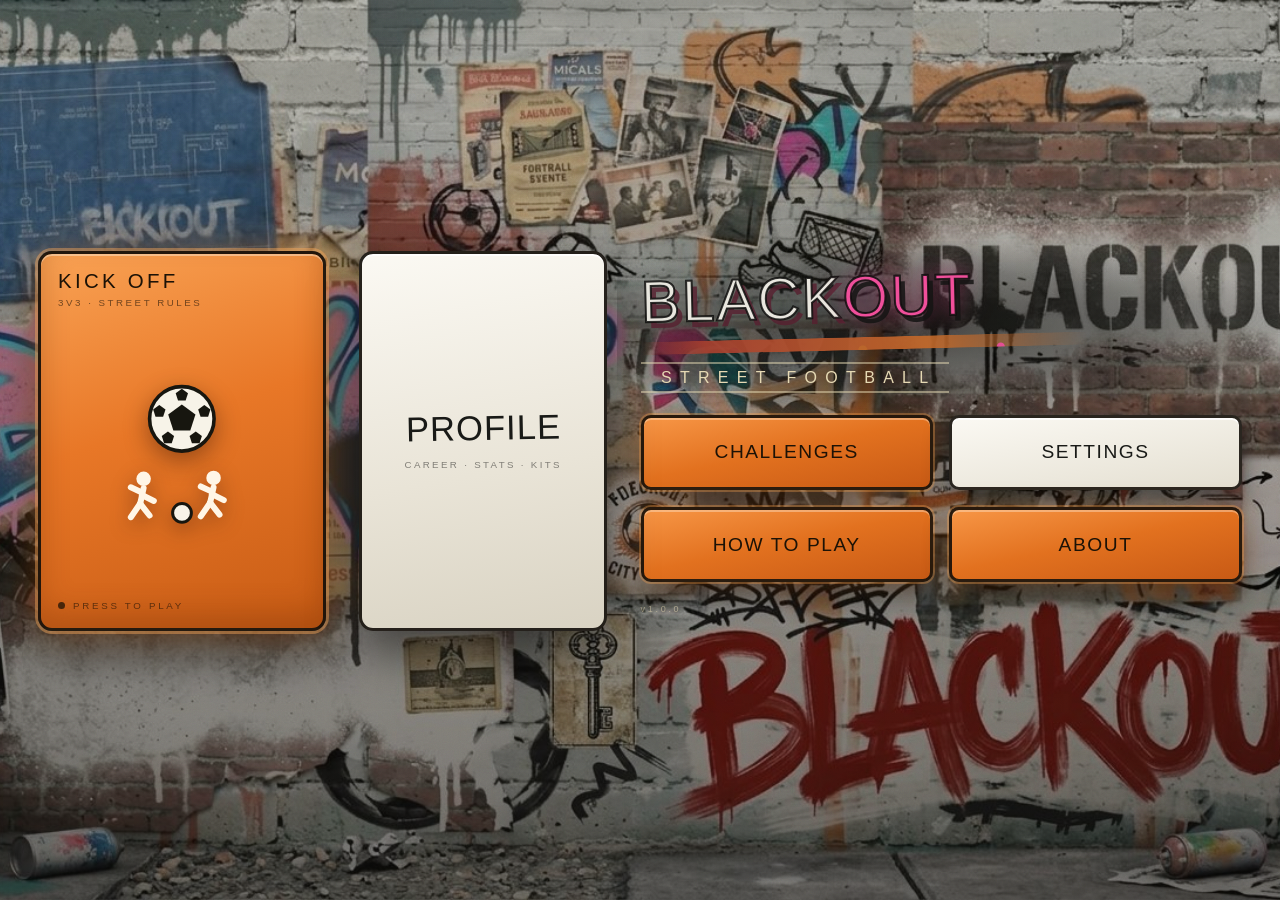
<file: index.html>
<!DOCTYPE html>
<html lang="en">
<head>
<meta charset="UTF-8" />
<meta name="viewport" content="width=device-width, initial-scale=1.0, maximum-scale=1.0, user-scalable=no, viewport-fit=cover" />
<meta name="mobile-web-app-capable" content="yes" />
<meta name="apple-mobile-web-app-capable" content="yes" />
<meta name="apple-mobile-web-app-status-bar-style" content="black-translucent" />
<meta name="theme-color" content="#141413" />
<meta name="description" content="BLACKOUT - 3V3 street football with goalkeepers" />
<title>BLACKOUT — Street Football</title>
<meta name="application-name" content="BLACKOUT" />
<link rel="stylesheet" href="css/style.css" />
<link rel="manifest" href="manifest.json" />
<link rel="icon" type="image/svg+xml" href="icons/icon-192.svg" />
<link rel="apple-touch-icon" href="icons/icon-192.svg" />
</head>
<body>
  <canvas id="game-canvas"></canvas>
  <div id="vignette"></div>
  <div id="flash"></div>

  <!-- mobile rotate-phone hint: shown ONLY while a match runs on a portrait-held
       device. Non-blocking by design (css): it never covers or intercepts the
       controls, so the joystick is reachable whatever way the phone is held. -->
  <div id="rotate-overlay" class="hidden">
    <div class="rot-box">
      <div class="rot-glyph">↻</div>
      <div class="rot-text">
        <div class="rot-title">ROTATE YOUR PHONE</div>
        <div class="rot-sub">hold your phone in landscape — the match runs that way</div>
      </div>
    </div>
  </div>

  <!-- ================= HUD ================= -->
  <div id="coin-chip" class="hidden"><span class="coin"></span><span id="coin-amnt">0</span></div>
  <button id="pause-btn" class="hidden" title="Pause">II</button>

  <div id="mode-chip" class="hidden"></div>

  <div id="scoreboard" class="hidden">
    <div class="team home">
      <span class="label" id="home-label">HOME</span>
      <span class="score" id="home-score">0</span>
    </div>
    <span class="vs">—</span>
    <div class="clock" id="clock">2:00</div>
    <span class="vs">—</span>
    <div class="team away">
      <span class="label" id="away-label">AWAY</span>
      <span class="score" id="away-score">0</span>
    </div>
  </div>

  <div id="announce"></div>
  <div id="aim-hint">TAP TO FIRE</div>
  <div id="toast" class="toast"></div>

  <!-- menu music: a small chip in the corner, only when the track changes -->
  <div id="now-playing">
    <span class="np-glyph" aria-hidden="true">♪</span>
    <span class="np-meta">
      <span class="np-label">NOW PLAYING</span>
      <span class="np-title"></span>
    </span>
  </div>

  <!-- bottom controls -->
  <div id="controls" class="hidden">
    <div id="joystick-zone"><div id="joy-base"><div id="joy-knob"></div></div></div>
    <div id="actions">
      <button id="btn-tackle">TACKLE</button>
      <button id="btn-shoot" class="primary">SHOOT</button>
      <button id="btn-sprint">SPRINT</button>
      <button id="btn-pass" class="primary">PASS</button>
      <button id="btn-switch">SWITCH</button>
    </div>
    <div id="special-wrap">
      <button id="special-btn"><div class="fill"></div><span class="lbl">SPECIAL</span></button>
      <div id="special-name"></div>
    </div>
  </div>

  <!-- ================= OVERLAYS ================= -->
  <!-- Main menu -->
  <div id="menu-overlay" class="overlay">
    <div class="panel menu-stage">
      <!-- LEFT: the primary action, the biggest thing on the screen -->
      <button id="btn-play" class="menu-kick menu-rise" type="button">
        <span class="mk-head">
          <span class="mk-label">KICK OFF</span>
          <span class="mk-sub">3V3 &middot; STREET RULES</span>
        </span>
        <span class="mk-art" aria-hidden="true">
          <svg class="mk-ball" viewBox="0 0 100 100" role="img" aria-hidden="true">
            <circle cx="50" cy="50" r="45" fill="#f7f3e8" stroke="#17160f" stroke-width="5"/>
            <g fill="#17160f">
              <path d="M50 30 L69 43.8 L61.8 66.2 L38.2 66.2 L31 43.8 Z"/>
              <path d="M50 8 L58.6 14.2 L55.3 24.3 L44.7 24.3 L41.4 14.2 Z"/>
              <path d="M89.9 37 L86.7 47.1 L76.1 47.1 L72.8 37 L81.4 30.8 Z"/>
              <path d="M74.7 84 L64.1 84 L60.8 73.9 L69.4 67.7 L78 73.9 Z"/>
              <path d="M25.3 84 L35.9 84 L39.2 73.9 L30.6 67.7 L22 73.9 Z"/>
              <path d="M10 37 L18.6 30.8 L27.2 37 L23.9 47.1 L13.3 47.1 Z"/>
            </g>
          </svg>
          <svg class="mk-players" viewBox="0 0 150 70" aria-hidden="true">
            <g fill="none" stroke="currentColor" stroke-width="7" stroke-linecap="round" stroke-linejoin="round">
              <circle cx="30" cy="15" r="8.5" fill="currentColor" stroke="none"/>
              <path d="M30 26 L26 44"/>
              <path d="M28 31 L15 25"/><path d="M28 34 L42 41"/>
              <path d="M26 44 L15 60"/><path d="M26 44 L37 58"/>
              <circle cx="112" cy="14" r="8.5" fill="currentColor" stroke="none"/>
              <path d="M112 25 L108 43"/>
              <path d="M110 30 L97 24"/><path d="M110 33 L124 40"/>
              <path d="M108 43 L97 59"/><path d="M108 43 L119 57"/>
            </g>
            <circle cx="75" cy="55" r="11" fill="#f7f3e8" stroke="#17160f" stroke-width="3.5"/>
          </svg>
        </span>
        <span class="mk-foot"><span class="mk-dot"></span>PRESS TO PLAY</span>
      </button>

      <!-- CENTER: the career card -->
      <button id="btn-profile" class="menu-profile menu-rise" type="button">
        <span class="mp-label">PROFILE</span>
        <span class="mp-sub">CAREER &middot; STATS &middot; KITS</span>
      </button>

      <!-- RIGHT: brand + the secondary navigation -->
      <div class="menu-side">
        <div class="menu-brand menu-rise">
          <div class="title-xl"><span class="t1">BLACK</span><span class="t2">OUT</span></div>
          <div class="street-tag">STREET FOOTBALL</div>
        </div>
        <div class="menu-nav menu-rise">
          <button id="btn-challenges" class="big-btn gold menu-card" type="button">CHALLENGES</button>
          <button id="btn-settings" class="big-btn secondary menu-card" type="button">SETTINGS</button>
          <button id="btn-how" class="big-btn gold menu-card" type="button">HOW TO PLAY</button>
          <button id="btn-about" class="big-btn gold menu-card" type="button">ABOUT</button>
        </div>
        <div class="menu-version" id="menu-version">v1.0.0</div>
      </div>
    </div>
  </div>

  <!-- Player profile / career card -->
  <div id="profile-overlay" class="overlay hidden">
    <div class="panel">
      <div class="title-xl" style="font-size:clamp(26px,6.4vmin,50px)"><span class="t1">YOUR</span> <span class="t2">PROFILE</span></div>
      <div class="profile-coins"><span class="coin"></span><span id="pf-coins">0</span></div>

      <div class="profile-sections">
        <div class="help-section profile-card">
          <div class="help-section-title">CAREER</div>
          <div class="help-row"><span class="help-key">M</span><span class="help-desc">Matches <b id="pf-matches">0</b></span></div>
          <div class="help-row"><span class="help-key">W</span><span class="help-desc">Wins <b id="pf-wins">0</b> · Win rate <b id="pf-winrate">0%</b></span></div>
          <div class="help-row"><span class="help-key">D</span><span class="help-desc">Draws <b id="pf-draws">0</b> · Losses <b id="pf-losses">0</b></span></div>
          <div class="help-row"><span class="help-key">G</span><span class="help-desc">Goals <b id="pf-gf">0</b> · Against <b id="pf-ga">0</b></span></div>
          <div class="help-row"><span class="help-key">CS</span><span class="help-desc">Clean sheets <b id="pf-cs">0</b></span></div>
        </div>
        <div class="help-section profile-card">
          <div class="help-section-title">PERFORMANCE</div>
          <div class="help-row"><span class="help-key">A</span><span class="help-desc">Assists <b id="pf-assists">0</b></span></div>
          <div class="help-row"><span class="help-key">S</span><span class="help-desc">Shots <b id="pf-shots">0</b></span></div>
          <div class="help-row"><span class="help-key">T</span><span class="help-desc">Tackles <b id="pf-tackles">0</b></span></div>
          <div class="help-row"><span class="help-key">SV</span><span class="help-desc">Saves <b id="pf-saves">0</b></span></div>
          <div class="help-row"><span class="help-key">ST</span><span class="help-desc">Best streak <b id="pf-streak">0</b> · Best goals <b id="pf-best">0</b></span></div>
        </div>
      </div>

      <div class="profile-history-wrap">
        <div class="help-section-title">RECENT MATCHES</div>
        <ul id="pf-history" class="profile-history" aria-label="Recent matches"></ul>
      </div>

      <div class="row-btns profile-actions">
        <button id="btn-profile-reset" class="big-btn secondary">RESET PROFILE</button>
        <button id="btn-profile-back" class="big-btn">BACK</button>
      </div>
    </div>
  </div>

  <!-- Active challenges -->
  <div id="challenges-overlay" class="overlay hidden">
    <div class="panel">
      <div class="title-xl" style="font-size:clamp(26px,6.4vmin,50px)"><span class="t1">YOUR</span> <span class="t2">CHALLENGES</span></div>
      <div class="challenge-sub">3 ACTIVE OBJECTIVES · CLEAR ONE TO EARN COINS</div>
      <div id="challenge-list" class="challenge-list" aria-label="Active challenges"></div>
      <div class="row-btns">
        <button id="btn-challenges-back" class="big-btn">BACK</button>
      </div>
    </div>
  </div>

  <!-- Game mode select -->
  <div id="mode-overlay" class="overlay hidden">
    <div class="panel">
      <div class="title-xl" style="font-size:clamp(26px,6.4vmin,50px)"><span class="t1">GAME</span> <span class="t2">MODE</span></div>
      <div class="mode-list" id="mode-list" aria-label="Game modes"></div>
      <div class="row-btns nav-btns">
        <button id="btn-mode-back" class="big-btn secondary">BACK</button>
        <button id="btn-mode-go" class="big-btn gold">CONTINUE</button>
      </div>
    </div>
  </div>

  <!-- Challenge Match: focus one active Phase 3B objective -->
  <div id="challenge-pick-overlay" class="overlay hidden">
    <div class="panel">
      <div class="title-xl" style="font-size:clamp(24px,6vmin,44px)"><span class="t1">PICK A</span> <span class="t2">CHALLENGE</span></div>
      <div class="challenge-sub">ONE ACTIVE OBJECTIVE · CLEAR IT FOR COINS</div>
      <div id="challenge-pick-list" class="challenge-list" aria-label="Active challenges to focus"></div>
      <div class="row-btns nav-btns">
        <button id="btn-challenge-pick-back" class="big-btn secondary">BACK</button>
        <button id="btn-challenge-pick-go" class="big-btn gold">CONTINUE</button>
      </div>
    </div>
  </div>

  <!-- Tournament bracket / resume -->
  <div id="tournament-overlay" class="overlay hidden">
    <div class="panel">
      <div class="title-xl" style="font-size:clamp(26px,6.4vmin,50px)"><span class="t1">STREET</span> <span class="t2">CUP</span></div>
      <div id="tournament-status" class="challenge-sub">4 TEAMS · SEMIFINAL + FINAL</div>
      <div id="tournament-bracket" class="tournament-bracket" aria-label="Tournament bracket"></div>
      <div class="row-btns nav-btns">
        <button id="btn-tournament-back" class="big-btn secondary">BACK</button>
        <button id="btn-tournament-start" class="big-btn gold">START</button>
      </div>
    </div>
  </div>

  <!-- 1. Difficulty select -->
  <div id="diff-overlay" class="overlay hidden">
    <div class="panel">
      <div class="title-xl" style="font-size:clamp(26px,6.4vmin,50px)"><span class="t1">SELECT</span> <span class="t2">DIFFICULTY</span></div>
      <div class="diff-row">
        <button class="diff-btn" id="diff-easy">
          <span class="dl">EASY</span>
        </button>
        <button class="diff-btn selected" id="diff-medium">
          <span class="dl">MEDIUM</span>
        </button>
        <button class="diff-btn" id="diff-hard">
          <span class="dl">HARD</span>
        </button>
      </div>
      <div class="row-btns nav-btns">
        <button id="btn-diff-back" class="big-btn secondary">BACK</button>
        <button id="btn-diff-go" class="big-btn gold">CONTINUE</button>
      </div>
    </div>
  </div>

  <!-- 2. Pick your star -->
  <div id="select-overlay" class="overlay hidden">
    <div class="panel">
      <div class="title-xl" style="font-size:clamp(30px,7vmin,54px)"><span class="t1">PICK</span> <span class="t2">YOUR STAR</span></div>

      <div id="char-grid" class="char-grid"></div>
      <div class="row-btns nav-btns">
        <button id="btn-back" class="big-btn secondary">BACK</button>
        <button id="btn-select-go" class="big-btn gold">CONTINUE</button>
      </div>
    </div>
  </div>

  <!-- 3. Player style (kits) -->
  <div id="style-overlay" class="overlay hidden">
    <div class="panel">
      <div class="title-xl" style="font-size:clamp(24px,6vmin,44px)"><span class="t1">PLAYER</span> <span class="t2">STYLE</span></div>
      <div class="kit-columns">
        <div class="kit-block">
          <div class="kit-title">YOUR KIT</div>
          <div id="color-grid" class="color-grid"></div>
          <div id="style-preview" class="style-preview"></div>
        </div>
        <div class="kit-block">
          <div class="kit-title">ROGUE SQUAD KIT</div>
          <div id="away-color-grid" class="color-grid"></div>
          <div id="away-kit-note" class="kit-note"></div>
        </div>
      </div>
      <div class="kit-block gear-block">
        <div class="kit-title">GEAR</div>
        <div class="gear-row">
          <div class="gear-label">OUTFIT</div>
          <div id="gear-outfit" class="gear-grid"></div>
        </div>
        <div class="gear-row">
          <div class="gear-label">HAIR</div>
          <div id="gear-hair" class="gear-grid"></div>
        </div>
        <div class="gear-row">
          <div class="gear-label">ACCESSORY</div>
          <div id="gear-accessory" class="gear-grid"></div>
        </div>
        <div class="gear-row">
          <div class="gear-label">SKIN</div>
          <div id="gear-skin" class="gear-grid"></div>
        </div>
        <div class="gear-foot">
          <div id="gear-note" class="kit-note"></div>
          <button id="btn-gear-reset" class="big-btn secondary small-btn">RESET GEAR</button>
        </div>
      </div>
      <div class="row-btns nav-btns">
        <button id="btn-style-back" class="big-btn secondary">BACK</button>
        <button id="btn-style-go" class="big-btn gold">CONTINUE</button>
      </div>
    </div>
  </div>

  <!-- 4. Court selection -->
  <div id="court-overlay" class="overlay hidden">
    <div class="panel">
      <div class="title-xl" style="font-size:clamp(24px,6vmin,44px)"><span class="t1">COURT</span> <span class="t2">SELECTION</span></div>
      <div id="court-grid" class="court-grid"></div>
      <div class="row-btns nav-btns">
        <button id="btn-court-back" class="big-btn secondary">BACK</button>
        <button id="btn-court-go" class="big-btn gold">CONTINUE</button>
      </div>
    </div>
  </div>

  <!-- 5. Match setup (presentation only) -->
  <div id="setup-overlay" class="overlay hidden">
    <div class="panel">
      <div class="title-xl" style="font-size:clamp(26px,6.4vmin,50px)"><span class="t1">MATCH</span> <span class="t2">SETUP</span></div>
      <div class="option-groups setup-groups">
        <div class="option-group">
          <div class="option-label">TIME OF DAY</div>
          <div class="option-row">
            <button class="option-btn selected" id="time-day">☀ DAY</button>
            <button class="option-btn" id="time-night">🌙 NIGHT</button>
          </div>
        </div>
        <div class="option-group">
          <div class="option-label">GAME VIEW</div>
          <div class="option-row">
            <button class="option-btn" id="view-portrait">▯ PORTRAIT</button>
            <button class="option-btn selected" id="view-landscape">▭ LANDSCAPE</button>
          </div>
        </div>
      </div>
      <div class="row-btns nav-btns">
        <button id="btn-setup-back" class="big-btn secondary">BACK</button>
        <button id="btn-start-match" class="big-btn gold">KICK OFF</button>
      </div>
    </div>
  </div>

  <!-- How to play -->
  <div id="how-overlay" class="overlay hidden">
    <div class="panel">
      <div class="title-xl" style="font-size:clamp(30px,7vmin,54px)"><span class="t1">HOW</span> <span class="t2">TO PLAY</span></div>
      <div class="help-sections">
        <div class="help-section" data-how="controls-desktop">
          <div class="help-section-title">CONTROLS — DESKTOP</div>
          <div class="help-row"><span class="help-key">↑↓←→</span><span class="help-desc">Move your player</span></div>
          <div class="help-row"><span class="help-key">W / SHIFT</span><span class="help-desc"><b>Sprint</b> — burns stamina, jogging restores it</span></div>
          <div class="help-row"><span class="help-key">A / I / SPACE</span><span class="help-desc"><b>PASS</b> when you have the ball · <b>SWITCH</b> when defending</span></div>
          <div class="help-row"><span class="help-key">S / K</span><span class="help-desc"><b>SHOOT</b> (hold to charge) when attacking · <b>TACKLE</b> when defending</span></div>
          <div class="help-row"><span class="help-key">Q</span><span class="help-desc"><b>Special</b> — when the meter is full</span></div>
          <div class="help-row"><span class="help-key">P / ESC</span><span class="help-desc">Pause · <b>R</b> rematch on results</span></div>
        </div>
        <div class="help-section" data-how="controls-mobile">
          <div class="help-section-title">CONTROLS — MOBILE</div>
          <div class="help-row"><span class="help-key">STICK</span><span class="help-desc">Left joystick moves your player</span></div>
          <div class="help-row"><span class="help-key">PASS</span><span class="help-desc">Attack: fire a pass · Defense: switch player</span></div>
          <div class="help-row"><span class="help-key">SHOOT</span><span class="help-desc">Attack: charged strike · Defense: tackle</span></div>
          <div class="help-row"><span class="help-key">SPRINT</span><span class="help-desc">Hold to burn stamina for pace</span></div>
          <div class="help-row"><span class="help-key">SPECIAL</span><span class="help-desc">Fires when the meter is full</span></div>
          <div class="help-row"><span class="help-desc">Action buttons flip between <b>PASS | SHOOT</b> (attacking) and <b>SWITCH | TACKLE</b> (defending) based on who has the ball</span></div>
        </div>
        <div class="help-divider"></div>
        <div class="help-section" data-how="gameplay">
          <div class="help-section-title">GAMEPLAY</div>
          <div class="help-row"><span class="help-key">3V3</span><span class="help-desc">You + two mates vs the Rogue Squad — each side has a goalkeeper</span></div>
          <div class="help-row"><span class="help-key">WIN</span><span class="help-desc">First to the most goals when the clock hits zero wins</span></div>
          <div class="help-row"><span class="help-key">AIM</span><span class="help-desc">Face a teammate and PASS — the ball flies where you point</span></div>
          <div class="help-row"><span class="help-key">POWER</span><span class="help-desc">Hold SHOOT longer for a harder strike; a tap is a placed finish</span></div>
          <div class="help-row"><span class="help-key">COINS</span><span class="help-desc">Wins, challenges and clean sheets pay coins that unlock more stars</span></div>
        </div>
        <div class="help-section" data-how="goalkeepers">
          <div class="help-section-title">GOALKEEPERS</div>
          <div class="help-row"><span class="help-key">AUTO</span><span class="help-desc">Keepers dive, claim and punch on their own — you never control them</span></div>
          <div class="help-row"><span class="help-key">SAVE</span><span class="help-desc">Your keeper racks up SAVES on the results board (and challenge progress)</span></div>
          <div class="help-row"><span class="help-key">CLEAR</span><span class="help-desc">After a grab they distribute short to a free teammate — press them early</span></div>
          <div class="help-row"><span class="help-key">ZONE</span><span class="help-desc">AI strikers stay out of the six-yard box; chip or work the angle instead</span></div>
        </div>
      </div>
      <div class="help-footer">Context-sensitive controls: the same button Passes or Switches, Shoots or Tackles, depending on who has the ball.</div>
      <div class="row-btns">
        <button id="btn-how-back" class="big-btn secondary">BACK</button>
      </div>
    </div>
  </div>

  <!-- Settings -->
  <div id="settings-overlay" class="overlay hidden">
    <div class="panel">
      <div class="title-xl" style="font-size:clamp(28px,6.5vmin,50px)"><span class="t1">GAME</span> <span class="t2">SETTINGS</span></div>
      <div class="help-sections settings-grid">
        <div class="help-section" data-settings="audio">
          <div class="help-section-title">AUDIO</div>
          <div class="help-row"><span class="help-key">MASTER</span>
            <span class="option-row vol-row" role="group" aria-label="Master volume">
              <button class="option-btn" id="vol-master-0" type="button">OFF</button>
              <button class="option-btn" id="vol-master-50" type="button">50%</button>
              <button class="option-btn" id="vol-master-100" type="button">100%</button>
            </span>
          </div>
          <div class="help-row"><span class="help-key">SFX</span>
            <span class="option-row vol-row" role="group" aria-label="Effects volume">
              <button class="option-btn" id="vol-sfx-0" type="button">OFF</button>
              <button class="option-btn" id="vol-sfx-50" type="button">50%</button>
              <button class="option-btn" id="vol-sfx-100" type="button">100%</button>
            </span>
          </div>
          <div class="help-row"><span class="help-key">CROWD</span>
            <span class="option-row vol-row" role="group" aria-label="Crowd volume">
              <button class="option-btn" id="vol-crowd-0" type="button">OFF</button>
              <button class="option-btn" id="vol-crowd-50" type="button">50%</button>
              <button class="option-btn" id="vol-crowd-100" type="button">100%</button>
            </span>
          </div>
          <div class="help-row"><span class="help-key">MUSIC</span>
            <span class="option-row vol-row" role="group" aria-label="Menu music volume">
              <button class="option-btn" id="vol-music-0" type="button">OFF</button>
              <button class="option-btn" id="vol-music-50" type="button">50%</button>
              <button class="option-btn" id="vol-music-100" type="button">100%</button>
            </span>
          </div>
        </div>
        <div class="help-section" data-settings="display">
          <div class="help-section-title">DISPLAY</div>
          <div class="help-row"><span class="help-key">TIME</span>
            <span class="option-row" role="group" aria-label="Time of day">
              <button class="option-btn" id="settings-day" type="button">☀ DAY</button>
              <button class="option-btn" id="settings-night" type="button">🌙 NIGHT</button>
            </span>
          </div>
          <div class="help-row"><span class="help-key">VIEW</span>
            <span class="option-row" role="group" aria-label="Game view">
              <button class="option-btn" id="settings-portrait" type="button">PORTRAIT</button>
              <button class="option-btn" id="settings-landscape" type="button">LANDSCAPE</button>
            </span>
          </div>
        </div>
        <div class="help-section" data-settings="accessibility">
          <div class="help-section-title">ACCESSIBILITY</div>
          <div class="help-row"><span class="help-key">MOTION</span>
            <span class="option-row" role="group" aria-label="Reduced motion">
              <button class="option-btn" id="rm-on" type="button">REDUCED</button>
              <button class="option-btn" id="rm-off" type="button">FULL</button>
            </span>
          </div>
          <div class="help-row"><span class="help-desc">Reduced motion disables camera shake, zoom pulses and screen entrance animations</span></div>
        </div>
        <div class="help-section" data-settings="data">
          <div class="help-section-title">DATA</div>
          <div class="help-row"><span class="help-desc">Reset clears career stats, coins, unlocks, match history, active challenges and any Street Cup run. Display, audio, difficulty and court choices stay.</span></div>
          <div class="help-row"><span class="help-key">WIPE</span>
            <span class="option-row">
              <button class="option-btn danger" id="btn-settings-reset" type="button">RESET PROGRESS</button>
            </span>
          </div>
        </div>
      </div>
      <div class="row-btns">
        <button id="btn-settings-back" class="big-btn secondary">BACK</button>
      </div>
    </div>
  </div>

  <!-- About / legal / credits / bug report -->
  <div id="about-overlay" class="overlay hidden">
    <div class="panel">
      <div class="title-xl" style="font-size:clamp(28px,6.5vmin,50px)"><span class="t1">ABOUT</span> <span class="t2">BLACKOUT</span></div>
      <div class="help-sections about-grid">
        <div class="help-section" data-about="about">
          <div class="help-section-title">ABOUT</div>
          <div class="help-row"><span class="help-key">GAME</span><span class="help-desc">BLACKOUT is a 3V3 street football game with goalkeepers — quick matches, focused challenges and a four-team Street Cup.</span></div>
          <div class="help-row"><span class="help-key">VER</span><span class="help-desc">Version <b id="about-version">1.0.0</b></span></div>
          <div class="help-row"><span class="help-key">RUN</span><span class="help-desc">Plays fully offline after the first load. No account, no server, no purchases.</span></div>
        </div>
        <div class="help-section" data-about="credits">
          <div class="help-section-title">CREDITS</div>
          <div class="help-row"><span class="help-key">3D</span><span class="help-desc">Three.js (MIT License) by the three.js authors</span></div>
          <div class="help-row"><span class="help-key">AUDIO</span><span class="help-desc">Procedural Web Audio — no samples or external music packs</span></div>
          <div class="help-row"><span class="help-key">ART</span><span class="help-desc">Court art, murals and UI treatment created for this project</span></div>
          <div class="help-row"><span class="help-key">CODE</span><span class="help-desc">Gameplay, AI, progression and UI written for BLACKOUT</span></div>
        </div>
        <div class="help-divider"></div>
        <div class="help-section" data-about="privacy">
          <div class="help-section-title">PRIVACY</div>
          <div class="help-row"><span class="help-key">LOCAL</span><span class="help-desc">Progress, settings and preferences are stored only in this browser’s localStorage</span></div>
          <div class="help-row"><span class="help-key">NET</span><span class="help-desc">No accounts, no analytics, no ads, no third-party trackers, no backend</span></div>
          <div class="help-row"><span class="help-key">CLEAR</span><span class="help-desc">Reset Progress or clearing site data removes everything this game saved</span></div>
        </div>
        <div class="help-section" data-about="terms">
          <div class="help-section-title">TERMS</div>
          <div class="help-row"><span class="help-key">AS-IS</span><span class="help-desc">The game is provided as-is for personal play, without warranty</span></div>
          <div class="help-row"><span class="help-key">SAVE</span><span class="help-desc">Local saves can be lost if you clear browser data or switch devices</span></div>
          <div class="help-row"><span class="help-key">USE</span><span class="help-desc">Play fair, have fun, and do not use the game for unlawful purposes</span></div>
        </div>
        <div class="help-divider"></div>
        <div class="help-section" data-about="report">
          <div class="help-section-title">BUG REPORT</div>
          <div class="help-row"><span class="help-desc">Builds a plain-text report with version, browser and storage state. Nothing is uploaded — copy it and send it however you like.</span></div>
          <textarea id="bug-report-box" class="bug-report-box" rows="6" readonly aria-label="Bug report text"></textarea>
          <div class="option-row" style="margin-top:10px; justify-content:center;">
            <button class="option-btn" id="btn-bug-fill" type="button">FILL REPORT</button>
            <button class="option-btn" id="btn-bug-copy" type="button">COPY</button>
          </div>
          <div id="bug-copy-status" class="kit-note" aria-live="polite"></div>
        </div>
      </div>
      <div class="row-btns">
        <button id="btn-about-back" class="big-btn secondary">BACK</button>
      </div>
    </div>
  </div>

  <!-- Loading / fatal error -->
  <div id="loading-overlay" class="overlay">
    <div class="panel loading-panel">
      <div class="title-xl"><span class="t1">BLACK</span><span class="t2">OUT</span></div>
      <div class="street-tag" id="loading-tag">LOADING THE PITCH…</div>
      <div id="loading-error" class="loading-error hidden" role="alert"></div>
      <button id="btn-loading-retry" class="big-btn gold hidden" type="button">RELOAD</button>
    </div>
  </div>

  <!-- Pause -->
  <div id="pause-overlay" class="overlay hidden">
    <div class="panel pause-panel">
      <h2>PAUSED</h2>
      <div class="row-btns">
        <button id="btn-resume" class="big-btn">RESUME</button>
        <button id="btn-restart" class="big-btn gold">RESTART</button>
        <button id="btn-pause-how" class="big-btn secondary">HOW TO PLAY</button>
        <button id="btn-quit-menu" class="big-btn secondary">QUIT TO MENU</button>
      </div>
    </div>
  </div>

  <!-- Results -->
  <div id="result-overlay" class="overlay hidden">
    <div class="panel">
      <div class="result-title" id="result-title">MATCH WON</div>
      <div class="result-mode-tag hidden" id="result-mode-tag">QUICK MATCH</div>
      <div class="result-score"><span class="rs" id="res-home">3</span> : <span class="ra" id="res-away">1</span></div>
      <table class="match-stats" id="match-stats" aria-label="Match statistics">
        <thead>
          <tr><th></th><th>YOU</th><th>ROGUE</th></tr>
        </thead>
        <tbody>
          <tr><td>GOALS</td><td id="st-h-g">0</td><td id="st-a-g">0</td></tr>
          <tr><td>ASSISTS</td><td id="st-h-as">0</td><td id="st-a-as">0</td></tr>
          <tr><td>SHOTS</td><td id="st-h-s">0</td><td id="st-a-s">0</td></tr>
          <tr><td>PASSES</td><td id="st-h-p">0</td><td id="st-a-p">0</td></tr>
          <tr><td>TACKLES</td><td id="st-h-t">0</td><td id="st-a-t">0</td></tr>
          <tr><td>SAVES</td><td id="st-h-sv">0</td><td id="st-a-sv">0</td></tr>
          <tr><td>POSSESSION</td><td id="st-h-po">50%</td><td id="st-a-po">50%</td></tr>
        </tbody>
      </table>
      <div class="result-coins" id="res-coins"><span class="coin"></span><span id="res-coins-n">+0</span></div>
      <div class="result-challenges" id="res-challenges">
        <div class="help-section-title">CHALLENGES</div>
        <ul id="res-ch-list" class="profile-history" aria-label="Completed challenges"></ul>
        <div id="res-ch-empty" class="pf-empty hidden">No challenges completed.</div>
        <div id="res-ch-coins" class="result-ch-coins hidden"></div>
      </div>
      <div class="row-btns" id="result-actions">
        <button id="btn-continue" class="big-btn gold hidden">CONTINUE</button>
        <button id="btn-rematch" class="big-btn gold">REMATCH</button>
        <button id="btn-result-setup" class="big-btn secondary hidden">MATCH SETUP</button>
        <button id="btn-result-menu" class="big-btn secondary">MAIN MENU</button>
      </div>
      <div class="ko" id="result-mode-note">+ COINS UNLOCK MORE STARS</div>
    </div>
  </div>

  <script src="lib/three.min.js"></script>
<script src="lib/GLTFLoader.js"></script>
  <script>
    // Colour pipeline: hex colours and every colour map in the game are sRGB,
    // the renderer writes sRGB out — so the working space must be linear too.
    // Set here (before any module builds a THREE.Color) or the lighting pass
    // runs on raw sRGB numbers and the whole block renders washed out.
    if (window.THREE && THREE.ColorManagement) THREE.ColorManagement.legacyMode = false;

    // Single early version stamp so a failed boot still shows a real number.
    window.BLOCKOUT_VERSION = '1.0.0';
    window.addEventListener('error', function (e) {
      try {
        var box = document.getElementById('loading-error');
        var tag = document.getElementById('loading-tag');
        var retry = document.getElementById('btn-loading-retry');
        var load = document.getElementById('loading-overlay');
        if (load && load.classList.contains('hidden')) return; // already booted
        if (tag) tag.classList.add('hidden');
        if (box) {
          box.classList.remove('hidden');
          box.textContent = 'COULD NOT START THE MATCH — ' + (e && e.message ? e.message : 'unknown error') +
            '. Try reloading. If it keeps happening, open ABOUT → BUG REPORT.';
        }
        if (retry) retry.classList.remove('hidden');
      } catch (err) { /* never mask the original error */ }
    });
    document.addEventListener('DOMContentLoaded', function () {
      var b = document.getElementById('btn-loading-retry');
      if (b) b.addEventListener('click', function () { location.reload(); });
    });
  </script>
  <script src="js/config.js"></script>
  <script src="js/difficulty.js"></script>
  <script src="js/util.js"></script>
  <script src="js/audio.js"></script>
  <script src="js/challenges.js"></script>
  <script src="js/progression.js"></script>
  <script src="js/modes.js"></script>
  <script src="js/tournament.js"></script>
  <script src="js/settings.js"></script>
  <script src="js/menu-music.js"></script>
  <script src="js/input.js"></script>
  <script src="js/particles.js"></script>
  <script src="js/courts.js"></script>
  <script src="js/models.js"></script>
  <script src="js/cosmetics.js"></script>
  <script src="js/crowd.js"></script>
  <script src="js/rig.js"></script>
<script src="js/realplayer.js"></script>
  <script src="js/ball.js"></script>
  <script src="js/player.js"></script>
  <script src="js/arena.js"></script>
  <script src="js/abilities.js"></script>
  <script src="js/ai.js"></script>
  <script src="js/keeper.js"></script>
  <script src="js/camera.js"></script>
  <script src="js/lighting.js"></script>
  <script src="js/match.js"></script>
  <script src="js/celebration.js"></script>
  <script src="js/goal-cinematic.js"></script>
  <script src="js/reactions.js"></script>
  <script src="js/hud.js"></script>
  <script src="js/main.js"></script>
  <script src="js/living.js"></script>
</body>
</html>
</file>
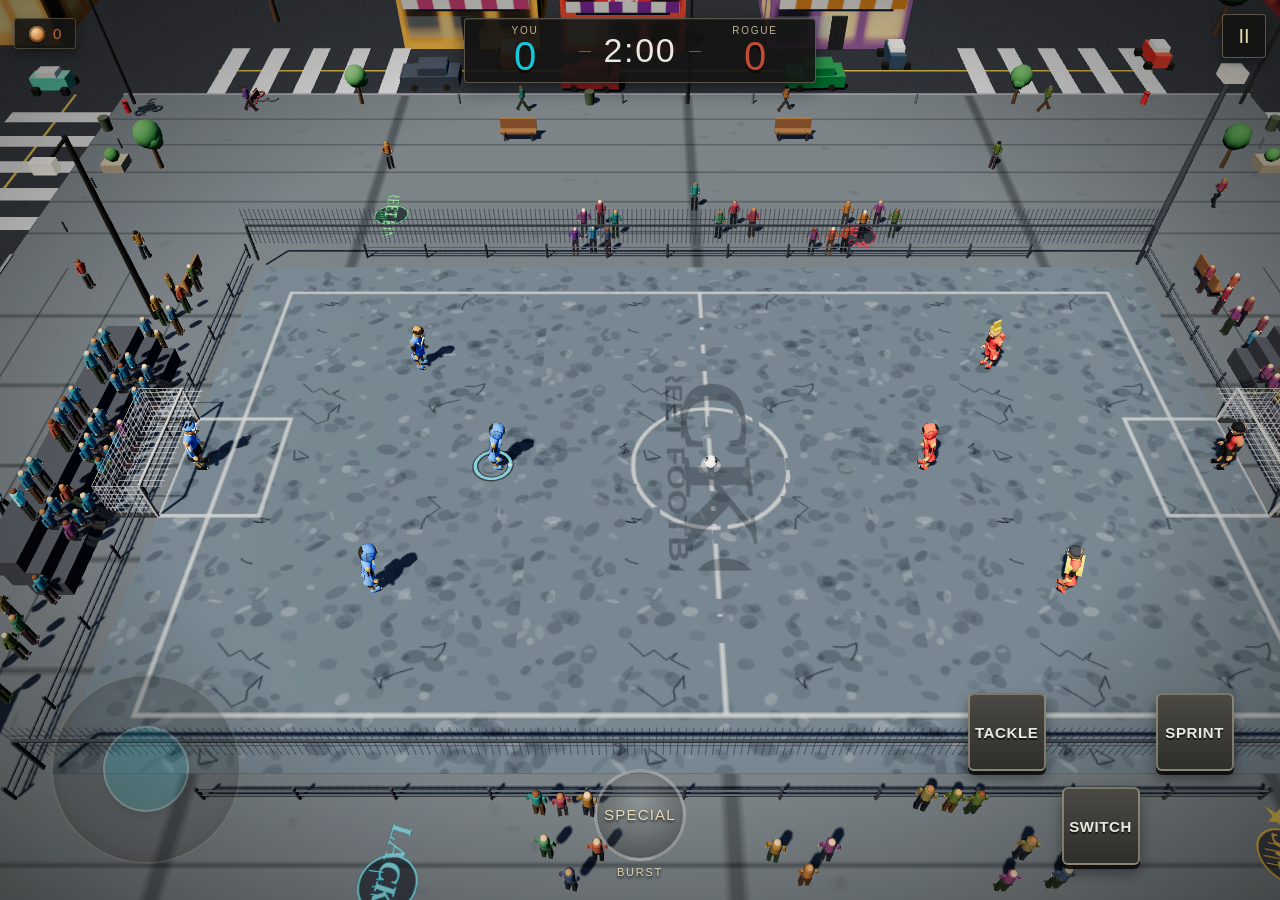
<file: tools/shot.html>
<!DOCTYPE html>
<html lang="en">
<head>
<meta charset="utf-8" />
<title>shot harness</title>
<style>
  html, body { margin: 0; width: 100%; height: 100%; overflow: hidden; background: #000; }
  iframe { border: 0; width: 100%; height: 100%; display: block; }
</style>
</head>
<body>
<iframe id="f" src="../index.html"></iframe>
<script>
// Drives the REAL game (inside the iframe) straight into the requested state
// through its own event bus, then leaves it running so --screenshot captures
// a live frame. Pure verification tooling; nothing here ships in the game.
(function () {
  var q = {};
  location.search.replace(/[?&]+([^=&]+)=([^&]*)/g, function (m, k, v) { q[k] = decodeURIComponent(v); });
  var state = q.state || 'match';
  var time = q.time || 'day';
  var court = q.court || '';
  var DBG = null;
  var f = document.getElementById('f');
  var busy = false;
  var T0 = Date.now();

  function stage(label) {
    // shot.js polls window.__shotStage on THIS frame; keep the iframe copy too
    try { window.__shotStage = label; } catch (e) {}
    try { f.contentWindow.__shotStage = label; } catch (e) {}
    console.log('STAGE:' + label);
  }

  function wait(test, cb, tag) {
    var n = 0;
    (function poll() {
      var ok = false;
      try { ok = test(); } catch (e) { ok = false; }
      if (ok) { stage(tag || 'ready'); cb(); return; }
      if (++n > 600) { stage('TIMEOUT:' + (tag || '')); return; }
      setTimeout(poll, 20);
    })();
  }

  function booted() {
    var w = f.contentWindow;
    if (!w || !w.LG || !w.LG.eventBus) return false;
    var d = f.contentDocument;
    var lo = d && d.getElementById('loading-overlay');
    return !!(lo && lo.classList.contains('hidden'));
  }

  // Two samples, 1.6s apart, of the live squads: which body each player
  // got, whether the mixer clock is advancing (real animation), the state
  // it is in, and the two y values that prove the figure is standing on
  // the deck (gameplay y and the node y the group is written with).
  // One line per player, both squads: which body, the authored facing vs the
  // rotation the group is actually drawn with, the gameplay velocity, and the
  // controller state + mixer clock. Match state comes first. Used to prove the
  // kickoff lines up looking at the ball and that nobody keeps running while
  // the match is frozen after a goal.
  function matchSnap() {
    var LGw = f.contentWindow, LG = LGw && LGw.LG;
    var m = LG && LG.Match;
    if (!m) return 'state=? (no match)';
    var out = [];
    var teams = [m.home, m.away];
    for (var t = 0; t < teams.length; t++) {
      var arr = teams[t] || [];
      for (var i = 0; i < arr.length; i++) {
        var p = arr[i], md = p && p.model;
        if (!p) continue;
        var st = md && md.anim ? md.anim.state() : null;
        var sp = Math.sqrt((p.vx || 0) * (p.vx || 0) + (p.vz || 0) * (p.vz || 0));
        out.push((t ? 'A' : 'H') + i +
          (md && md.skinned ? ' rig' : ' proc') +
          ' y=' + p.y + '/' + (md ? md.group.position.y.toFixed(3) : '-') +
          ' f=' + Number(p.facing).toFixed(2) +
          ' r=' + Number(md && md.group ? md.group.rotation.y : 0).toFixed(2) +
          ' v=' + sp.toFixed(2) +
          ' t=' + (st ? Number(st.time).toFixed(2) : '-') +
          ' s=' + (st ? st.cur : '-'));
      }
    }
    return 'state=' + m.state + ' ' + out.join(' | ');
  }

  // ?crowd=1 — DIAGNOSIS ONLY: cost of the stands crowd. Hides every crowd
  // group (bleachers, side seats, perimeter railing, instanced crowd), samples
  // renderer.info + scene mesh count + average frame time both ways, then
  // restores visibility. Nothing about the crowd itself is changed.
  function crowdProbe() {
    var LGw = f.contentWindow, LG = LGw.LG;
    var dbg = LG && LG.debug;
    var r = dbg && dbg.renderer, arena = dbg && dbg.arena, scene = dbg && dbg.scene;
    if (!r || !arena) { console.log('CROWD no renderer/arena ref'); stage('done'); return; }
    var NAMED = ['bleacher-1', 'bleacher+1', 'sideSpect+1', 'sideSpect-1', 'perimeterSpect', 'crowd'];
    var IDX = [4, 5, 6, 7, 18];   // fallback if the arena groups carry no name
    function settle(cb) {
      requestAnimationFrame(function () {
        requestAnimationFrame(function () { setTimeout(cb, 60); });
      });
    }
    // CPU+GPU cost of a frame: render N times back-to-back and gl.finish() so
    // the number reflects draw-call/submission cost, not rAF throttling.
    function bench(n) {
      var sc = dbg.scene, cam = dbg.camera;
      if (!sc || !cam) return -1;
      var gl = r.getContext();
      for (var i = 0; i < n; i++) r.render(sc, cam);
      if (gl && gl.finish) gl.finish();
      return 0;
    }
    function sceneStats() {
      var m = 0, t = 0, vis = 0;
      if (scene) scene.traverse(function (o) {
        if (o.isMesh) { m++; if (o.visible) vis++; }
        if (o.isInstancedMesh) t += 1;
      });
      // per-arena-child mesh counts — tells which block a scene delta came from
      var kids = [];
      if (arena && arena.children) arena.children.forEach(function (c, i) {
        var n = 0;
        c.traverse(function (o) { if (o.isMesh) n++; });
        kids.push((c.name || ('ch' + i)) + ':' + n);
      });
      return { meshes: m, visibleMeshes: vis, arena: kids.join(' ') };
    }
    settle(function () {
      var withC = r.info.render.calls, withT = r.info.render.triangles;
      var st = sceneStats();
      var t0 = performance.now(); bench(12);
      var withMs = (performance.now() - t0) / 12;
      var groups = [], i;
      for (i = 0; i < NAMED.length; i++) {
        var g = arena.children.find(function (c) { return c.name === NAMED[i]; });
        if (!g && arena.children[IDX[i]]) g = arena.children[IDX[i]];
        if (g) groups.push(g);
      }
      var crowdMeshes = 0, crowdInst = 0;
      groups.forEach(function (g) {
        g.visible = false;
        g.traverse(function (o) {
          if (o.isMesh) crowdMeshes++;
          if (o.isInstancedMesh) crowdInst++;
        });
      });
      settle(function () {
        var noC = r.info.render.calls, noT = r.info.render.triangles;
        var t1 = performance.now(); bench(12);
        var noMs = (performance.now() - t1) / 12;
        console.log('CROWD groups=' + groups.length + ' meshes=' + crowdMeshes +
          ' instanced=' + crowdInst + ' sceneMeshes=' + st.meshes +
          ' calls with=' + withC + ' without=' + noC + ' saved=' + (withC - noC) +
          ' (' + (withC ? Math.round(100 * (withC - noC) / withC) : 0) + '%)' +
          ' tris with=' + withT + ' without=' + noT +
          ' renderMs with=' + withMs.toFixed(2) + ' without=' + noMs.toFixed(2) +
          ' textures=' + r.info.memory.textures + ' geometries=' + r.info.memory.geometries +
          '\nCROWD arena[' + st.arena + ']');
        groups.forEach(function (g) { g.visible = true; });
        stage('done');
      });
    });
  }

  function diagMatch() {
    try { console.log('MATCHDIAG A ' + matchSnap()); } catch (e) { console.log('MATCHDIAG err ' + e.message); }
    setTimeout(function () {
      try { console.log('MATCHDIAG B ' + matchSnap()); } catch (e) { console.log('MATCHDIAG err ' + e.message); }
    }, 1600);
  }

  // ?react=1 — Phase 8: fire a spread of reactions through the REAL
  // LG.Reactions API over live play and hold them long enough to film.
  // Keepers + the slowest outfielders are chosen so the mobile-abort rule
  // (live movement outranks a weak reaction) does not undercut the frame;
  // anything honestly rejected (kickAnim / cooldown / priority) is logged.
  // A late REACTTEST released report proves the hand-back returns every
  // channel to its pre-reaction value instead of sticking.
  function reactProbe(done) {
    var LGw = f.contentWindow, LG = LGw && LGw.LG;
    var m = LG && LG.Match;
    if (!m || !LG.Reactions) { console.log('REACTTEST no match/module'); done(); return; }
    var tries = 0;
    (function waitPlay() {
      if (m.state !== 'PLAY') {
        if (++tries > 500) { console.log('REACTTEST never reached PLAY (state=' + m.state + ')'); done(); return; }
        setTimeout(waitPlay, 40);
        return;
      }
      fire();
    })();

    function sp(p) { return Math.sqrt((p.vx || 0) * (p.vx || 0) + (p.vz || 0) * (p.vz || 0)); }

    function report(tag) {
      var lines = ['REACTTEST ' + tag + ' state=' + m.state];
      var teams = [m.home, m.away];
      for (var t = 0; t < teams.length; t++) {
        var arr = teams[t] || [];
        for (var i = 0; i < arr.length; i++) {
          var p = arr[i];
          if (!p || !p._rx) continue;
          var L = p.model && p.model.limbs, b = p.model && p.model.body;
          lines.push('REACTTEST   ' + (t ? 'A' : 'H') + i + ' kind=' + p._rx.kind +
            ' t=' + p._rx.t.toFixed(2) + '/' + p._rx.dur.toFixed(2) +
            ' armLx=' + (L && L.armL ? L.armL.rotation.x.toFixed(2) : '-') +
            ' armRx=' + (L && L.armR ? L.armR.rotation.x.toFixed(2) : '-') +
            ' legLx=' + (L && L.legL ? L.legL.rotation.x.toFixed(2) : '-') +
            ' pitch=' + (b ? b.rotation.x.toFixed(2) : '-') +
            ' sp=' + sp(p).toFixed(2));
        }
      }
      lines.forEach(function (ln) { console.log(ln); });
    }

    function slowest(arr) {
      return (arr || []).slice()
        .filter(function (p) { return p && !p.isGoalkeeper; })
        .sort(function (a, b) { return sp(a) - sp(b); });
    }

    function fire() {
      var log = [];
      function put(kind, p, opts) {
        if (!p) return;
        var ok = LG.Reactions.start(p, kind, opts || {});
        log.push((ok ? '' : 'REJ-') + kind);
      }
      var hgk = (m.home || []).filter(function (p) { return p && p.isGoalkeeper; })[0];
      var agk = (m.away || []).filter(function (p) { return p && p.isGoalkeeper; })[0];
      var hs = slowest(m.home), as = slowest(m.away);
      // movement-immune beats (pri >= 50) on the busiest bodies
      put('save', hgk, { data: { parry: false }, dur: 4 });
      put('save', agk, { data: { parry: true }, dur: 4 });
      put('tackle', hs[0], { dur: 4 });
      put('hit', hs[1], { dur: 4 });
      put('hit', as[0], { dur: 4 });
      put('tackle', as[1], { dur: 4 });
      // weak beats on the stillest players — may honestly abort later
      put('fatigue', hs[2], { dur: 4 });
      put('miss', hs[3], { data: { close: true }, dur: 4 });
      put('matchEnd', as[2], { data: { side: 'lose', gk: false }, dur: 4 });
      console.log('REACTTEST fired ' + log.join(' '));
      setTimeout(function () {
        report('held');
        done();
        setTimeout(function () { report('released'); }, 4400);
      }, 800);
    }
  }

  // ?goal=1 — let the squads run, then park the ball in the away net so a
  // real goal fires (same checkGoal path the game uses), and sample the
  // whole GOAL window: frozen players must not keep running in place.
  // done() is called once the state is GOAL so the screenshot lands there.
  function goalProbe(done) {
    var LGw = f.contentWindow, LG = LGw.LG;
    if (LG) watchCrowdEvents(LG);
    var m = LG && LG.Match;
    if (!m) { console.log('GOALFORCE no match'); done(); return; }
    // one real shot through the match's own path: proves the crowd's shoot
    // listener (the forced goal below emits 'goal' but never 'shoot')
    setTimeout(function () {
      try {
        var shooters = (m.away || []).concat(m.home || [])
          .filter(function (pp) { return pp && !pp.isGoalkeeper; });
        if (shooters[0] && m.shootDirect && m.enemyGoal) {
          m.shootDirect(shooters[0], 0.9, m.enemyGoal(shooters[0].team), {});
          console.log('GOALFORCE synthetic shot fired');
        }
      } catch (e) { console.log('GOALFORCE shoot err ' + e.message); }
    }, 400);
    var placed = false, snapped = 0, beats = 0, sawGoal = false, finished = false;
    var lastCel = '';
    var cinLast = false, cinSeen = false, cinFinished = false;
    var goalsDone = 0;
    var cels = [];   // celebration variants seen across the run (3D.6)
    // count [CIN] warnings raised inside the iframe during the run
    var cinWarns = [];
    try {
      var iwc = LGw.console, owarn = iwc.warn;
      iwc.warn = function () {
        try {
          var msg = String(arguments[0] || '');
          if (msg.indexOf('[CIN]') >= 0) cinWarns.push(msg);
        } catch (e) {}
        return owarn.apply(iwc, arguments);
      };
    } catch (e) {}
    function vmax() {
      var all = (m.home || []).concat(m.away || []), best = 0;
      for (var i = 0; i < all.length; i++) {
        var v = Math.sqrt(all[i].vx * all[i].vx + all[i].vz * all[i].vz);
        if (v > best) best = v;
      }
      return best;
    }
    function finish(tag) {
      if (finished) return;
      finished = true;
      console.log('GOALFORCE ' + tag + ' cin=' + (!cinSeen ? 'never-started' : (cinFinished ? 'finished' : 'STUCK')) +
        ' cinwarn=' + cinWarns.length + (cinWarns.length ? ' [' + cinWarns.join(' | ') + ']' : '') +
        (cels.length ? ' cels=' + cels.join(',') : ''));
      done();
    }
    var iv = setInterval(function () {
      var v = vmax();
      if (!placed) {
        if (beats++ < 60) console.log('GOALFORCE beat ' + beats + ' state=' + m.state + ' vmax=' + v.toFixed(2));
        if (m.state !== 'PLAY' || v < 1.5) return;
        var C = LG.Config.court, halfL = C.length / 2;
        m.ball.x = 0; m.ball.y = 0.3; m.ball.z = -halfL - 0.55;
        m.ball.vx = m.ball.vy = m.ball.vz = 0;
        // credit a home outfielder: that net is the away goal, so team 0
        // scores with a real scorer — the celebration paths that translate
        // (gather nudges, slide travel) all get exercised
        var kickers = (m.home || []).filter(function (pp) { return pp && !pp.isGoalkeeper; });
        m.ball.lastKicker = kickers[0] || (m.home || [])[0] || null;
        // stage a box attack: the credited striker plus two supporting
        // mates near the net, so the 3D.3 reaction geometry (mates within
        // reaction distance of the run target) is reachable — a striker
        // credited from midfield can never pull his band in
        function park(pp, x, z) {
          if (!pp) return;
          pp.x = x; pp.z = z; pp.vx = 0; pp.vz = 0;
          pp.facing = Math.atan2(-x, -22.6 - z);
        }
        park(kickers[0], 0, -14);
        park(kickers[1], -4, -13);
        park(kickers[2], 2, -16);
        placed = true;
        console.log('GOALFORCE placed in PLAY');
        return;
      }
      snapped++;
      var cs = LG.Crowd && LG.Crowd.stats;
      console.log('GOALSNAP ' + snapped + ' ' + matchSnap() +
        (cs ? ' crowd=cheer:' + (cs.cheer || 0).toFixed(2) + ' arm:' + (cs.arm0 || 0).toFixed(2) +
          ' react:' + (cs.reactMin || 0).toFixed(2) + '..' + (cs.reactMax || 0).toFixed(2) +
          ' primes:' + (cs.primes || 0) : ' crowd=-'));
      if (m.state === 'GOAL') sawGoal = true;
      var cel = LG.Celebration && LG.Celebration.current;
      if (cel && cel.type !== lastCel) { lastCel = cel.type; cels.push(cel.type); console.log('GOALFORCE celeb type=' + cel.type + ' dur=' + cel.dur.toFixed(2)); }
      if (cel && cel.scorer) {
        var st = cel.scorer.model && cel.scorer.model.anim && cel.scorer.model.anim.state;
        console.log('GOALFORCE scorer x=' + cel.scorer.x.toFixed(2) + ' z=' + cel.scorer.z.toFixed(2) +
          ' v=' + Math.sqrt(cel.scorer.vx * cel.scorer.vx + cel.scorer.vz * cel.scorer.vz).toFixed(2) +
          ' face=' + cel.scorer.facing.toFixed(2) + ' anim=' + (st ? st().cur : '-'));
      }
      // goal cinematic: prove it started, ran a camera move and handed back
      var G = LG.GoalCinematic;
      if (G && G.state) {
        var gs = G.state();
        if (gs.active && !cinLast) {
          cinSeen = true;
          console.log('CINSTART t=' + gs.t.toFixed(2) + ' dur=' + gs.dur.toFixed(2) + ' mates=' + gs.mates);
          try {
            var hp = (m.home || []).map(function (pp) {
              return '(' + pp.x.toFixed(1) + ',' + pp.z.toFixed(1) + ')';
            }).join('');
            console.log('GOALFORCE team home=' + hp + ' mates=' + gs.mates +
              ' m0=' + (gs.matePos[0] ? '(' + gs.matePos[0].x.toFixed(1) + ',' + gs.matePos[0].z.toFixed(1) + ')' : '-'));
          } catch (e) {}
        }
        if (gs.active) {
          var cpos = m.camera && m.camera.camera && m.camera.camera.position;
          console.log('CINSNAP ' + snapped + ' t=' + gs.t.toFixed(2) + ' w=' + gs.w.toFixed(2) +
            ' mates=' + gs.mates +
            ' look=' + (gs.look ? '(' + gs.look.x.toFixed(2) + ',' + gs.look.z.toFixed(2) + ')' : '-') +
            (gs.matePos && gs.matePos.length ? ' m0=(' + gs.matePos[0].x.toFixed(2) + ',' + gs.matePos[0].z.toFixed(2) + ')' : '') +
            (cpos ? ' cam=(' + cpos.x.toFixed(1) + ',' + cpos.y.toFixed(1) + ',' + cpos.z.toFixed(1) + ')' : ' cam=-'));
        } else if (cinLast) {
          var mc = m.camera;
          cinFinished = true;
          console.log('CINHAND follow=(' + (mc ? mc.followX.toFixed(2) : '-') + ',' + (mc ? mc.followZ.toFixed(2) : '-') +
            ') pulse=' + (mc ? mc.zoomPulse.toFixed(2) : '-'));
        }
        cinLast = gs.active;
      } else {
        console.log('CINMISS module absent');
      }
      // capture only once the celebration has run AND real play is moving
      // again — the first pass proves freeze + resumption, the second pass
      // proves the whole cinematic (selection, framing, crowd re-prime)
      // runs again on a re-entry goal
      if (sawGoal && m.state === 'PLAY' && v > 1.5) {
        goalsDone++;
        console.log('GOALFORCE resumed in PLAY goal#' + goalsDone + ' vmax=' + v.toFixed(2));
        if (goalsDone >= 2) {
          clearInterval(iv);
          finish('resumed in PLAY x' + goalsDone + ' vmax=' + v.toFixed(2));
          return;
        }
        placed = false; sawGoal = false;
        cinLast = false; cinSeen = false; cinFinished = false; lastCel = '';
        return;
      }
      if (snapped > 170) {
        clearInterval(iv);
        finish((goalsDone ? 'second goal incomplete' : (sawGoal ? 'no PLAY after the goal' : 'never scored')) +
          ' state=' + m.state + ' goals=' + goalsDone);
      }
    }, 250);
  }

  // Wrap LG.Models.animateChar so the log can prove which bodies still
  // go through the limb maths. The Phase-2 GLB controller must never land
  // here: c.glb stays 0 for the whole run.
  function watchAnimateChar(LG) {
    var c = { glb: 0, proc: 0, orig: LG.Models.animateChar };
    LG.Models.animateChar = function () {
      var m = arguments[0];
      if (m && (m.glb || m.glbShim)) c.glb++; else c.proc++;
      return c.orig.apply(this, arguments);
    };
    return c;
  }

  // Logs the crowd's own reaction-timer state when goal/shoot fire, so a
  // probe run proves the crowd wired to the event bus (audio is gated by
  // the AudioContext, which headless runs keep suspended).
  function watchCrowdEvents(LG) {
    if (!LG.eventBus || !LG.eventBus.on) return;
    LG.eventBus.on('goal', function () {
      var s = LG.Crowd && LG.Crowd.stats;
      console.log('CROWDEVT goal cheer=' + (s ? s.cheer.toFixed(2) : '-') +
        (s ? ' react=' + (s.reactMin || 0).toFixed(2) + '..' + (s.reactMax || 0).toFixed(2) +
          ' primes=' + (s.primes || 0) + ' cel=' + (s.cel || '-') : ''));
    });
    LG.eventBus.on('shoot', function (ev) {
      var s = LG.Crowd && LG.Crowd.stats;
      var p = ev && typeof ev.power === 'number' ? ev.power : -1;
      console.log('CROWDEVT shoot power=' + p.toFixed(2) +
        ' swell=' + (s ? s.swell.toFixed(2) : '-'));
    });
  }

  // TEMPORARY live-match rig probe: answers "is the rig the thing being
  // drawn, and does the state machine actually leave idle?" by sampling
  // TEMPORARY live-match rig probe: drives the human through
  // idle -> jog -> run -> sprint -> kick -> stop -> idle -> turn and
  // records which controller states the GLB body actually reported.
  function rigProbe() {
    var LG = f.contentWindow.LG;
    var watcher = watchAnimateChar(LG);
    watchCrowdEvents(LG);

    // ?closeup=1 — ride the game's own camera close to the human (the
    // Phase-1 test player) so the final frame shows THAT body in play
    if (q.closeup) {
      var dbg = LG.debug;
      if (dbg && dbg.renderer) {
        var r2 = dbg.renderer, origRender = r2.render, gp = null;
        r2.render = function (sc, cm) {
          if (!gp && LG.Match && LG.Match.home) {
            for (var i = 0; i < LG.Match.home.length; i++) {
              if (LG.Match.home[i] && LG.Match.home[i].glbModel) { gp = LG.Match.home[i]; break; }
            }
          }
          if (cm && gp && typeof gp.x === 'number') {
            cm.position.set(gp.x + 2.6, 1.8, gp.z + 3.0);
            cm.lookAt(gp.x, 1.0, gp.z);
            cm.updateMatrixWorld(true);
          }
          return origRender.call(r2, sc, cm);
        };
        console.log('RIGPROBE closeup camera armed');
      }
    }

    // ---- the Phase-2 GLB test player (home slot 0) ----
    function glbPlayer() {
      var teams = [LG.Match && LG.Match.home, LG.Match && LG.Match.away];
      for (var t = 0; t < 2; t++) {
        var arr = teams[t] || [];
        for (var i = 0; i < arr.length; i++) {
          var p = arr[i];
          if (p && p.model && p.model.glb) return p;
        }
      }
      return null;
    }

    // joystick geometry, measured live so the same numbers work at any
    // window size (input.js: fullR = clamp(halfW * 0.58, 34, 84))
    function joyGeom() {
      var d = f.contentDocument;
      var zone = d.getElementById('joystick-zone');
      if (!zone) return null;
      var r = zone.getBoundingClientRect();
      var T = LG.Config.touch || {};
      var dead = T.stickDeadZone != null ? T.stickDeadZone : 7;
      var frac = T.stickFullTilt != null ? T.stickFullTilt : 0.58;
      var fullR = Math.max(T.stickFullMin || 34, Math.min(T.stickFullMax || 84, (r.width / 2) * frac));
      return { zone: zone, cx: r.left + r.width / 2, cy: r.top + r.height / 2, dead: dead, fullR: fullR };
    }

    // input.js eases the stick with m*(1.16-0.16m); invert it so a step
    // can ask for an exact stick magnitude (= fraction of top speed)
    function rawOf(E) {
      E = Math.max(0, Math.min(1, Number(E) || 0));
      var disc = 1.16 * 1.16 - 0.64 * E;
      return (1.16 - Math.sqrt(Math.max(0, disc))) / 0.32;
    }

    // drive(E, ux, uy): E = stick magnitude 0..1, (ux,uy) = direction.
    // E = 0 releases the stick (player coasts down to a stop).
    function drive(E, ux, uy) {
      try {
        var w = f.contentWindow, g = joyGeom();
        if (!g) { console.log('RIGPROBE drive: no zone'); return false; }
        if (!E) {
          if (joyOn) {
            g.zone.dispatchEvent(new w.PointerEvent('pointerup', {
              pointerId: 11, bubbles: true, cancelable: true, isPrimary: true, clientX: g.cx, clientY: g.cy
            }));
          }
          joyOn = false;
          console.log('RIGPROBE joy release');
          return true;
        }
        var dist = g.dead + rawOf(E) * (g.fullR - g.dead);
        if (!joyOn) {
          g.zone.dispatchEvent(new w.PointerEvent('pointerdown', {
            pointerId: 11, bubbles: true, cancelable: true, isPrimary: true, clientX: g.cx, clientY: g.cy
          }));
          joyOn = true;
          console.log('RIGPROBE joy press E=' + E + ' dir=' + ux + ',' + uy +
            ' px=' + dist.toFixed(1) + ' fullR=' + g.fullR.toFixed(1));
        }
        g.zone.dispatchEvent(new w.PointerEvent('pointermove', {
          pointerId: 11, bubbles: true, cancelable: true, clientX: g.cx + ux * dist, clientY: g.cy + uy * dist
        }));
        return true;
      } catch (e) { console.log('RIGPROBE drive err ' + e.message); return false; }
    }

    // sprint through the game's own SPRINT button (input.js bindButtons)
    function sprint(on) {
      try {
        var w = f.contentWindow, b = f.contentDocument.getElementById('btn-sprint');
        if (!b) { console.log('RIGPROBE sprint: no button'); return false; }
        b.dispatchEvent(new w.PointerEvent(on ? 'pointerdown' : 'pointerup', {
          pointerId: 12, bubbles: true, cancelable: true, isPrimary: true, clientX: 0, clientY: 0
        }));
        console.log('RIGPROBE sprint ' + (on ? 'on' : 'off'));
        return true;
      } catch (e) { console.log('RIGPROBE sprint err ' + e.message); return false; }
    }

    function forceKick() {
      var p = glbPlayer();
      if (!p) { console.log('RIGPROBE kick: no glb player'); return false; }
      p.kickAnim = 1;
      kickForced++;
      console.log('RIGPROBE glbKick forced #' + kickForced);
      return true;
    }

    // ---- state-driven script: each step acts once, then waits for the
    // controller to report the state it is supposed to reach ----
    function is(name) { return function (st) { return !!st && st.cur === name; }; }
    function wrapPi(a) {
      while (a > Math.PI) a -= Math.PI * 2;
      while (a < -Math.PI) a += Math.PI * 2;
      return a;
    }

    var steps = [
      { name: 'idle0', wait: is('idle') },
      { name: 'jog', act: function () { drive(0.40, 1, 0); }, wait: is('jog') },
      { name: 'run', act: function () { drive(0.75, 1, 0); }, wait: is('run') },
      { name: 'sprint', act: function () { sprint(true); }, wait: is('sprint') },
      { name: 'runBack', act: function () { sprint(false); }, wait: is('run') },
      // controller zeroes peak/stopT when kick starts, so the stick release
      // has to come off a run or 'stop' never arms
      { name: 'stop', act: function () { drive(0); }, wait: is('stop') },
      { name: 'idle1', wait: is('idle') },
      { name: 'kick', act: function () { forceKick(); }, wait: is('kick') },
      { name: 'turn', act: function () { drive(0.75, 0, 1); }, wait: is('run') },
      { name: 'turn2', act: function () { drive(0.75, 0, -1); },
        wait: function () { return stepTurn > 0.5; } },
      { name: 'stop2', act: function () { drive(0); }, wait: is('stop') },
      { name: 'idle2', wait: is('idle') }
    ];

    var STEP_TIMEOUT = 40, MAX_TICKS = 250, TICK_MS = 200;
    var tickN = 0, si = -1, stepTicks = 0, stepTurn = 0, lastFacing = null;
    var playAt = 0, doneScript = false, doneTick = 0;
    var joyOn = false, kickForced = 0, glbFails = 0, glbInfo = null;
    var glbSeen = {}, glbOrder = [], lastGlbState = '', maxTurn = 0;
    var timeouts = [];

    function enterStep() {
      si++;
      stepTicks = 0;
      stepTurn = 0;
      var s = steps[si];
      if (!s) return;
      console.log('RIGPROBE step[' + si + '/' + (steps.length - 1) + '] ' + s.name);
      if (s.act) { try { s.act(); } catch (e) { console.log('RIGPROBE step act err ' + e.message); } }
    }

    function counts() {
      return Object.keys(glbSeen).map(function (k) { return k + ':' + glbSeen[k]; }).join(' ');
    }

    function logLine() {
      var p = glbPlayer();
      var st = p && p.model.anim ? p.model.anim.state() : null;
      var ri = LG.debug && LG.debug.renderer && LG.debug.renderer.info;
      console.log('RIGPROBE n=' + tickN +
        ' match=' + (LG.Match && LG.Match.state) + '/' + (LG.Match ? LG.Match.clock : '-') +
        ' step=' + (steps[si] ? steps[si].name : '-') +
        ' glb=' + (p ? 1 : 0) + (st ? '/' + st.cur + '@' + st.time.toFixed(1) +
          ' sp=' + (st.spd || 0) + ' w=' + (st.weight || 0).toFixed(2) +
          ' kick=' + (st.kick || 0).toFixed(2) : '/-') +
        ' joy=' + (joyOn ? 1 : 0) + ' turn=' + maxTurn.toFixed(2) +
        ' states={' + counts() + '}' +
        ' glbAnimateChar=' + watcher.glb + ' animateChar=' + watcher.proc +
        ' fails=' + glbFails +
        (ri && ri.render ? ' calls=' + ri.render.calls + ' rtris=' + ri.render.triangles : ''));
    }

    function finish() {
      var p = glbPlayer();
      var st = p && p.model.anim ? p.model.anim.state() : null;
      console.log('RIGPROBE DONE ticks=' + tickN +
        ' playAt=' + playAt + ' scriptDone=' + (doneScript ? 1 : 0) +
        ' stepsDone=' + si + '/' + steps.length +
        ' states={' + counts() + '}' +
        ' order=' + glbOrder.join('>') +
        ' turnMax=' + maxTurn.toFixed(2) +
        ' kickForced=' + kickForced +
        ' glbAnimateChar=' + watcher.glb +
        ' animateCharProc=' + watcher.proc +
        ' fails=' + glbFails +
        ' timeouts=' + (timeouts.length ? timeouts.join(',') : 'none'));
      if (st) {
        console.log('RIGPROBE glbinfo ' + JSON.stringify({
          cur: st.cur, clips: st.clips, durs: st.durs, bob: st.bob, mapped: st.mapped,
          retarget: st.retarget, shim: st.shim, bias: st.bias,
          kickClip: st.kickClip, kickSpan: st.kickSpan, kickLen: st.kickLen,
          ground: st.ground, lift: st.lift, fails: st.fails, lastError: st.lastError
        }));
      } else {
        console.log('RIGPROBE glbinfo NONE');
      }
      console.log('RIGPROBE PROBE=' + (watcher.glb === 0 && glbFails === 0 && doneScript ? 'PASS' : 'CHECK'));
      stage('done');
    }

    function tick() {
      tickN++;
      var inPlay = !!(LG.Match && LG.Match.state === 'PLAY');
      var p = glbPlayer();
      var st = p && p.model.anim ? p.model.anim.state() : null;
      if (st) {
        glbSeen[st.cur] = (glbSeen[st.cur] || 0) + 1;
        if (st.cur !== lastGlbState) {
          glbOrder.push(st.cur);
          lastGlbState = st.cur;
          console.log('RIGPROBE glbstate ' + st.cur + ' t=' + st.time.toFixed(2) +
            ' sp=' + (st.spd || 0) + ' step=' + (steps[si] ? steps[si].name : '-'));
        }
        if (st.fails) glbFails = st.fails;
        if (!glbInfo) glbInfo = st;
        var fc = (p && typeof p.facing === 'number') ? p.facing : null;
        if (fc != null) {
          if (lastFacing != null) {
            var d = Math.abs(wrapPi(fc - lastFacing));
            stepTurn += d;
            if (d > maxTurn) maxTurn = d;
          }
          lastFacing = fc;
        }
      }
      if (inPlay && !playAt) { playAt = tickN; console.log('RIGPROBE playAt tick=' + tickN); enterStep(); }
      if (playAt && !doneScript) {
        if (!p && tickN > playAt + 15) {
          console.log('RIGPROBE NO GLB PLAYER — probe cannot run');
          doneScript = true; doneTick = tickN;
        } else {
          stepTicks++;
          var s = steps[si];
          if (s) {
            var ok = false;
            try { ok = s.wait(st); } catch (e) { ok = false; }
            if (!ok && stepTicks > STEP_TIMEOUT) {
              timeouts.push(s.name);
              console.log('RIGPROBE TIMEOUT step ' + s.name + ' (cur=' + (st ? st.cur : 'none') + ')');
            }
            if (ok || stepTicks > STEP_TIMEOUT) enterStep();
          } else { doneScript = true; doneTick = tickN; }
        }
      }
      if (tickN % 3 === 0) logLine();
      if (si >= steps.length && !doneScript) { doneScript = true; doneTick = tickN; }
      if (doneScript && tickN >= doneTick + 8) { finish(); return; }
      if (tickN >= MAX_TICKS) { finish(); return; }
      setTimeout(tick, TICK_MS);
    }
    setTimeout(tick, TICK_MS);
  }

  // ?rigtest=1 — drop the match flow entirely and line four characters up
  // for a close side view, so the player body itself (legs, boots, arms,
  // proportions) can be judged instead of a top-down match frame.
  // model 0 = idle, 1 + 2 = running, 3 = kicking.
  function rigTest() {
    var w = f.contentWindow, LG = w.LG;
    LG.Config.player.rig = 1;
    var d = f.contentDocument;
    ['menu-overlay', 'loading-overlay'].forEach(function (id) {
      try { d.getElementById(id).classList.add('hidden'); } catch (e) {}
    });
    var dbg = LG.debug;
    if (!dbg || !dbg.scene) { console.log('RIGTEST:no-scene'); stage('done'); return; }

    var ids = ['blaze', 'cannon', 'frenzy', 'stone'];
    var zs = [-2.1, -0.7, 0.7, 2.1];
    // clip + time each model is pinned to (frame-rate independent poses)
    var poses = [['idle', 0.8], ['run', 0.0], ['run', 0.31], ['kick', 0.26]];
    var lane = [], report = [];
    for (var i = 0; i < ids.length; i++) {
      var def = null;
      for (var k = 0; k < LG.Roster.length; k++) if (LG.Roster[k].id === ids[i]) def = LG.Roster[k];
      if (!def) { report.push(ids[i] + ':noroster'); continue; }
      try {
        var m = LG.Models.buildCharacter(def);
        m.group.scale.set(1.35, 1.35, 1.35);   // exactly what player.js applies
        m.group.position.set(0, 0, zs[i]);
        m.group.rotation.y = 0;                 // face +Z: we look from +Z
        dbg.scene.add(m.group);
        lane.push({ m: m, p: poses[i], f: 0 });
        report.push(ids[i] + ':' + (m.skinned ? 'skinned' : 'procedural') +
          ' parts=' + (m.group.children.length));
      } catch (e) { report.push(ids[i] + ':ERR ' + e.message); }
    }
    console.log('RIGTEST ' + report.join(' | '));

    var cam = dbg.camera;
    // the game's own loop keeps posing the camera, so pin ours from inside
    // renderer.render — the last word before the frame is drawn
    function pin() {
      cam.position.set(5.4, 1.15, 0);
      cam.lookAt(0, 0.85, 0);
      if (Math.abs(cam.fov - 45) > 0.01) { cam.fov = 45; cam.updateProjectionMatrix(); }
      cam.updateMatrixWorld(true);
    }
    try {
      var r = dbg.renderer, orig = r.render;
      r.render = function (sc, cm) { pin(); return orig.call(r, sc, cm); };
    } catch (e) { console.log('RIGTEST:renderwrap ' + e.message); }

    var FR = 0, T1 = w.performance.now();
    function frame() {
      FR++;
      pin();
      for (var i = 0; i < lane.length; i++) {
        var o = lane[i];
        o.f++;
        if (o.m.anim) o.m.anim.pose(o.p[0], o.p[1]);
      }
      w.requestAnimationFrame(frame);
    }
    w.requestAnimationFrame(frame);
    setTimeout(function () {
      console.log('RIGTEST frames=' + FR + ' elapsed=' +
        Math.round(w.performance.now() - T1) + ' vis=' + w.document.visibilityState +
        ' pvis=' + document.visibilityState);
      for (var i = 0; i < lane.length; i++) {
        var o = lane[i], L = o.m.limbs;
        console.log('RIGTEST pose ' + i +
          ' legR=' + (L ? L.legR.rotation.x.toFixed(2) : 'n/a') +
          ' legL=' + (L ? L.legL.rotation.x.toFixed(2) : 'n/a') +
          ' armL=' + (L ? L.armL.rotation.x.toFixed(2) : 'n/a') +
          ' anim=' + (o.m.anim ? JSON.stringify(o.m.anim.state()) : 'none'));
      }
    }, 700);
    setTimeout(function () { stage('done'); }, 900);
  }

  // ?glbtest=1 — Phase 2: one imported GLB footballer, close three-quarter
  // view, pinned to a retargeted clip (?glbpose=idle|jog|run|sprint|stop|kick
  // [ :t ]) so scale, grounding, facing, shadows and the pose can be judged
  // up close. ?glbpose=scan walks every clip instead.
  function fmtBox(b) {
    if (!b || !isFinite(b.min.y)) return 'none';
    var f = function (n) { return n.toFixed(3); };
    return '[' + b.min.toArray().map(f).join(',') + ']..[' + b.max.toArray().map(f).join(',') + ']' +
      ' h=' + (b.max.y - b.min.y).toFixed(3) + ' minY=' + f(b.min.y);
  }

  function glbTest() {
    var w = f.contentWindow, LG = w.LG;
    if (LG.RealPlayer && LG.RealPlayer.setLogging) LG.RealPlayer.setLogging(true);
    var watcher = watchAnimateChar(LG);
    var d = f.contentDocument;
    ['menu-overlay', 'loading-overlay'].forEach(function (id) {
      try { d.getElementById(id).classList.add('hidden'); } catch (e) {}
    });
    var dbg = LG.debug;
    if (!dbg || !dbg.scene) { console.log('GLBTEST:no-scene'); stage('done'); return; }
    if (!LG.RealPlayer) { console.log('GLBTEST:no-module'); stage('done'); return; }

    var parts = String(q.glbpose || 'idle').split(':');
    var poseName = parts[0] || 'idle';
    var dfltT = { kick: 1.0, stop: 0.31 }[poseName];
    if (dfltT == null) dfltT = 0.25;
    var poseT = parts.length > 1 ? Number(parts[1]) : dfltT;

    var t0 = w.performance.now(), tries = 0;
    (function go() {
      if (!LG.RealPlayer.ready()) {
        if (++tries > 100 || w.performance.now() - t0 > 15000) {
          console.log('GLBTEST:load-timeout status=' + JSON.stringify(LG.RealPlayer.status()));
          stage('done'); return;
        }
        setTimeout(go, 150); return;
      }
      var look = String(q.glblook || '');
      if (look && LG.Cosmetics && LG.Cosmetics.set) {
        var kv = {};
        look.split(',').forEach(function (p) {
          var i = p.indexOf('=');
          if (i > 0) kv[p.slice(0, i)] = p.slice(i + 1);
        });
        LG.Cosmetics.set('blaze', kv);
        console.log('GLBTEST look=' + JSON.stringify(kv));
      }
      var def = LG.Roster[0];
      var m;
      try { m = LG.RealPlayer.build(def); }
      catch (e) { console.log('GLBTEST:build-ERR ' + e.message); stage('done'); return; }
      if (!m) { console.log('GLBTEST:build-failed status=' + JSON.stringify(LG.RealPlayer.status())); stage('done'); return; }

      m.group.scale.set(1.35, 1.35, 1.35);   // exactly what player.js applies
      m.group.position.set(0, 0, 0);
      m.group.rotation.y = 0;                 // face +Z
      dbg.scene.add(m.group);

      var THREEx = w.THREE;
      function wp(re) {
        var hit = null;
        m.group.traverse(function (o) { if (!hit && o.isBone && re.test(o.name)) hit = o; });
        return hit;
      }
      var rest = {};
      ['footR', 'footL', 'handR', 'handL'].forEach(function (k) {
        var re = { footR: /^FootR/i, footL: /^FootL/i, handR: /^HandR/i, handL: /^HandL/i }[k];
        var b = wp(re);
        if (b) { rest[k] = b.getWorldPosition(new THREEx.Vector3()); }
      });

      m.anim.pose(poseName, poseT);

      var bindBox = new THREEx.Box3().setFromObject(m.group);
      var st0 = m.anim.state();
      console.log('GLBTEST model=glb pose=' + poseName + ':' + poseT +
        ' status=' + JSON.stringify(LG.RealPlayer.status()) +
        ' state=' + JSON.stringify(st0));
      // Box3.setFromObject ignores skinning (bind-pose geometry only) — the
      // skinned box below is what actually gets drawn
      console.log('GLBTEST skinnedBox(local)=' + fmtBox(LG.RealPlayer.box(false)) +
        ' skinnedBox(world)=' + fmtBox(LG.RealPlayer.box(true)) +
        ' bindBox=' + fmtBox(bindBox));
      var ri = dbg.renderer && dbg.renderer.info;
      if (ri && ri.render) {
        console.log('GLBTEST renderer calls=' + ri.render.calls + ' tris=' + ri.render.triangles +
          ' geometries=' + ri.memory.geometries + ' textures=' + ri.memory.textures);
      }
      console.log('GLBTEST limbs=' + ['legL', 'legR', 'armL', 'armR'].map(function (k) {
        return k + (m.limbs[k] ? '=' + m.limbs[k].name : '?MISSING');
      }).join(' ') +
        ' rest=' + Object.keys(rest).map(function (k) {
          return k + '[' + rest[k].toArray().map(function (n) { return n.toFixed(2); }).join(',') + ']';
        }).join(' '));

      var cam = dbg.camera;
      var camMode = String(q.glbcam || '');
      function pin() {
        if (camMode === 'face') {
          cam.position.set(0.78, 2.32, 1.35);
          cam.lookAt(0, 2.10, 0.40);
        } else if (camMode === 'facefront') {
          cam.position.set(0.06, 2.16, 1.55);
          cam.lookAt(0, 2.14, 0.45);
        } else {
          cam.position.set(2.4, 1.5, 2.8);
          cam.lookAt(0, 1.0, 0);
        }
        var fv = camMode ? 28 : 45;
        if (Math.abs(cam.fov - fv) > 0.01) { cam.fov = fv; cam.updateProjectionMatrix(); }
        cam.updateMatrixWorld(true);
      }
      try {
        var r = dbg.renderer, orig = r.render;
        var loggedPin = false;
        r.render = function (sc, cm) {
          pin();
          if (!loggedPin) {
            loggedPin = true;
            console.log('GLBTEST pin mode=' + camMode + ' pos=' +
              cam.position.toArray().map(function (n) { return n.toFixed(2); }).join(',') +
              ' fov=' + cam.fov);
          }
          return orig.call(r, sc, cm);
        };
      } catch (e) { console.log('GLBTEST:renderwrap ' + e.message); }

      // ?glbpose=scan — walk every retargeted clip frame by frame and print
      // what the skeleton actually does (feet/hands travel + thigh swing),
      // so each cycle can be judged without guessing from one frame
      if (poseName === 'scan') {
        var tracks = ['footR', 'footL', 'toesR', 'toesL', 'handR', 'handL', 'head', 'hips'];
        var reOf = {
          footR: /^FootR/i, footL: /^FootL/i, handR: /^HandR/i, handL: /^HandL/i,
          toesR: /^ToesR/i, toesL: /^ToesL/i,
          head: /^Head_0?10|^Head/i, hips: /^Hips/i,
          legL: /^LegL/i, legR: /^LegR/i, calfL: /^CalfL/i, calfR: /^CalfR/i
        };
        var scanBones = {};
        Object.keys(reOf).forEach(function (k) {
          m.group.traverse(function (o) { if (!scanBones[k] && o.isBone && reOf[k].test(o.name)) scanBones[k] = o; });
        });
        var st0s = m.anim.state();
        var names = String(st0s.clips || '').split(',').filter(Boolean);
        console.log('GLBTEST scan clips=' + names.join(',') +
          ' durs=' + JSON.stringify(st0s.durs) +
          ' bob=' + st0s.bob + ' mapped=' + st0s.mapped +
          ' retarget=' + st0s.retarget + ' shim=' + st0s.shim +
          ' bias=' + JSON.stringify(st0s.bias) +
          ' kick=' + st0s.kickClip + ' span=' + st0s.kickSpan + ' len=' + st0s.kickLen +
          ' bones=' + Object.keys(scanBones).map(function (k) { return k + (scanBones[k] ? '=' + scanBones[k].name : '?'); }).join(' '));
        names.forEach(function (nm) {
          var dur = (st0s.durs && st0s.durs[nm]) || 0.5;
          var span = 0, minY = 1e9, maxSwing = 0;
          var step = Math.max(0.02, dur / 24);
          for (var t = 0; t <= dur + 1e-6; t += step) {
            if (!m.anim.pose(nm, t)) break;
            m.group.updateMatrixWorld(true);
            var stp = m.anim.state();
            var row = 'GLBSCAN ' + nm + ' t=' + t.toFixed(2);
            tracks.forEach(function (k) {
              if (!scanBones[k]) return;
              var p = scanBones[k].getWorldPosition(new THREEx.Vector3());
              row += ' ' + k + '=[' + p.x.toFixed(2) + ',' + p.y.toFixed(2) + ',' + p.z.toFixed(2) + ']';
              if (k.indexOf('foot') === 0 || k.indexOf('toes') === 0) { if (p.y < minY) minY = p.y; }
            });
            if (scanBones.legL) {
              row += ' legLx=' + scanBones.legL.rotation.x.toFixed(2) +
                ' legRx=' + (scanBones.legR ? scanBones.legR.rotation.x.toFixed(2) : '?') +
                ' calfLx=' + (scanBones.calfL ? scanBones.calfL.rotation.x.toFixed(2) : '?');
              var sw = Math.abs(scanBones.legL.rotation.x - scanBones.legR.rotation.x);
              if (sw > maxSwing) maxSwing = sw;
            }
            row += ' lift=' + (stp.lift || 0).toFixed(3) + ' rest=' + (stp.restFoot || 0).toFixed(3) +
              ' bobY=' + stp.bobY;
            console.log(row);
            span = t;
          }
          console.log('GLBSCAN ' + nm + ' span=' + span.toFixed(2) + ' dur=' + dur.toFixed(2) +
            ' minFootY=' + (isFinite(minY) ? minY.toFixed(3) : '?') +
            ' thighSwing=' + maxSwing.toFixed(2));
        });
        console.log('GLBTEST animateChar glb=' + watcher.glb + ' proc=' + watcher.proc);
        stage('done');
        return;
      }

      var FR = 0, TT = w.performance.now();
      (function frame() {
        FR++;
        pin();
      // default kick pose = the frame the boot swings through the ball
      if (parts.length < 2 && poseName === 'kick') {
        var ks = m.anim.state().kickStrike;
        if (ks > 0) poseT = ks;
      }

      m.anim.pose(poseName, poseT);
        w.requestAnimationFrame(frame);
      })();

      setTimeout(function () {
        var moved = Object.keys(rest).map(function (k) {
          var re = { footR: /^FootR/i, footL: /^FootL/i, handR: /^HandR/i, handL: /^HandL/i }[k];
          var bone = wp(re);
          var now = bone ? bone.getWorldPosition(new THREEx.Vector3()) : rest[k];
          return k + 'd=[' + now.clone().sub(rest[k]).toArray().map(function (n) { return n.toFixed(3); }).join(',') + ']';
        }).join(' ');
        console.log('GLBTEST frames=' + FR + ' elapsed=' + Math.round(w.performance.now() - TT) +
          ' vis=' + w.document.visibilityState + ' pvis=' + document.visibilityState +
          ' animateChar glb=' + watcher.glb + ' proc=' + watcher.proc +
          ' state=' + JSON.stringify(m.anim.state()) + ' ' + moved);
        try {
            var heads = [], mcount = 0, reds = [];
            var sceneHead = null, sceneChest = null;
            m.group.traverse(function (o) {
              if (o.isBone && /^Head/i.test(o.name) && !sceneHead) sceneHead = o;
              if (o.isBone && /^Chest/i.test(o.name) && !sceneChest) sceneChest = o;
            });
          m.group.traverse(function (o) {
            if (o.isBone && /^Head/i.test(o.name)) {
              var p = o.getWorldPosition(new THREEx.Vector3());
              heads.push(o.name + '@' + p.toArray().map(function (n) { return n.toFixed(2); }).join(','));
            }
            if (o.isSkinnedMesh && o.skeleton && o.geometry.attributes.skinIndex) {
              var posA = o.geometry.attributes.position;
              var si = o.geometry.attributes.skinIndex;
              var sw = o.geometry.attributes.skinWeight;
              var best = -1, bestY = -1e9;
              for (var vi = 0; vi < posA.count; vi++) {
                var vy = posA.getY(vi);
                if (vy > bestY) { bestY = vy; best = vi; }
              }
              var idx4 = [si.getX(best), si.getY(best), si.getZ(best), si.getW(best)];
              var w4 = [sw.getX(best), sw.getY(best), sw.getZ(best), sw.getW(best)];
              var bnames = [];
              for (var ki = 0; ki < 4; ki++) {
                if (w4[ki] > 0.01 && o.skeleton.bones[idx4[ki]]) {
                  bnames.push(o.skeleton.bones[idx4[ki]].name + ':' + w4[ki].toFixed(2));
                }
              }
              console.log('GLBTEST skinTop localY=' + bestY.toFixed(3) + ' weightedTo=' + bnames.join(',') +
                ' sameHead=' + (o.skeleton.bones.indexOf(sceneHead) >= 0));
            }
              if (o.isMesh) {
                mcount++;
                var mat0 = o.material;
                var col = mat0 && mat0.color ? mat0.color.getHex() : -1;
                if (o.parent === sceneHead) {
                  o.geometry.computeBoundingBox();
                  var bb = o.geometry.boundingBox.clone().applyMatrix4(o.matrixWorld);
                  console.log('GLBTEST headchild col=' + (col >>> 0).toString(16) +
                    ' verts=' + o.geometry.attributes.position.count + ' bb=' + fmtBox(bb));
                }
                if (o.parent === sceneChest) {
                  o.geometry.computeBoundingBox();
                  var bb2 = o.geometry.boundingBox.clone().applyMatrix4(o.matrixWorld);
                  console.log('GLBTEST chestchild col=' + (col >>> 0).toString(16) +
                    ' verts=' + o.geometry.attributes.position.count + ' bb=' + fmtBox(bb2));
                }
              }
          });
          console.log('GLBTEST heads=' + heads.join(' | ') + ' meshes=' + mcount + ' reds=' + reds.length);
          console.log('GLBTEST boxNow=' + fmtBox(LG.RealPlayer.box(true)));
          try {
            var vb = new THREEx.Vector3(), outB = new THREEx.Box3(), anyV = false;
            m.group.updateMatrixWorld(true);
            m.group.traverse(function (o) {
              if (!o.isSkinnedMesh || !o.geometry.attributes.position) return;
              var pa = o.geometry.attributes.position;
              var stp = Math.max(1, Math.ceil(pa.count / 4000));
              for (var ii = 0; ii < pa.count; ii += stp) {
                vb.fromBufferAttribute(pa, ii);
                if (o.boneTransform) o.boneTransform(ii, vb);
                vb.applyMatrix4(o.matrixWorld);
                outB.expandByPoint(vb);
                anyV = true;
              }
            });
            if (anyV) console.log('GLBTEST displayBox=' + fmtBox(outB));
          } catch (e) { console.log('GLBTEST displayErr ' + e.message); }
          try {
            var hb = new THREEx.Vector3();
            if (sceneHead) sceneHead.getWorldPosition(hb);
            var fv = new THREEx.Vector3();
            var fy0 = 1e9, fy1 = -1e9, fz0 = 1e9, fz1 = -1e9;
            var nose = null, slices = {};
            m.group.updateMatrixWorld(true);
            m.group.traverse(function (o) {
              if (!o.isSkinnedMesh || !o.geometry.attributes.position) return;
              var pa = o.geometry.attributes.position;
              var stp = Math.max(1, Math.ceil(pa.count / 6000));
              for (var ii = 0; ii < pa.count; ii += stp) {
                fv.fromBufferAttribute(pa, ii);
                if (o.boneTransform) o.boneTransform(ii, fv);
                fv.applyMatrix4(o.matrixWorld);
                if (fv.y < hb.y - 0.05 || fv.y > hb.y + 0.62) continue;
                if (fv.y < fy0) fy0 = fv.y;
                if (fv.y > fy1) fy1 = fv.y;
                if (fv.z < fz0) fz0 = fv.z;
                if (fv.z > fz1) fz1 = fv.z;
                var sl = (Math.round(fv.y * 20) / 20).toFixed(2);
                if (slices[sl] == null || fv.z > slices[sl]) slices[sl] = fv.z;
                if (!nose || fv.z > nose.z) nose = { x: fv.x, y: fv.y, z: fv.z };
              }
            });
            var slKeys = Object.keys(slices).sort(function (a, b) { return Number(a) - Number(b); });
            console.log('GLBTEST faceSkin headBone=[' + hb.toArray().map(function (n) { return n.toFixed(2); }).join(',') + ']' +
              ' y=[' + fy0.toFixed(3) + ',' + fy1.toFixed(3) + '] z=[' + fz0.toFixed(3) + ',' + fz1.toFixed(3) + ']' +
              ' nose=' + (nose ? '[' + nose.x.toFixed(3) + ',' + nose.y.toFixed(3) + ',' + nose.z.toFixed(3) + ']' : '?') +
              ' frontByY=' + slKeys.map(function (k) { return k + ':' + slices[k].toFixed(2); }).join(' '));
          } catch (e) { console.log('GLBTEST faceSkinErr ' + e.message); }
          for (var ri = 0; ri < reds.length; ri++) console.log('GLBTEST cosmesh ' + reds[ri]);
        } catch (e) { console.log('GLBTEST cosprobe ' + e.message); }
        stage('done');
      }, 900);
    })();
  }

  // ?scale=1 — Phase 3A: measure every player's REAL rendered size in a live
  // match (skinned world box + head/shoulder/foot markers), then park the GLB
  // player beside a procedural one for a side-by-side capture. Numbers first,
  // no guessing from the scale value.
  function scaleProbe() {
    var w = f.contentWindow, LG = w.LG, THREE = w.THREE;
    if (!THREE) { console.log('SCALE:no-three'); return; }
    if (!LG.Match || !LG.Match.all) { console.log('SCALE:no-match'); return; }
    var dbg = LG.debug;

    // true rendered extents: skinned vertices through their bones, plus the
    // ordinary meshes (hair/eyes ride the head bone, so matrixWorld covers them).
    // Also returns a TORSO band box (world y in [yLo,yHi]) so shoulder/chest
    // width can be compared without arm swing polluting the number.
    function worldBox(group, yLo, yHi) {
      var out = new THREE.Box3(), band = new THREE.Box3();
      var v = new THREE.Vector3(), any = false;
      group.updateMatrixWorld(true);
      group.traverse(function (o) {
        function push() {
          out.expandByPoint(v); any = true;
          if (v.y >= yLo && v.y <= yHi) band.expandByPoint(v);
        }
        if (o.isSkinnedMesh) {
          var pos = o.geometry && o.geometry.attributes && o.geometry.attributes.position;
          if (!pos) return;
          var step = Math.max(1, Math.ceil(pos.count / 5000));
          for (var i = 0; i < pos.count; i += step) {
            v.fromBufferAttribute(pos, i);
            if (o.boneTransform) o.boneTransform(i, v);
            v.applyMatrix4(o.matrixWorld);
            push();
          }
        } else if (o.isMesh && o.geometry) {
          if (!o.geometry.boundingBox) o.geometry.computeBoundingBox();
          var bb = o.geometry.boundingBox;
          if (!bb) return;
          for (var c = 0; c < 8; c++) {
            v.set(c & 1 ? bb.max.x : bb.min.x, c & 2 ? bb.max.y : bb.min.y, c & 4 ? bb.max.z : bb.min.z);
            v.applyMatrix4(o.matrixWorld);
            push();
          }
        }
      });
      return any ? { box: out, band: band } : null;
    }

    function bonePos(group, re) {
      var hit = null;
      group.traverse(function (o) { if (!hit && o.isBone && re.test(o.name)) hit = o; });
      return hit ? hit.getWorldPosition(new THREE.Vector3()) : null;
    }
    function n2(x) { return x == null || !isFinite(x) ? '?' : x.toFixed(3); }

    var players = LG.Match.all || [];
    var counts = { glb: 0, rig: 0, proc: 0 };
    var glb = null, gkGlb = null, others = [], glbList = [];
    // ?hidemat=Begue — drop one GLB material so the layer underneath shows:
    // the only reliable way to tell "shirt under the skin layer" from
    // "skin IS the shirt" on this asset
    if (q.hidemat) {
      try {
        for (i = 0; i < players.length; i++) {
          var hm = players[i] && players[i].model;
          if (!hm || !hm.glb) continue;
          hm.group.traverse(function (o) {
            if (!o.isMesh || !o.material) return;
            if ((o.material.name || '') === q.hidemat) {
              o.visible = false;
              console.log('HIDEMAT ' + o.name + ' mat=' + o.material.name);
            }
          });
        }
      } catch (e) { console.log('HIDEMAT err ' + e.message); }
    }
    // ?parts=1 — dye every GLB material a distinct flat colour, so one
    // screenshot says which mesh is shirt / shorts / helmet / boots
    if (q.parts === '1') {
      try {
        var HUES = [0xff0000, 0x00ff00, 0x0000ff, 0xffff00, 0xff00ff, 0x00ffff, 0xffffff];
        var hi = 0;
        for (i = 0; i < players.length; i++) {
          var pm2 = players[i] && players[i].model;
          if (!pm2 || !pm2.glb) continue;
          var pzi = players[i].z;
          pm2.group.updateWorldMatrix(true, true);
          pm2.group.traverse(function (o) {
            if (!o.isMesh || !o.material) return;
            var c = HUES[hi % HUES.length];
            // Phase 3A: the shirt mesh carries a material ARRAY (jersey|skin)
            var wasArr = Array.isArray(o.material);
            var src = wasArr ? o.material : [o.material];
            var out = [];
            for (var mi = 0; mi < src.length; mi++) {
              var m2 = (src[mi] && src[mi].clone) ? src[mi].clone() : src[mi];
              if (m2 && m2.color) m2.color.setHex(c);
              if (m2) { m2.map = null; m2.needsUpdate = true; }
              out.push(m2);
            }
            o.material = wasArr ? out : out[0];
            var zc = '';
            try {
              var bb = new THREE.Box3().setFromObject(o);
              if (!bb.isEmpty()) zc = ' zc=' + ((bb.min.z + bb.max.z) / 2 - pzi).toFixed(3);
            } catch (e) {}
            console.log('PARTS ' + o.name + ' mat=' + ((src[0] && src[0].name) || '?') +
              ' -> #' + c.toString(16) + zc);
            hi++;
          });
        }
      } catch (e) { console.log('PARTS err ' + e.message); }
    }
    // ?bands=1 — paint the GLB by BIND-POSE height bands (rainbow) so one
    // shot says exactly which y-range is torso / sleeves / hands / legs /
    // head: that is the map the kit tint has to key off
    if (q.bands === '1') {
      try {
        var BANDC = [0xff0000, 0xff8000, 0xffff00, 0x00ff00, 0x00ffff, 0x0000ff, 0xff00ff, 0xffffff];
        for (i = 0; i < players.length; i++) {
          var bm = players[i] && players[i].model;
          if (!bm || !bm.glb) continue;
          bm.group.traverse(function (o) {
            if (!o.isMesh || !o.geometry || !o.geometry.attributes || !o.geometry.attributes.position) return;
            var pos = o.geometry.attributes.position, n = pos.count;
            var col = new Float32Array(n * 3);
            for (var vi = 0; vi < n; vi++) {
              var yy = pos.getY(vi);
              var bi = Math.floor((yy + 0.05) / 1.5 * BANDC.length);
              if (bi < 0) bi = 0;
              if (bi >= BANDC.length) bi = BANDC.length - 1;
              var hex = BANDC[bi];
              col[vi * 3] = ((hex >> 16) & 255) / 255;
              col[vi * 3 + 1] = ((hex >> 8) & 255) / 255;
              col[vi * 3 + 2] = (hex & 255) / 255;
            }
            o.geometry.setAttribute('color', new THREE.BufferAttribute(col, 3));
            o.material = o.material.clone();
            o.material.vertexColors = true;
            o.material.color.setHex(0xffffff);
            o.material.map = null;
            o.material.needsUpdate = true;
            console.log('BANDS ' + o.name + ' verts=' + n);
          });
        }
        for (var bi2 = 0; bi2 < BANDC.length; bi2++) {
          var lo = -0.05 + bi2 * 1.5 / BANDC.length, hi = lo + 1.5 / BANDC.length;
          console.log('BANDS y[' + lo.toFixed(2) + ',' + hi.toFixed(2) + ')=#' + BANDC[bi2].toString(16));
        }
      } catch (e) { console.log('BANDS err ' + e.message); }
    }
    // controlled pose: force every model to its idle clip first so arm swing
    // / mid-run hair jitter cannot skew width or height between players
    for (i = 0; i < players.length; i++) {
      try {
        var pm = players[i] && players[i].model;
        if (pm && pm.anim && pm.anim.pose) pm.anim.pose('idle', 0.8);
        else if (pm && pm.limbs && LG.Models && LG.Models.animateChar) LG.Models.animateChar(pm, false, 0, 0, 0);
      } catch (e) {}
    }
    // ?gscale=1.12 — trial uniform size factor on the GLB body ONLY, so the
    // side-by-side can be judged visually before any source change
    var gf = Number(q.gscale);
    var glbNow = null;
    for (i = 0; i < players.length; i++) {
      var gm = players[i] && players[i].model;
      if (gm && gm.glb && gm.group && isFinite(gf) && gf > 0) {
        try {
          gm.group.scale.multiplyScalar(gf);
          glbNow = players[i];
          console.log('SCALE gscale applied=' + gf + ' now=' + gm.group.scale.x.toFixed(3));
        } catch (e) {}
      }
    }
    for (var i = 0; i < players.length; i++) {
      var p = players[i], m = p && p.model;
      if (!m) continue;
      var kind = m.glb ? 'glb' : (m.skinned ? 'rig' : 'proc');
      counts[kind]++;
      var b = worldBox(m.group, 1.25, 1.55);
      var head = bonePos(m.group, /^Head/i);
      var sh = bonePos(m.group, /^ArmL/i);
      var hip = bonePos(m.group, /^(Hips|Hip_?bone)/i);
      var foot = bonePos(m.group, /^FootL/i);
      var tall = (p.def && p.def.body && p.def.body.tall) || 1;
      var wide = (p.def && p.def.body && p.def.body.wide) || 1;
      var box = b && b.box, band = b && b.band;
      console.log('SCALE ' + kind +
        ' team=' + p.team + ' idx=' + p.idx + ' id=' + p.id +
        (p.isGoalkeeper ? ' GK' : '') +
        ' tall=' + tall + ' wide=' + wide +
        ' gscale=' + m.group.scale.x.toFixed(3) +
        (box && box.isEmpty && !box.isEmpty() ?
             ' h=' + (box.max.y - box.min.y).toFixed(3) +
             ' top=' + box.max.y.toFixed(3) +
             ' foot=' + box.min.y.toFixed(3) +
             ' w=' + (box.max.x - box.min.x).toFixed(3) +
             ' d=' + (box.max.z - box.min.z).toFixed(3) : ' box=none') +
        (band && band.isEmpty && !band.isEmpty() ?
             ' chestW=' + (band.max.x - band.min.x).toFixed(3) +
             ' chestD=' + (band.max.z - band.min.z).toFixed(3) : '') +
        ' headY=' + n2(head && head.y) +
        ' shoulderY=' + n2(sh && sh.y) +
        ' hipY=' + n2(hip && hip.y) +
        ' footY=' + n2(foot && foot.y) +
        ' markerH=' + (p.height ? p.height.toFixed(3) : '?'));
      if (m.glb) {
        if (p.isGoalkeeper && !gkGlb) gkGlb = p;
        if (!glb) glb = p;
        glbList.push(p);
      } else others.push(p);
    }
    var ri = dbg && dbg.renderer && dbg.renderer.info;
    console.log('SCALE counts glb=' + counts.glb + ' rig=' + counts.rig +
      ' proc=' + counts.proc + ' total=' + players.length +
      (ri && ri.render ? ' renderer calls=' + ri.render.calls +
        ' tris=' + ri.render.triangles + ' geoms=' + ri.memory.geometries +
        ' tex=' + ri.memory.textures : ''));

    // ---- side-by-side: park the GLB player next to the closest team-mate,
    // both facing the camera, and pin a front view so silhouettes compare
    if (q.gk && gkGlb) glb = gkGlb;          // ?gk=1 frames the keepers
    if (!glb) { console.log('SCALE camera: nothing to frame'); return; }
    // full GLB rollout leaves no procedural peer — pair with another GLB
    // player (the other team when possible) instead
    if (!others.length) others = glbList.filter(function (qp) { return qp !== glb; });
    if (!others.length) { console.log('SCALE camera: nothing to frame'); return; }
    // prefer the OTHER team so the two kit colours sit side by side
    var pool = others.filter(function (qo) { return qo.team !== glb.team; });
    if (!pool.length) pool = others;
    if (q.gk) {
      var gkPool = pool.filter(function (op) { return op.isGoalkeeper; });
      if (gkPool.length) pool = gkPool;
    }
    var mate = pool[0], best = 1e9;
    for (i = 0; i < pool.length; i++) {
      var dd = (pool[i].x - glb.x) * (pool[i].x - glb.x) +
               (pool[i].z - glb.z) * (pool[i].z - glb.z);
      if (dd < best) { best = dd; mate = pool[i]; }
    }
    var midX = (glb.x + mate.x) / 2, midZ = (glb.z + mate.z) / 2;
    console.log('SCALE pair glb=' + glb.id + '(team' + glb.team + ') vs ' +
      mate.id + '(team' + mate.team + ') at ' + midX.toFixed(2) + ',' + midZ.toFixed(2));

    function park() {
      try {
        var fv = q.face != null && q.face !== '' ? Number(q.face) : 0;
        glb.x = midX - 0.62; glb.z = midZ; glb.vx = 0; glb.vz = 0;
        glb.facing = fv; glb.want.x = 0; glb.want.z = 0;
        mate.x = midX + 0.62; mate.z = midZ; mate.vx = 0; mate.vz = 0;
        mate.facing = fv; mate.want.x = 0; mate.want.z = 0;
      } catch (e) {}
    }
    park();
    var cam = dbg && dbg.camera;
    function pin() {
      if (!cam) return;
      park();
      var pd = Number(q.pairz) > 0.5 ? Number(q.pairz) : 4.2;
      if (!pin.logged) {
        pin.logged = 1;
        try {
          console.log('SCALE pin glb=' + glb.x.toFixed(2) + ',' + glb.z.toFixed(2) +
            '->model ' + glb.model.group.position.toArray().map(function (n) { return n.toFixed(2); }).join(',') +
            ' | mate=' + mate.id + '(' + mate.team + ') ' + mate.x.toFixed(2) + ',' + mate.z.toFixed(2) +
            '->model ' + mate.model.group.position.toArray().map(function (n) { return n.toFixed(2); }).join(',') +
            ' glb=' + (mate.model.glb ? 1 : 0));
          var skinned = 0, meshN = 0;
          dbg.scene.traverse(function (o) {
            if (o.isSkinnedMesh) skinned++;
            else if (o.isMesh) meshN++;
          });
          console.log('SCALE scene skinnedMeshes=' + skinned + ' otherMeshes=' + meshN);
        } catch (e) { console.log('SCALE pin err ' + e.message); }
      }
      cam.position.set(midX, 1.15, midZ + pd);
      cam.lookAt(midX, 1.0, midZ);
      if (Math.abs(cam.fov - 40) > 0.01) { cam.fov = 40; cam.updateProjectionMatrix(); }
      cam.updateMatrixWorld(true);
    }
    if (cam) {
      try {
        var r = dbg.renderer, orig = r.render;
        r.render = function (sc, cm) { pin(); return orig.call(r, sc, cm); };
        console.log('SCALE camera pinned');
      } catch (e) { console.log('SCALE renderwrap ' + e.message); }
    }
  }

  function flow() {
    if (busy) return;
    busy = true;
    var w = f.contentWindow, LG = w.LG;
    try { LG.Settings.setTimeOfDay(time); } catch (e) {}
    try { LG.Settings.setView(q.view || 'landscape'); } catch (e) {}
    // ?rig=1 / ?rig=0 force the skinned player rig on/off before the match
    // builds its characters; with no flag the shipped default in
    // LG.Config.player.rig applies. Always echo both so the .log can prove
    // which body actually ran.
    if (q.rig === '1' || q.rig === '0') {
      try { LG.Config.player.rig = Number(q.rig); } catch (e) {}
    }
    console.log('RIG enabled=' + ((LG.Rig && LG.Rig.enabled) ? LG.Rig.enabled() : 'no-rig-module') +
      ' cfg=' + LG.Config.player.rig);
    // ?glbscope=0..3 picks who wears the imported GLB footballer
    // (0 = nobody, 1 = one test slot, 2 = all outfield, 3 = everybody).
    // Always echoed so the .log can prove which rollout actually ran.
    if (q.glbscope !== undefined && q.glbscope !== '') {
      try { LG.Config.player.glbScope = Number(q.glbscope); } catch (e) {}
    }
    console.log('GLB scope=' + LG.Config.player.glbScope);
    // harness-only: turn on the one-shot [RIG] creation/state logs so the
    // .log file proves which body ran. ?riglog=0 silences them.
    try { if (LG.Rig && LG.Rig.setLogging) LG.Rig.setLogging(q.riglog !== '0'); } catch (e) {}
    try { if (LG.RealPlayer && LG.RealPlayer.setLogging) LG.RealPlayer.setLogging(q.riglog !== '0'); } catch (e) {}
    // ?glb=0 forces the Phase-1 test player back to the procedural body,
    // so an A/B run can prove what the GLB player adds (and that the
    // fallback path still works)
    if (q.glb === '0') {
      try {
        if (LG.RealPlayer && LG.RealPlayer.setEnabled) LG.RealPlayer.setEnabled(false);
        console.log('GLB disabled by ?glb=0');
      } catch (e) {}
    } else if (LG.RealPlayer && LG.RealPlayer.status) {
      console.log('GLB status=' + JSON.stringify(LG.RealPlayer.status()));
    }

    if (state === 'menu') { stage('menu'); return; }
    if (q.rigtest) { rigTest(); return; }
    if (q.glbtest) { glbTest(); return; }

    wait(function () { return LG.Courts && LG.Courts.probeAll; }, function () {
      LG.Courts.probeAll(function () {
        stage('courts');
        // linear pre-match flow, exactly as the UI would emit it; the court
        // screen builds its own grid, so the tile is CLICKED like a player
        // would (LG.Courts.set alone would never repaint the pitch surface)
        var steps = ['playRequested', 'modeConfirmed', 'difficultyConfirmed',
                     'selectConfirmed', 'styleConfirmed'];
        var i = 0;
        (function next() {
          if (i < steps.length) {
            var st = steps[i++];
            console.log('STEP:' + st);
            try { LG.eventBus.emit(st); console.log('STEPok:' + st); }
            catch (e) { console.log('STEPerr:' + st + ' ' + e.message); }
            setTimeout(next, 60); return;
          }
          setTimeout(function () {
            var d = f.contentDocument;
            var grid = d.getElementById('court-grid');
            if (grid) {
              var list = LG.Courts.list();
              var want = 0;
              for (var k = 0; k < list.length; k++) if (list[k].id === court) want = k + 1;
              var tile = grid.children[want];
              console.log('STEP:tile click grid=' + !!grid + ' children=' + grid.children.length + ' want=' + want);
              if (tile && tile.click) tile.click();
            } else console.log('STEP:no court-grid');
            setTimeout(function () {
              console.log('STEP:courtConfirmed');
              LG.eventBus.emit('courtConfirmed');
              setTimeout(function () {
                console.log('STEP:startMatch');
                LG.eventBus.emit('startMatchRequested');
                // the scene is built asynchronously — only report the match
                // stage once a few frames have rendered, then run any probe
                // and finish with the terminal stage the driver waits for
                setTimeout(function () {
                  stage('match');
                  if (q.rigtest) { /* rigtest returns earlier */ }
                  else if (!q.ray && !q.sweep && !q.tex && !q.findz && !q.hide) {
                    diagMatch();
                    if (q.rigprobe) {
                      // keep the stage off 'match' so the driver waits for the
                      // probe's own terminal 'done' instead of capturing at the
                      // first stable beat (finish() stages it)
                      stage('rigprobe');
                      rigProbe();
                      return;
                    }
                    if (q.scale) scaleProbe();
                    if (q.crowd) { stage('crowdprobe'); crowdProbe(); return; }
                    if (q.goal) {
                      // keep the stage off 'match' so the driver doesn't
                      // capture at the first stable beat — it must wait for
                      // goalProbe to park us inside the GOAL window
                      stage('goalprobe');
                      goalProbe(function () { stage('done'); });
                      return;
                    }
                    if (q.react) {
                      // off 'match' too: the driver must wait for the
                      // reaction bank to be up on live players
                      stage('reactprobe');
                      reactProbe(function () { stage('done'); });
                      return;
                    }
                  }
                  if (q.ray || q.sweep || q.tex || q.findz || q.hide) startProbes();
                  else stage('done');
                }, 900);
              }, 80);
            }, 80);
          }, 120);
        })();
      });
    }, 'probed');
  }

  // Optional: ?ray=757,500;772,300 — raycast the live scene at those CSS
  // pixels and dump what is actually there to the Chrome console (shot.js
  // echoes CONSOLE lines), so a visual artifact can be identified by name.
  // ?sweep=1 does a grid sweep over the whole frame instead, run just before
  // the screenshot so both describe the same frame.
  var ARENA_CH = ['sky', 'ground', 'surface', 'goals', 'bleacher-1', 'bleacher+1',
    'sideSpect+1', 'sideSpect-1', 'buildings', 'murals', 'props', 'graffiti', 'crosswalks',
    'barriers', 'lamps', 'benches', 'trees', 'vehicles', 'streetFurniture',
    'perimeterSpect', 'crowd', 'fenceH-1', 'fenceH+1', 'fenceV-1', 'fenceV+1'];

  function topInfo(o) {
    var t = o, p = o;
    var chain = [];
    while (p) { if (p.parent && p.parent === DBG.arena) break; p = p.parent; t = p; if (!p) break; }
    var idx = DBG.arena.children.indexOf(t);
    var g = o.geometry && o.geometry.type;
    return (idx >= 0 ? ARENA_CH[idx] || ('ch' + idx) : 'other') + '/' + (g || '-') + '/' + (o.name || '-');
  }

  var TARGETS = null;

  function buildTargets() {
    if (TARGETS) return TARGETS;
    console.log('PROBE:traverse-start ' + Date.now());
    var list = [], meshes = 0, tris = 0, inst = 0, bad = 0;
    DBG.scene.traverse(function (o) {
      if (!o.isMesh && !o.isPoints && !o.isLine) return;
      meshes++;
      var g = o.geometry;
      if (g && g.attributes && g.attributes.position) {
        var n = g.attributes.position.count;
        tris += (g.index ? g.index.count : n) / 3;
        if (g.attributes.position.count > 200000) bad++;
      }
      if (o.isInstancedMesh) inst += o.count;
      list.push(o);
    });
    TARGETS = list;
    console.log('SCENE meshes=' + meshes + ' tris=' + Math.round(tris) +
      ' instanced=' + inst + ' heavy=' + bad + ' list=' + list.length);
    return list;
  }

  function firstHit(rc) {
    var hits = rc.intersectObjects(buildTargets(), false);
    for (var i = 0; i < hits.length; i++) {
      var o = hits[i].object;
      if (o.visible === false) continue;
      var m = Array.isArray(o.material) ? o.material[0] : o.material;
      if (m && m.transparent && m.opacity < 0.35) continue;
      return hits[i];
    }
    return hits[0] || null;
  }

  function castPx(px, py, rc, r) {
    rc.setFromCamera({ x: (px - r.left) / r.width * 2 - 1, y: -((py - r.top) / r.height * 2 - 1) }, DBG.camera);
    var h = firstHit(rc);
    if (!h) return 'none';
    return topInfo(h.object) + ' @' + h.point.x.toFixed(1) + ',' + h.point.y.toFixed(1) + ',' + h.point.z.toFixed(1);
  }

  function raycast() {
    if (!q.ray && !q.sweep) return;
    console.log('PROBE:enter ' + Date.now());
    try {
      var w = f.contentWindow, THREE = w.THREE, LG = w.LG;
      var d = f.contentDocument;
      var cv = d.getElementById('game-canvas');
      var r = cv.getBoundingClientRect();
      var cam = LG.debug && LG.debug.camera;
      DBG = LG.debug;
      if (!cam) { console.log('RAY:no-debug'); return; }
      // the probe can run before the next render, so make sure the camera
      // matrices describe the pose we are about to sample
      cam.updateProjectionMatrix(); cam.updateMatrixWorld(true);
      // the scene graph can be rebuilt (court surface swap, props) after the
      // first probe pass — always re-collect the raycast targets and refresh
      // world matrices so the hits describe the frame we are looking at
      DBG.scene.updateMatrixWorld(true);
      TARGETS = null;
      buildTargets();
      console.log('RECT ' + JSON.stringify({l:Math.round(r.left),t:Math.round(r.top),w:Math.round(r.width),h:Math.round(r.height),vw:f.contentWindow.innerWidth,vh:f.contentWindow.innerHeight,asp:cam.aspect}));
      var t0 = performance.now();
      var rc = new THREE.Raycaster();
      rc.params.Points = { threshold: 0.01 };

      if (q.sweep) {
        var rows = [140, 300, 450, 600, 750];
        for (var yi = 0; yi < rows.length; yi++) {
          var y = rows[yi], segs = [], cur = null;
          for (var x = 680; x <= 840; x += 2) {
            var k = castPx(x, y, rc, r);
            if (!cur || cur.k !== k) {
              if (cur) { segs.push(cur); }
              cur = { k: k, a: x, b: x };
            } else cur.b = x;
          }
          if (cur) segs.push(cur);
          var out = ['SWEEP y=' + y + ' n=' + segs.length];
          for (var s = 0; s < segs.length; s++) {
            var sg = segs[s];
            // keep every segment - a 2px line IS the artifact we are hunting
            out.push(sg.a + '-' + sg.b + ':' + sg.k);
          }
          console.log(out.join(' | ') + ' [t=' + Math.round(performance.now() - t0) + 'ms]');
        }
        var cp = cam.position;
        console.log('CAM ' + cp.x.toFixed(1) + ',' + cp.y.toFixed(1) + ',' + cp.z.toFixed(1) + ' fov=' + cam.fov.toFixed(1));
        return;
      }

      console.log('WIN ' + JSON.stringify({
        iw: f.contentWindow.innerWidth, ih: f.contentWindow.innerHeight,
        de: [f.contentDocument.documentElement.clientWidth, f.contentDocument.documentElement.clientHeight],
        buf: [cv.width, cv.height], css: [cv.clientWidth, cv.clientHeight], rect: [Math.round(r.width), Math.round(r.height)]
      }));
      var vd0 = new THREE.Vector3(); cam.getWorldDirection(vd0);
      var org0 = new THREE.Vector3().setFromMatrixPosition(cam.matrixWorld);
      console.log('VDIR ' + vd0.toArray().map(function(n){return n.toFixed(3)}).join(',') +
        ' | ORG ' + org0.toArray().map(function(n){return n.toFixed(2)}).join(',') +
        ' | POS ' + cam.position.toArray().map(function(n){return n.toFixed(2)}).join(',') +
        ' | rot ' + cam.rotation.x.toFixed(3) + ',' + cam.rotation.y.toFixed(3) + ',' + cam.rotation.z.toFixed(3) +
        ' | up ' + cam.up.toArray().map(function(n){return n.toFixed(2)}).join(','));
      var pts = q.ray.split(';');
      for (var i = 0; i < pts.length; i++) {
        var ab = pts[i].split(',');
        var px = parseFloat(ab[0]), py = parseFloat(ab[1]);
        var s0 = performance.now();
        rc.setFromCamera({ x: (px - r.left) / r.width * 2 - 1, y: -((py - r.top) / r.height * 2 - 1) }, DBG.camera);
        var all = rc.intersectObjects(buildTargets(), false);
        var desc = [];
        for (var q2 = 0; q2 < Math.min(all.length, 8); q2++) {
          var o2 = all[q2].object, m2 = Array.isArray(o2.material) ? o2.material[0] : o2.material;
          desc.push(all[q2].distance.toFixed(2) + 'm ' + topInfo(o2) + ' pos' + o2.position.x.toFixed(1) + ',' + o2.position.y.toFixed(2) + ',' + o2.position.z.toFixed(1) + ' vis=' + o2.visible + '/' + (o2.parent ? o2.parent.visible : '?') + ' @' + all[q2].point.x.toFixed(1) + ',' + all[q2].point.y.toFixed(2) + ',' + all[q2].point.z.toFixed(1) +
            (m2 ? ' col#' + (m2.color ? m2.color.getHexString() : '') + (m2.transparent ? ' tr' + m2.opacity : '') + (m2.map ? ' map' : '') : ''));
        }
        console.log('HITS ' + px + ',' + py + ': ' + desc.join(' || '));
        var res = castPx(px, py, rc, r);
        console.log('RAY ' + px + ',' + py + ': ' + res + ' [t=' + Math.round(performance.now() - s0) + 'ms]');
        var el = d.elementFromPoint(px, py);
        console.log('DOM ' + px + ',' + py + ': ' + (el ? (el.tagName + '#' + el.id + ' cls=' + el.className + ' z=' + (d.defaultView.getComputedStyle(el).zIndex || '-')) : 'null'));
      }
      var cp2 = cam.position;
      console.log('CAM ' + cp2.x.toFixed(1) + ',' + cp2.y.toFixed(1) + ',' + cp2.z.toFixed(1) + ' fov=' + cam.fov.toFixed(1));
    } catch (e) { console.log('RAY:ERR ' + (e && e.message)); }
  }

  // ?tex=1 - dump every textured ground/pitch material's image and look for
  // suspiciously dark rows/columns (a stray line drawn into a canvas texture).
  function scanImage(name, img, w, h) {
    try {
      var cv2 = d2canvas(w, h);
      var cx = cv2.getContext('2d');
      cx.drawImage(img, 0, 0, w, h);
      var data = cx.getImageData(0, 0, w, h).data;
      var eL = 0, eR = 0, eT = 0, eB = 0, t2;
      for (t2 = 0; t2 < h; t2++) { eL += lum(0, t2); eR += lum(w - 1, t2); }
      for (t2 = 0; t2 < w; t2++) { eT += lum(t2, 0); eB += lum(t2, h - 1); }
      eL /= h; eR /= h; eT /= w; eB /= w;
      function lum(x, y) { var i = (y * w + x) * 4; return 0.299 * data[i] + 0.587 * data[i + 1] + 0.114 * data[i + 2]; }
      var colMean = [], rowMean = [], i2, x, y, s;
      for (x = 0; x < w; x++) { s = 0; for (y = 0; y < h; y++) s += lum(x, y); colMean.push(s / h); }
      for (y = 0; y < h; y++) { s = 0; for (x = 0; x < w; x++) s += lum(x, y); rowMean.push(s / w); }
      function anomalies(arr, tag) {
        var out = [];
        for (var k = 1; k < arr.length - 1; k++) {
          var nb = (arr[k - 1] + arr[k + 1]) / 2;
          if (arr[k] < nb - 14) out.push(tag + k + ':' + arr[k].toFixed(0) + '<' + nb.toFixed(0));
        }
        return out.slice(0, 24);
      }
      console.log('TEX ' + name + ' ' + w + 'x' + h +
        ' | darkCols ' + anomalies(colMean, 'c').join(',') +
        ' | darkRows ' + anomalies(rowMean, 'r').join(',') +
        ' | edge dX=' + (eL - eR).toFixed(1) + ' dY=' + (eT - eB).toFixed(1) +
        ' L=' + eL.toFixed(0) + ' R=' + eR.toFixed(0) + ' T=' + eT.toFixed(0) + ' B=' + eB.toFixed(0));
    } catch (e) { console.log('TEX ' + name + ' ERR ' + e.message); }
  }
  function d2canvas(w, h) {
    var c2 = f.contentDocument.createElement('canvas');
    c2.width = w; c2.height = h;
    return c2;
  }

  function texProbe() {
    if (!q.tex) return;
    try {
      var THREE = f.contentWindow.THREE;
      DBG = f.contentWindow.LG.debug;
      var seen = 0;
      DBG.scene.traverse(function (o) {
        if (!o.isMesh || seen > 14) return;
        var m = Array.isArray(o.material) ? o.material[0] : o.material;
        if (!m || !m.map || !m.map.image) return;
        if (o.position.y > 1 || o.position.y < -1) return;
        var img = m.map.image;
        var w = img.width || img.naturalWidth, h = img.height || img.naturalHeight;
        if (!w || !h || w > 4096) return;
        seen++;
        var gp = new THREE.Vector3(); o.getWorldPosition(gp);
        var gg = o.geometry.parameters || {};
        scanImage((o.geometry && o.geometry.type) + '@y' + o.position.y.toFixed(2) +
          ' rep' + (m.map.repeat ? m.map.repeat.x + 'x' + m.map.repeat.y : '-') +
          ' wp(' + gp.x.toFixed(1) + ',' + gp.y.toFixed(2) + ',' + gp.z.toFixed(1) + ')' +
          ' dim=' + (gg.width || '?') + 'x' + (gg.height || '?') +
          ' vis=' + o.visible + ' parent=' + (o.parent ? (o.parent.name || o.parent.type) : '-') +
          ' side=' + m.side + ' col=#' + m.color.getHexString(), img, w, h);
      });
      if (!seen) console.log('TEX none');
    } catch (e) { console.log('TEX:ERR ' + e.message); }
  }

  // ?findz=-2.14 — list every mesh whose world bounding box crosses that
  // constant-z line near the ground, so a rendered artifact can be named.
  function findProbe() {
    if (q.findz === undefined || q.findz === '') return;
    try {
      var THREE = f.contentWindow.THREE;
      DBG = f.contentWindow.LG.debug;
      DBG.scene.updateMatrixWorld(true);
      var zc = Number(q.findz);
      var n = 0;
      DBG.scene.traverse(function (o) {
        if (!o.isMesh && !o.isLine && !o.isPoints) return;
        var bb = new THREE.Box3().setFromObject(o);
        if (!isFinite(bb.min.x)) return;
        if (bb.max.z < zc - 0.4 || bb.min.z > zc + 0.4) return;
        if (bb.max.y < -1 || bb.min.y > 6) return;
        var m = Array.isArray(o.material) ? o.material[0] : o.material;
        n++;
        if (n > 80) return;
        console.log('FIND ' + (n) + ' ' + o.geometry.type +
          ' x[' + bb.min.x.toFixed(1) + ',' + bb.max.x.toFixed(1) + ']' +
          ' y[' + bb.min.y.toFixed(2) + ',' + bb.max.y.toFixed(2) + ']' +
          ' z[' + bb.min.z.toFixed(2) + ',' + bb.max.z.toFixed(2) + ']' +
          ' dx=' + (bb.max.x - bb.min.x).toFixed(1) +
          ' dz=' + (bb.max.z - bb.min.z).toFixed(1) +
          ' vis=' + o.visible +
          ' mat=' + (m ? (m.type + (m.map ? '+map' : '') + '#' + m.color.getHexString() + ' t' + (m.transparent ? m.opacity : 1)) : '-') +
          ' parent=' + (o.parent ? (o.parent.name || o.parent.type) : '-'));
      });
      console.log('FIND done n=' + n);
    } catch (e) { console.log('FIND:ERR ' + e.message); }
  }

  // ?hide=asphalt,walk,slab,lines,logo — hide ground-plane layers by shape so
  // a rendered artifact can be attributed to the layer that draws it.
  function hideProbe() {
    if (!q.hide) return;
    try {
      var THREE = f.contentWindow.THREE;
      DBG = f.contentWindow.LG.debug;
      var want = q.hide.split(',');
      var n = 0;
      DBG.scene.traverse(function (o) {
        if (!o.isMesh && !o.isLine && !o.isPoints) return;
        var p = o.geometry && o.geometry.parameters;
        var m = o.material && (Array.isArray(o.material) ? o.material[0] : o.material);
        var hit = '';
        if (o.isLine || o.isPoints) hit = 'line';
        else if (p && o.geometry.type === 'PlaneGeometry') {
          if (p.width === 100 && p.height === 100) hit = 'asphalt';
          else if (p.width === 17) hit = 'walk';
          else if (p.width === 26 && p.height === 44) hit = (m && m.isMeshBasicMaterial) ? 'lines' : 'slab';
          else if (p.width === 10.4) hit = 'logo';
        }
        if (want.indexOf('all') >= 0 || (hit && want.indexOf(hit) >= 0)) {
          if (o.visible) { o.visible = false; n++; }
        }
      });
      console.log('HIDE ' + q.hide + ' -> ' + n);
    } catch (e) { console.log('HIDE:ERR ' + e.message); }
  }

  function startProbes() {
    if (q.noshadow) {
      try {
        var LGn = f.contentWindow.LG, rn = LGn.debug.renderer, sn = LGn.debug.scene;
        var nl = 0, nm = 0;
        sn.traverse(function (o) {
          if (o.isLight) { if (o.castShadow) nl++; o.castShadow = false; }
          if (o.material) {
            var arr = Array.isArray(o.material) ? o.material : [o.material];
            for (var i = 0; i < arr.length; i++) { arr[i].needsUpdate = true; nm++; }
          }
        });
        rn.shadowMap.enabled = false;
        console.log('NOSHADOW lights=' + nl + ' mats=' + nm);
      } catch (e) { console.log('NOSHADOW:ERR ' + e.message); }
    }
    if (q.tex) { texProbe(); stage('done'); return; }
    if (q.findz) { findProbe(); stage('done'); return; }
    if (q.hide) { hideProbe(); stage('done'); return; }
    if (!q.ray && !q.sweep) { stage('done'); return; }
    if (q.sweep) {
      // run the sweep as close to the capture instant as possible, so the
      // raycast and the PNG describe the same frame
      setTimeout(function () { raycast(); stage('done'); }, 0);
    } else {
      setTimeout(function () { raycast(); stage('done'); }, 300);
    }
  }

  f.addEventListener('load', function () { wait(booted, flow, 'booted'); });
  setTimeout(function () { wait(booted, flow, 'booted'); }, 1500); // belt and braces
})();
</script>
</body>
</html>
</file>
<file: css/style.css>
/* ============================================================
   BLACKOUT — street football / urban-art visual system
   Palette + treatments derived from the reference walls:
   concrete, brick, charcoal, off-white paper, faded red,
   rust orange, dirty cream, burgundy, spray pink, cyan accents.
   Layout/structure of the original UI is preserved — this file
   is an art-direction pass, not a rebuild.
   ============================================================ */

:root {
  /* --- reference palette (ref 3/4 texture + palette sheet) --- */
  --ink: #141413;          /* deep charcoal          */
  --char: #2b2d2e;         /* charcoal               */
  --char-2: #3f3f3c;       /* warm charcoal          */
  --conc: #90908a;         /* concrete gray          */
  --offw: #e9e7df;         /* off-white              */
  --cream: #e6d9b4;        /* dirty cream            */
  --red: #a8402f;          /* faded red              */
  --rust: #c46a2b;         /* rust orange            */
  --burg: #571f30;         /* deep burgundy          */
  --pink: #f04f9b;         /* spray-paint pink       */
  --cyan: #14c8db;         /* electric cyan (sparse) */
  --grass: #7e9a5c;        /* muted green            */

  /* legacy token names kept so every existing rule keeps working */
  --hud-cyan: var(--cyan);
  --hud-amber: var(--rust);
  --hud-red: #c14a35;
  --hud-green: var(--grass);
  --hud-bg: rgba(20, 20, 19, 0.9);
  --hud-line: rgba(230, 217, 180, 0.24);
  --hud-text: var(--offw);
  --btn-size: clamp(52px, 11vmin, 78px);
  --dur: 140ms;                 /* one speed for every hover / press in the UI */
  --ease-out: cubic-bezier(0.2, 0.8, 0.3, 1);

  --font-display: "Arial Black", "Franklin Gothic Heavy", Impact, "Segoe UI", Arial, sans-serif;
  /* film-grain / concrete dust used on every overlay */
  --noise: url("data:image/svg+xml;utf8,<svg xmlns='http://www.w3.org/2000/svg' width='150' height='150'><filter id='n'><feTurbulence type='fractalNoise' baseFrequency='0.85' numOctaves='2' stitchTiles='stitch'/></filter><rect width='150' height='150' filter='url(%23n)' opacity='0.55'/></svg>");
}

* { margin: 0; padding: 0; box-sizing: border-box; -webkit-tap-highlight-color: transparent; }

html, body {
  width: 100%;
  height: 100%;
  overflow: hidden;
  background: var(--ink);
  color: var(--hud-text);
  font-family: "Arial Black", "Franklin Gothic Bold", "Segoe UI", Arial, sans-serif;
  user-select: none;
  -webkit-user-select: none;
  touch-action: none;
}

#game-canvas {
  position: fixed;
  inset: 0;
  width: 100%;
  height: 100%;
  display: block;
  outline: none;
}

.hidden { display: none !important; }

/* keyboard focus is always visible; mouse clicks stay clean */
button:focus-visible,
[role="button"]:focus-visible {
  outline: 3px solid var(--cyan);
  outline-offset: 3px;
}

/* ---------- toast / announcement banners ---------- */
#announce {
  position: fixed;
  top: 18%;
  left: 0;
  right: 0;
  text-align: center;
  pointer-events: none;
  z-index: 40;
}
#announce .banner {
  display: inline-block;
  font-family: var(--font-display);
  font-size: clamp(34px, 9vmin, 72px);
  letter-spacing: 0.1em;
  color: var(--offw);
  -webkit-text-stroke: clamp(1px, 0.3vmin, 2px) rgba(12, 12, 11, 0.75);
  text-shadow: 0 5px 0 rgba(12, 12, 11, 0.55);
  padding: 0 26px;
  opacity: 0;
  transform: scale(0.7) translateY(10px);
  transition: opacity 0.18s ease, transform 0.22s cubic-bezier(.2,2.2,.5,1);
}
#announce .banner.show { opacity: 1; transform: scale(1) translateY(0); }
#announce .banner.team1 { color: var(--cyan); text-shadow: 0 5px 0 rgba(12, 12, 11, 0.6); }
#announce .banner.team2 { color: var(--pink); text-shadow: 0 5px 0 rgba(12, 12, 11, 0.6); }

/* ---------- goal flash ---------- */
#flash {
  position: fixed;
  inset: 0;
  pointer-events: none;
  z-index: 38;
  opacity: 0;
  transition: opacity 0.5s ease;
}
#flash.hit { opacity: 0.5; }

/* ---------- vignette ---------- */
#vignette {
  position: fixed;
  inset: 0;
  pointer-events: none;
  z-index: 5;
  background: radial-gradient(ellipse at center, transparent 55%, rgba(12, 11, 10, 0.5) 100%);
}

/* ---------- scoreboard ---------- */
#scoreboard {
  position: fixed;
  top: clamp(8px,2.2vmin,18px);
  left: 50%;
  transform: translateX(-50%);
  display: flex;
  align-items: center;
  gap: 12px;
  background: rgba(20, 20, 19, 0.92);
  border: 1px solid rgba(230, 217, 180, 0.32);
  border-radius: 4px;
  padding: 6px 18px;
  z-index: 30;
  box-shadow: 0 6px 18px rgba(0,0,0,0.5), inset 0 1px 0 rgba(236, 234, 224, 0.08);
}
#scoreboard .team { display: flex; flex-direction: column; align-items: center; min-width: 84px; }
#scoreboard .team .label { font-size: 10px; letter-spacing: 0.18em; opacity: 0.8; color: var(--cream); }
#scoreboard .team .score { font-size: clamp(24px, 5vmin, 40px); line-height: 1; }
#scoreboard .team.home .score { color: var(--cyan); text-shadow: 0 3px 0 rgba(0,0,0,0.55); }
#scoreboard .team.away .score { color: var(--hud-red); text-shadow: 0 3px 0 rgba(0,0,0,0.55); }
#scoreboard .clock {
  font-size: clamp(20px, 4.6vmin, 34px);
  color: var(--offw);
  font-variant-numeric: tabular-nums;
  letter-spacing: 0.05em;
  min-width: 74px;
  text-align: center;
}
#scoreboard .clock.low { color: var(--hud-red); animation: pulse 0.7s ease infinite; }
@keyframes pulse { 50% { opacity: 0.45; } }
#scoreboard .vs { font-size: 12px; color: rgba(230, 217, 180, 0.45); }

/* ---------- coins chip (desktop only, menu) ---------- */
#coin-chip {
  position: fixed;
  top: clamp(8px,2.2vmin,18px);
  left: 14px;
  z-index: 30;
  background: var(--hud-bg);
  border: 1px solid var(--hud-line);
  border-radius: 3px;
  padding: 6px 14px;
  font-size: 15px;
  display: flex;
  align-items: center;
  gap: 8px;
  color: var(--rust);
  box-shadow: 0 4px 12px rgba(0,0,0,0.4);
}
.coin {
  display: inline-block;
  width: 16px; height: 16px;
  border-radius: 50%;
  background: radial-gradient(circle at 35% 30%, #f2d89c, var(--rust) 72%);
  box-shadow: inset 0 0 0 2px rgba(40, 24, 10, 0.45), 0 2px 4px rgba(0,0,0,0.4);
}
#pause-btn {
  position: fixed;
  top: calc(14px + env(safe-area-inset-top, 0px));
  right: calc(14px + env(safe-area-inset-right, 0px));
  z-index: 30;
  width: 44px; height: 44px;
  border-radius: 4px;
  border: 1px solid rgba(230, 217, 180, 0.34);
  background: rgba(20, 20, 19, 0.92);
  color: var(--cream);
  font-size: 20px;
  cursor: pointer;
  box-shadow: 0 4px 12px rgba(0,0,0,0.45);
  transition: filter var(--dur) ease, transform var(--dur) ease;
}
#pause-btn:active { transform: scale(0.92); }

/* Player head markers were removed: possession is shown by ONE world-space
   indicator above the ball carrier (owned by the match, not the DOM). */

/* ---------- bottom controls ----------
   The layer spans the whole viewport so the children's percentage offsets
   (3% / 4% / 2.5%) resolve against the REAL screen height. It used to be a
   zero-height strip, which silently collapsed every percentage to 0 and left
   the thumb zones flush against the edge. pointer-events stays none: only the
   joystick, the buttons and the special button are tappable. */
#controls {
  position: fixed;
  inset: 0;
  z-index: 25;
  pointer-events: none;
}

#joystick-zone {
  position: absolute;
  left: 4%;
  bottom: 4%;
  width: 34vmin;
  height: 34vmin;
  max-width: 190px;
  max-height: 190px;
  pointer-events: auto;
  touch-action: none;
}
#joy-base {
  position: absolute;
  inset: 0;
  border-radius: 50%;
  background: rgba(20, 20, 19, 0.5);
  border: 2px solid rgba(230, 217, 180, 0.35);
  box-shadow: inset 0 0 24px rgba(0,0,0,0.5);
}
#joy-knob {
  position: absolute;
  width: 46%;
  height: 46%;
  left: 27%;
  top: 27%;
  border-radius: 50%;
  background: rgba(20, 200, 216, 0.5);
  border: 2px solid rgba(236, 234, 224, 0.65);
  box-shadow: 0 4px 10px rgba(0,0,0,0.5);
}

#actions {
  position: absolute;
  right: 3%;
  bottom: 3%;
  display: grid;
  grid-template-columns: repeat(3, var(--btn-size));
  grid-template-rows: repeat(2, var(--btn-size));
  gap: clamp(10px, 2.2vmin, 16px);
  pointer-events: none;
  padding: 8px;
  border-radius: 6px;
}
#actions button {
  pointer-events: auto;
  border-radius: 6px;
  border: 2px solid rgba(230, 217, 180, 0.42);
  font-size: clamp(11px, 2.4vmin, 15px);
  font-family: inherit;
  font-weight: bold;
  letter-spacing: 0.04em;
  color: var(--offw);
  background: linear-gradient(180deg, #4a4944, #2e2e2b);
  text-shadow: 0 2px 0 rgba(0,0,0,0.6);
  box-shadow: 0 4px 0 rgba(10, 10, 9, 0.85), 0 8px 14px rgba(0,0,0,0.4);
  cursor: pointer;
  touch-action: none;
  user-select: none;
  -webkit-user-select: none;
  -webkit-touch-callout: none;
  transition: transform 0.08s ease, filter 0.12s ease;
  display: flex;
  align-items: center;
  justify-content: center;
}
#actions button:active, #actions button.held { transform: scale(0.93); filter: brightness(1.3); }
/* context-sensitive controls: only PASS | SHOOT (attacking) or SWITCH | TACKLE
   (defending) are shown — LG.HUD.setControlMode toggles this class */
#actions button.hidden-control { display: none; }
#actions button.primary {
  border-width: 3px;
  font-size: clamp(12px, 2.7vmin, 17px);
  background: linear-gradient(180deg, #5b5a53, #3a3934);
}
#btn-tackle { grid-column: 1; grid-row: 1; border-color: rgba(193, 74, 53, 0.85); }
#btn-shoot  { grid-column: 2; grid-row: 1; border-color: rgba(20, 200, 216, 0.9); }
#btn-sprint { grid-column: 3; grid-row: 1; border-color: rgba(196, 106, 43, 0.85); }
#btn-pass   { grid-column: 1; grid-row: 2; border-color: rgba(126, 154, 92, 0.9); }
#btn-switch { grid-column: 2; grid-row: 2; border-color: rgba(240, 79, 155, 0.75); }

/* ---------- selected-view layout ----------
   The VIEW choice drives the match camera (portrait behind-the-play vs
   landscape side-on). The HUD itself is STABLE across both views so switching
   GAME VIEW never rearranges controls mid-setup. body classes view-portrait /
   view-landscape are still toggled from LG.Settings (camera + tests read them);
   only the physical device stays landscape (see main.js enterLandscape). */

/* ---------- special ability ---------- */
#special-wrap {
  position: absolute;
  left: 50%;
  bottom: 2.5%;
  transform: translateX(-50%);
  display: flex;
  flex-direction: column;
  align-items: center;
  gap: 5px;
  pointer-events: auto;
}
#special-btn {
  position: relative;
  width: calc(var(--btn-size) + 14px);
  height: calc(var(--btn-size) + 14px);
  border-radius: 50%;
  border: 3px solid rgba(230, 217, 180, 0.5);
  background: radial-gradient(circle at 50% 35%, rgba(236, 234, 224, 0.16), rgba(20, 20, 19, 0.45));
  cursor: pointer;
  touch-action: none;
  overflow: hidden;
  transition: transform 0.08s ease;
}
#special-btn .fill {
  position: absolute;
  bottom: 0; left: 0; right: 0;
  height: 0%;
  background: rgba(196, 106, 43, 0.45);
  transition: height 0.1s linear;
}
#special-btn .lbl {
  position: relative;
  z-index: 2;
  font-size: clamp(10px, 2.4vmin, 15px);
  color: var(--cream);
  letter-spacing: 0.08em;
  text-shadow: 0 2px 3px rgba(0,0,0,0.75);
}
#special-btn.ready { border-color: var(--rust); box-shadow: 0 0 0 2px rgba(196, 106, 43, 0.45), 0 6px 16px rgba(0,0,0,0.5); animation: glow 1.4s ease infinite; }
#special-btn.active { border-color: var(--cyan); box-shadow: 0 0 0 2px rgba(20, 200, 216, 0.5), 0 6px 16px rgba(0,0,0,0.5); }
#special-btn:active { transform: scale(0.92); }
@keyframes glow { 50% { box-shadow: 0 0 0 2px rgba(196, 106, 43, 0.16), 0 4px 10px rgba(0,0,0,0.4); } }
#special-name { font-size: 11px; letter-spacing: 0.16em; color: var(--cream); opacity: 0.9; text-shadow: 0 2px 3px #000; }

/* ---------- aim hint ---------- */
#aim-hint {
  position: fixed;
  bottom: 30%;
  left: 50%;
  transform: translateX(-50%);
  font-size: 15px;
  letter-spacing: 0.12em;
  color: var(--cream);
  text-shadow: 0 2px 4px #000;
  opacity: 0;
  transition: opacity 0.2s;
  pointer-events: none;
  z-index: 22;
}
#aim-hint.show { opacity: 1; }

/* ============================================================
   OVERLAYS — the street world behind every screen
   depth stack: art background -> light wash + grain ->
   painted board panel -> paper/ink UI -> text
   ============================================================ */
.overlay {
  position: fixed;
  inset: 0;
  z-index: 50;
  display: flex;
  align-items: center;
  justify-content: center;
  background-color: var(--ink);
}
/* soft wall light from above */
.overlay::before {
  content: "";
  position: absolute;
  inset: 0;
  background: linear-gradient(180deg, rgba(236, 225, 200, 0.07), transparent 34%);
  pointer-events: none;
}
/* concrete dust / film grain */
.overlay::after {
  content: "";
  position: absolute;
  inset: 0;
  background-image: var(--noise);
  opacity: 0.12;
  mix-blend-mode: overlay;
  pointer-events: none;
}

/* --- per-screen artwork compositions (crops of the reference walls) --- */
/* MAIN MENU -> the full graffiti wall: pink bubble piece, stencils, posters.
   This screen barely dims the art — the wall IS the menu, so the wash stays
   light and only the corner behind the logo gets a local scrim. */
#menu-overlay {
  background-image:
    linear-gradient(180deg, rgba(16, 15, 13, 0.14), rgba(16, 15, 13, 0.34) 62%, rgba(16, 15, 13, 0.5)),
    url("../art/wall.jpg");
  background-size: cover, cover;
  background-position: center, center 42%;
  background-repeat: no-repeat, no-repeat;
}
/* KICKOFF (first screen of the flow) -> standing beside the dusk court */
#diff-overlay {
  background-image: linear-gradient(180deg, rgba(16, 15, 13, 0.58), rgba(16, 15, 13, 0.78)), url("../art/court.jpg");
  background-size: cover, cover;
  background-position: center, center 62%;
  background-repeat: no-repeat, no-repeat;
}
/* PICK YOUR STAR -> the players mural */
#select-overlay {
  background-image: linear-gradient(180deg, rgba(16, 15, 13, 0.55), rgba(16, 15, 13, 0.76)), url("../art/mural.jpg");
  background-size: cover, cover;
  background-position: center, 32% center;
  background-repeat: no-repeat, no-repeat;
}
/* PLAYER STYLE -> stencil BLACKOUT on brick + stickers */
#style-overlay {
  background-image: linear-gradient(180deg, rgba(16, 15, 13, 0.55), rgba(16, 15, 13, 0.76)), url("../art/stencil.jpg");
  background-size: cover, cover;
  background-position: center, center 40%;
  background-repeat: no-repeat, no-repeat;
}
/* COURT SELECTION -> goal, court lines, tags along the wall base */
#court-overlay {
  background-image: linear-gradient(180deg, rgba(16, 15, 13, 0.55), rgba(16, 15, 13, 0.76)), url("../art/asphalt.jpg");
  background-size: cover, cover;
  background-position: center, center 60%;
  background-repeat: no-repeat, no-repeat;
}
/* MATCH SETUP -> the buildings and lamps above the court, darker + quieter */
#setup-overlay {
  background-image: linear-gradient(180deg, rgba(14, 13, 12, 0.7), rgba(14, 13, 12, 0.86)), url("../art/court.jpg");
  background-size: cover, cover;
  background-position: center, center 14%;
  background-repeat: no-repeat, no-repeat;
}
/* HOW TO PLAY -> layered posters, blueprints and ball stencils */
#how-overlay {
  background-image: linear-gradient(180deg, rgba(16, 15, 13, 0.55), rgba(16, 15, 13, 0.78)), url("../art/posters.jpg");
  background-size: cover, cover;
  background-position: center, center 30%;
  background-repeat: no-repeat, no-repeat;
}
/* PROFILE -> the mural wall, dimmed like pause so the card reads */
#profile-overlay {
  background-image: linear-gradient(180deg, rgba(14, 13, 12, 0.72), rgba(14, 13, 12, 0.88)), url("../art/wall.jpg");
  background-size: cover, cover;
  background-position: center, center;
  background-repeat: no-repeat, no-repeat;
}
/* SETTINGS -> quiet concrete + asphalt (config lives off-pitch) */
#settings-overlay {
  background-image: linear-gradient(180deg, rgba(14, 13, 12, 0.78), rgba(14, 13, 12, 0.92)), url("../art/asphalt.jpg");
  background-size: cover, cover;
  background-position: center, center;
  background-repeat: no-repeat, no-repeat;
}
/* ABOUT -> posters wall, dimmed so legal/credits read cleanly */
#about-overlay {
  background-image: linear-gradient(180deg, rgba(14, 13, 12, 0.78), rgba(14, 13, 12, 0.92)), url("../art/posters.jpg");
  background-size: cover, cover;
  background-position: center, center;
  background-repeat: no-repeat, no-repeat;
}
/* LOADING -> solid ink so a slow first paint never flashes white */
#loading-overlay {
  background: var(--ink);
  z-index: 80;
}
#loading-overlay.hidden { display: none !important; }
.loading-panel { text-align: center; }
.loading-error {
  margin-top: clamp(14px, 3vmin, 22px);
  max-width: 420px;
  margin-left: auto;
  margin-right: auto;
  font-family: Arial, "Helvetica Neue", sans-serif;
  font-size: clamp(13px, 2.6vmin, 16px);
  line-height: 1.45;
  letter-spacing: 0.04em;
  color: #ffb4a8;
  text-align: center;
}
.loading-error.hidden { display: none !important; }
#btn-loading-retry { margin-top: 22px; }
#btn-loading-retry.hidden { display: none !important; }

.profile-coins {
  display: flex;
  justify-content: center;
  align-items: center;
  gap: 10px;
  margin-top: clamp(8px, 2vmin, 16px);
  font-family: var(--font-display);
  font-size: clamp(20px, 4.5vmin, 32px);
  color: var(--rust);
  letter-spacing: 0.06em;
}
.profile-sections {
  display: flex;
  flex-wrap: wrap;
  justify-content: center;
  gap: 22px;
  margin-top: clamp(14px, 3vmin, 26px);
}
.profile-card { flex: 1 1 260px; max-width: 400px; }
.profile-history-wrap {
  margin-top: clamp(14px, 3vmin, 26px);
  text-align: left;
  max-width: 520px;
  margin-left: auto;
  margin-right: auto;
}
.profile-history {
  list-style: none;
  margin: 12px 0 0;
  padding: 0;
  display: flex;
  flex-direction: column;
  gap: 6px;
}
.profile-history .pf-row {
  display: grid;
  grid-template-columns: 36px 72px 1fr auto;
  gap: 8px;
  align-items: center;
  padding: 8px 10px;
  background: rgba(20, 20, 19, 0.55);
  border: 1px solid rgba(230, 217, 180, 0.16);
  border-radius: 3px;
  font-family: var(--font-display);
  font-size: clamp(12px, 2.2vmin, 14px);
  letter-spacing: 0.05em;
  color: var(--offw);
}
.profile-history .pf-row.w .pf-res { color: #5dffa8; }
.profile-history .pf-row.l .pf-res { color: #ff5d6c; }
.profile-history .pf-row.d .pf-res { color: var(--rust); }
.profile-history .pf-res { font-weight: 700; }
.profile-history .pf-sc { font-weight: 700; }
.profile-history .pf-meta { opacity: 0.72; font-size: 0.92em; overflow: hidden; text-overflow: ellipsis; white-space: nowrap; }
.profile-history .pf-c { color: var(--rust); font-weight: 700; }
.profile-history .pf-empty {
  padding: 14px;
  text-align: center;
  opacity: 0.7;
  letter-spacing: 0.14em;
  font-size: 12px;
  color: var(--offw);
}
.profile-actions { margin-top: clamp(16px, 3vmin, 28px); }
#btn-profile-reset.confirm,
#btn-profile-reset:active { filter: brightness(1.15); }

/* CHALLENGES -> mural wall, same dim as profile so the cards read */
#challenges-overlay {
  background-image: linear-gradient(180deg, rgba(14, 13, 12, 0.72), rgba(14, 13, 12, 0.88)), url("../art/wall.jpg");
  background-size: cover, cover;
  background-position: center, center;
  background-repeat: no-repeat, no-repeat;
}
/* GAME MODE -> the dusk court, same family as difficulty */
#mode-overlay {
  background-image: linear-gradient(180deg, rgba(16, 15, 13, 0.58), rgba(16, 15, 13, 0.78)), url("../art/court.jpg");
  background-size: cover, cover;
  background-position: center, center 62%;
  background-repeat: no-repeat, no-repeat;
}
/* CHALLENGE PICK -> mural, same as challenges list */
#challenge-pick-overlay {
  background-image: linear-gradient(180deg, rgba(14, 13, 12, 0.72), rgba(14, 13, 12, 0.88)), url("../art/wall.jpg");
  background-size: cover, cover;
  background-position: center, center;
  background-repeat: no-repeat, no-repeat;
}
/* TOURNAMENT -> posters wall (cup / bracket energy) */
#tournament-overlay {
  background-image: linear-gradient(180deg, rgba(16, 15, 13, 0.55), rgba(16, 15, 13, 0.78)), url("../art/posters.jpg");
  background-size: cover, cover;
  background-position: center, center 30%;
  background-repeat: no-repeat, no-repeat;
}
.mode-list {
  display: flex;
  flex-direction: column;
  gap: 12px;
  margin-top: clamp(14px, 3vmin, 24px);
  max-width: 520px;
  margin-left: auto;
  margin-right: auto;
  width: 100%;
}
.mode-card {
  text-align: left;
  padding: 14px 18px;
  background: rgba(20, 20, 19, 0.62);
  border: 1px solid rgba(230, 217, 180, 0.18);
  border-left: 4px solid var(--rust);
  border-radius: 3px;
  font-family: var(--font-display);
  color: var(--offw);
  cursor: pointer;
  transition: border-color 0.12s ease, background 0.12s ease, transform var(--dur) var(--ease-out);
}
@media (hover: hover) and (pointer: fine) {
  .mode-card:hover {
    transform: translateY(-2px);
    border-color: rgba(230, 217, 180, 0.42);
    background: rgba(20, 20, 19, 0.78);
  }
}
.mode-card:active { transform: translateY(0); }
.mode-card.selected {
  border-left-color: var(--cyan);
  background: rgba(20, 20, 19, 0.82);
  box-shadow: inset 0 0 0 1px rgba(20, 200, 219, 0.35);
}
.mode-card .mode-name {
  font-size: clamp(16px, 3vmin, 20px);
  letter-spacing: 0.1em;
  color: var(--cream);
}
.mode-card .mode-blurb {
  margin-top: 6px;
  font-size: clamp(12px, 2vmin, 13px);
  line-height: 1.35;
  opacity: 0.8;
}
.mode-card .mode-tag {
  display: inline-block;
  margin-top: 8px;
  font-size: 10px;
  letter-spacing: 0.14em;
  opacity: 0.6;
}
/* focus chip during a match — parked UNDER the pause button (the old
   top-right spot sat underneath it), still clear of coins/scoreboard */
#mode-chip {
  position: fixed;
  top: calc(66px + env(safe-area-inset-top, 0px));
  right: calc(14px + env(safe-area-inset-right, 0px));
  z-index: 30;
  max-width: min(46vw, 280px);
  padding: 6px 10px;
  background: rgba(20, 20, 19, 0.82);
  border: 1px solid rgba(230, 217, 180, 0.22);
  border-left: 3px solid var(--cyan);
  border-radius: 3px;
  font-family: var(--font-display);
  font-size: clamp(10px, 1.8vmin, 12px);
  letter-spacing: 0.1em;
  color: var(--offw);
  pointer-events: none;
  white-space: nowrap;
  overflow: hidden;
  text-overflow: ellipsis;
}
#mode-chip.hidden { display: none; }
.tournament-bracket {
  display: flex;
  flex-wrap: wrap;
  justify-content: center;
  gap: clamp(12px, 2.5vmin, 22px);
  margin-top: clamp(14px, 3vmin, 24px);
  max-width: 640px;
  margin-left: auto;
  margin-right: auto;
}
.tournament-round {
  flex: 1 1 200px;
  max-width: 280px;
  text-align: left;
  padding: 12px 14px;
  background: rgba(20, 20, 19, 0.62);
  border: 1px solid rgba(230, 217, 180, 0.18);
  border-radius: 3px;
}
.tournament-round .tr-title {
  font-size: 11px;
  letter-spacing: 0.16em;
  opacity: 0.65;
  margin-bottom: 8px;
}
.tournament-round .tr-fixture {
  display: flex;
  justify-content: space-between;
  gap: 8px;
  padding: 6px 0;
  border-bottom: 1px solid rgba(230, 217, 180, 0.1);
  font-size: clamp(12px, 2.2vmin, 14px);
  letter-spacing: 0.06em;
}
.tournament-round .tr-fixture:last-child { border-bottom: 0; }
.tournament-round .tr-fixture .you { color: var(--cyan); }
.tournament-round .tr-fixture .win { color: #5dffa8; font-weight: 700; }
.tournament-round .tr-fixture .lose { opacity: 0.55; }
.tournament-round.active-round { border-left: 4px solid var(--rust); }
.tournament-round.done-round { border-left: 4px solid #5dffa8; }
.result-mode-tag {
  display: inline-block;
  margin-top: 4px;
  padding: 4px 10px;
  font-size: clamp(10px, 1.8vmin, 12px);
  letter-spacing: 0.16em;
  border: 1px solid rgba(230, 217, 180, 0.28);
  border-radius: 3px;
  color: var(--cream);
  background: rgba(20, 20, 19, 0.5);
}
.challenge-sub {
  margin-top: clamp(8px, 2vmin, 14px);
  font-family: var(--font-display);
  font-size: clamp(11px, 2vmin, 13px);
  letter-spacing: 0.14em;
  opacity: 0.7;
  color: var(--offw);
}
.challenge-list {
  display: flex;
  flex-wrap: wrap;
  justify-content: center;
  gap: 14px;
  margin-top: clamp(14px, 3vmin, 24px);
  max-width: 720px;
}
.challenge-card {
  flex: 1 1 200px;
  max-width: 230px;
  text-align: left;
  padding: 14px 16px;
  background: rgba(20, 20, 19, 0.62);
  border: 1px solid rgba(230, 217, 180, 0.18);
  border-left: 4px solid var(--rust);
  border-radius: 3px;
  font-family: var(--font-display);
  color: var(--offw);
}
.challenge-card.ch-easy { border-left-color: #5dffa8; }
.challenge-card.ch-medium { border-left-color: var(--rust); }
.challenge-card.ch-hard { border-left-color: #ff5d6c; }
.challenge-head {
  display: flex;
  justify-content: space-between;
  align-items: baseline;
  gap: 8px;
}
.challenge-title {
  font-family: var(--font-display);
  font-size: clamp(15px, 2.6vmin, 18px);
  font-weight: 700;
  letter-spacing: 0.08em;
  color: var(--cream);
}
.challenge-diff {
  font-size: 10px;
  letter-spacing: 0.14em;
  opacity: 0.65;
}
.challenge-desc {
  margin-top: 8px;
  font-size: clamp(12px, 2vmin, 13px);
  line-height: 1.35;
  opacity: 0.88;
  min-height: 2.4em;
}
.challenge-meta {
  display: flex;
  justify-content: space-between;
  align-items: center;
  gap: 8px;
  margin-top: 10px;
  font-size: clamp(11px, 1.8vmin, 12px);
  letter-spacing: 0.08em;
}
.challenge-target { opacity: 0.7; }
.challenge-reward {
  display: inline-flex;
  align-items: center;
  gap: 6px;
  color: var(--rust);
  font-weight: 700;
}
.result-challenges {
  margin-top: clamp(10px, 2vmin, 16px);
  max-width: 420px;
  margin-left: auto;
  margin-right: auto;
  text-align: left;
}
.result-challenges .help-section-title { text-align: center; }
.result-challenges .pf-row {
  grid-template-columns: 22px minmax(90px, auto) 1fr auto;
}
.result-challenges .ch-check { color: #5dffa8; font-weight: 700; }
.result-challenges .ch-title { font-weight: 700; }
.result-challenges .ch-desc {
  opacity: 0.72;
  font-size: 0.92em;
  overflow: hidden;
  text-overflow: ellipsis;
  white-space: nowrap;
}
.result-ch-coins {
  margin-top: 8px;
  text-align: center;
  color: var(--rust);
  font-family: var(--font-display);
  font-size: clamp(14px, 2.6vmin, 18px);
  letter-spacing: 0.1em;
  display: flex;
  justify-content: center;
  align-items: center;
  gap: 8px;
}
.result-ch-coins.hidden,
#res-ch-empty.hidden { display: none; }

/* PAUSE -> the mural, heavily dimmed so play stays the memory */
#pause-overlay {
  background-image: linear-gradient(180deg, rgba(14, 13, 12, 0.78), rgba(14, 13, 12, 0.9)), url("../art/mural.jpg");
  background-size: cover, cover;
  background-position: center, center;
  background-repeat: no-repeat, no-repeat;
}
/* RESULTS -> the red brush BLACKOUT + spray cans at the wall base */
#result-overlay {
  background-image: linear-gradient(180deg, rgba(16, 15, 13, 0.55), rgba(16, 15, 13, 0.78)), url("../art/wall.jpg");
  background-size: cover, cover;
  background-position: center, 64% 88%;
  background-repeat: no-repeat, no-repeat;
}

/* --- the UI surface: a painted board nailed over the wall --- */
.overlay .panel {
  position: relative;
  z-index: 1;
  max-width: 920px;
  width: 94%;
  max-height: 94vh;
  overflow-y: auto;
  text-align: center;
  padding: clamp(18px, 4vmin, 40px);
  background: linear-gradient(180deg, rgba(34, 34, 31, 0.94), rgba(22, 22, 20, 0.96));
  border: 1px solid rgba(230, 217, 180, 0.26);
  border-radius: 5px;
  box-shadow: 0 26px 60px rgba(0,0,0,0.62), inset 0 1px 0 rgba(236, 234, 224, 0.07);
}
/* imperfect paint stripe along the top edge of the board */
.overlay .panel::before {
  content: "";
  position: absolute;
  top: 0; left: 0; right: 0;
  height: 5px;
  background: linear-gradient(90deg, var(--red) 0%, var(--rust) 38%, var(--pink) 72%, rgba(240, 79, 155, 0) 100%);
  border-radius: 5px 5px 0 0;
  pointer-events: none;
}
/* the board settles onto the wall, gently */
@keyframes paste-in {
  from { opacity: 0; transform: translateY(10px) scale(0.985); }
  to { opacity: 1; transform: none; }
}
@keyframes paste-out {
  from { opacity: 1; transform: none; }
  to { opacity: 0; transform: translateY(6px) scale(0.99); }
}
.overlay:not(.hidden) .panel { animation: paste-in 0.32s ease both; }
.overlay.leaving { pointer-events: none; }
.overlay.leaving .panel { animation: paste-out 0.18s ease both; }
/* the leave can actually play: hidden keeps the board laid out for the
   length of paste-out (display:none would cut it dead), then flips
   visibility. It is click-through and out of the a11y tree the moment the
   class lands — only the paint lingers for 180ms. */
.overlay.hidden {
  display: flex !important;
  visibility: hidden;
  opacity: 0;
  pointer-events: none;
  transition: opacity 0.18s ease, visibility 0s linear 0.18s;
}

/* --- match statistics on the results board --- */
.match-stats {
  width: min(100%, 520px);
  margin: clamp(10px, 2.4vmin, 18px) auto;
  border-collapse: collapse;
  font-family: var(--font-display);
  font-size: clamp(13px, 2.2vmin, 16px);
  letter-spacing: 0.06em;
  color: var(--offw);
}
.match-stats th,
.match-stats td {
  padding: clamp(5px, 1.2vmin, 9px) clamp(8px, 2vmin, 16px);
  text-align: center;
  border-bottom: 1px solid rgba(230, 217, 180, 0.14);
}
.match-stats th {
  color: var(--pink);
  text-transform: uppercase;
  font-size: 0.92em;
  border-bottom: 1px solid rgba(240, 79, 155, 0.45);
}
.match-stats td:first-child {
  text-align: left;
  color: rgba(233, 231, 223, 0.72);
  font-size: 0.9em;
}
.match-stats tbody tr:last-child td { border-bottom: none; }
.match-stats td:nth-child(2) { color: var(--offw); font-weight: 700; }
.match-stats td:nth-child(3) { color: rgba(233, 231, 223, 0.78); }

.overlay .title-xl {
  font-family: var(--font-display);
  font-size: clamp(44px, 11vmin, 96px);
  letter-spacing: 0.03em;
  line-height: 0.9;
  text-transform: uppercase;
  transform: rotate(-1.4deg);
}
/* painted stencil lettering: cream + charcoal stroke with a burgundy drop,
   second word in spray pink — the wall treatments from the references */
.overlay .title-xl .t1 {
  color: var(--offw);
  -webkit-text-stroke: clamp(1px, 0.35vmin, 2px) rgba(14, 14, 13, 0.85);
  text-shadow: clamp(2px, 0.6vmin, 5px) clamp(3px, 0.8vmin, 6px) 0 rgba(87, 31, 48, 0.8);
}
.overlay .title-xl .t2 {
  color: var(--pink);
  -webkit-text-stroke: clamp(1px, 0.35vmin, 2px) rgba(14, 14, 13, 0.85);
  text-shadow: clamp(2px, 0.6vmin, 5px) clamp(3px, 0.8vmin, 6px) 0 rgba(20, 20, 19, 0.85);
}
/* brush swipe + drips under every screen title */
.overlay .title-xl::after {
  content: "";
  display: block;
  height: 13px;
  max-width: min(78%, 460px);
  margin: clamp(8px, 1.8vmin, 14px) auto 0;
  background:
    radial-gradient(circle at 20% 100%, var(--red) 0 5px, transparent 6px),
    radial-gradient(circle at 48% 100%, var(--rust) 0 4px, transparent 5px),
    radial-gradient(circle at 78% 100%, var(--pink) 0 3.5px, transparent 4.5px),
    linear-gradient(90deg, rgba(168, 64, 47, 0) 0%, var(--red) 14%, var(--rust) 62%, rgba(196, 106, 43, 0) 97%);
  border-radius: 2px;
  opacity: 0.92;
}
.overlay .subtitle {
  margin-top: 6px;
  letter-spacing: 0.32em;
  font-size: clamp(11px,2.4vmin,16px);
  color: var(--cream);
  opacity: 0.75;
}

/* stencil tagline under the main title (street signage language) */
.street-tag {
  display: inline-block;
  margin-top: clamp(8px, 2vmin, 14px);
  font-size: clamp(11px, 2.6vmin, 16px);
  letter-spacing: 0.52em;
  text-indent: 0.52em;
  text-transform: uppercase;
  color: var(--cream);
  padding: 5px 12px 4px;
  border-top: 2px solid rgba(230, 217, 180, 0.5);
  border-bottom: 2px solid rgba(230, 217, 180, 0.5);
}
/* the loading tag breathes while assets stream in — honest, not fake progress */
#loading-overlay .street-tag { animation: loading-breathe 1.2s ease-in-out infinite; }
@keyframes loading-breathe { 50% { opacity: 0.45; } }
body.reduced-motion #loading-overlay .street-tag { animation: none; }
@media (prefers-reduced-motion: reduce) {
  #loading-overlay .street-tag { animation: none; }
}

/* ---------- buttons: painted slabs, paper stickers, rust action ---------- */
.big-btn {
  display: inline-flex;
  align-items: center;
  justify-content: center;
  gap: 10px;
  margin-top: 26px;
  min-width: 240px;
  padding: 15px 34px;
  border-radius: 4px;
  border: 2px solid rgba(14, 14, 13, 0.85);
  font-size: clamp(17px, 4vmin, 24px);
  font-family: inherit;
  letter-spacing: 0.14em;
  cursor: pointer;
  color: var(--offw);
  background: linear-gradient(180deg, #45443f, #2c2c29);
  text-shadow: 0 2px 0 rgba(0,0,0,0.5);
  box-shadow: 0 5px 0 #131312, 0 12px 20px rgba(0,0,0,0.45), inset 0 1px 0 rgba(236, 234, 224, 0.12);
  transition: transform var(--dur) var(--ease-out), box-shadow var(--dur) ease, filter var(--dur) ease;
}
.big-btn:active { transform: translateY(4px); box-shadow: 0 1px 0 #131312, 0 4px 10px rgba(0,0,0,0.4); }
/* primary action: rust-orange paint */
.big-btn.gold {
  background: linear-gradient(180deg, #d07a35, #b25c22);
  color: #18120b;
  border-color: rgba(30, 18, 8, 0.9);
  text-shadow: 0 1px 0 rgba(255, 235, 210, 0.35);
  box-shadow: 0 5px 0 #773a12, 0 12px 20px rgba(0,0,0,0.45);
}
.big-btn.gold:active { box-shadow: 0 1px 0 #773a12, 0 4px 10px rgba(0,0,0,0.4); }
/* secondary: dirty-cream paper sticker */
.big-btn.secondary {
  background: linear-gradient(180deg, #ece7d8, #d9d2bd);
  color: #1d1d1a;
  border-color: rgba(20, 20, 19, 0.8);
  text-shadow: none;
  box-shadow: 0 5px 0 #9a9382, 0 12px 20px rgba(0,0,0,0.4);
  min-width: 150px;
}
.big-btn.secondary:active { box-shadow: 0 1px 0 #9a9382, 0 4px 10px rgba(0,0,0,0.35); }
/* hover only where a real pointer lives — thumbs never get sticky hovers */
@media (hover: hover) and (pointer: fine) {
  .big-btn:hover {
    transform: translateY(-2px);
    box-shadow: 0 7px 0 #131312, 0 16px 24px rgba(0,0,0,0.5), inset 0 1px 0 rgba(236, 234, 224, 0.14);
  }
  .big-btn.gold:hover { box-shadow: 0 7px 0 #773a12, 0 16px 24px rgba(0,0,0,0.5); }
  .big-btn.secondary:hover { box-shadow: 0 7px 0 #9a9382, 0 16px 24px rgba(0,0,0,0.45); }
  #pause-btn:hover { filter: brightness(1.35); }
  /* pressing still lands on the board even while hovering */
  .big-btn:hover:active { transform: translateY(4px); box-shadow: 0 1px 0 #131312, 0 4px 10px rgba(0,0,0,0.4); }
  .big-btn.gold:hover:active { box-shadow: 0 1px 0 #773a12, 0 4px 10px rgba(0,0,0,0.4); }
  .big-btn.secondary:hover:active { box-shadow: 0 1px 0 #9a9382, 0 4px 10px rgba(0,0,0,0.35); }
}

.row-btns { display: flex; justify-content: center; gap: 16px; flex-wrap: wrap; }
/* pre-match navigation: BACK parked left, the rust action parked right —
   both stretch to half the row so thumbs always have a big target */
.row-btns.nav-btns {
  justify-content: space-between;
  flex-wrap: nowrap;
  gap: clamp(10px, 2vmin, 16px);
  margin-top: clamp(16px, 3vmin, 30px);
}
.row-btns.nav-btns .big-btn {
  flex: 1 1 0;
  min-width: 0;
  margin-top: 0;
  font-size: clamp(14px, 3.2vmin, 22px);
  padding-left: 12px;
  padding-right: 12px;
  white-space: nowrap;
}

/* character select — MOBILE-FIRST: always 2 columns in portrait / small
   screens, always 4 in landscape / desktop. Never 3, never 5 — 8 cards land
   as a balanced 2x4 or 4x2 grid at every supported shape. */
.char-grid {
  display: grid;
  grid-template-columns: repeat(2, minmax(0, 1fr));
  gap: clamp(8px, 1.6vmin, 14px);
  margin-top: clamp(14px, 2.6vmin, 26px);
}
@media (orientation: landscape), (min-width: 900px) {
  .char-grid { grid-template-columns: repeat(4, minmax(0, 1fr)); }
}
/* star cards as pasted paper posters — each one sits slightly askew */
.char-card {
  position: relative;
  border-radius: 3px;
  padding: 14px 12px 12px;
  background: linear-gradient(180deg, rgba(236, 232, 219, 0.96), rgba(224, 218, 203, 0.96));
  border: 1px solid rgba(20, 20, 19, 0.55);
  color: #1d1d1a;
  cursor: pointer;
  box-shadow: 0 10px 22px rgba(0,0,0,0.5);
  transition: transform 0.1s ease, border-color 0.1s ease, box-shadow 0.1s ease;
  text-align: center;
}
.char-card:nth-child(odd) { rotate: -0.7deg; }
.char-card:nth-child(even) { rotate: 0.5deg; }
.char-card:hover { transform: translateY(-4px); border-color: rgba(20, 20, 19, 0.85); }
.char-card.selected {
  border-color: var(--cyan);
  box-shadow: 0 0 0 2px rgba(20, 200, 216, 0.85), 0 12px 24px rgba(0,0,0,0.55);
  background: linear-gradient(180deg, rgba(243, 240, 230, 0.98), rgba(230, 225, 211, 0.98));
}
.char-card .avatar {
  width: 64px; height: 64px;
  margin: 0 auto 8px;
  border-radius: 50%;
  display: flex;
  align-items: center;
  justify-content: center;
  font-size: 30px;
  border: 2px solid rgba(20, 20, 19, 0.35);
  color: #fff;
  text-shadow: 0 2px 3px rgba(0,0,0,0.6);
}
.char-card .cname { font-size: 16px; letter-spacing: 0.06em; color: #161613; }
.char-card .crole { font-size: 10px; letter-spacing: 0.18em; color: #6a675d; margin-bottom: 8px; }
.char-card .cstats { display: grid; grid-template-columns: 1fr 1fr; gap: 3px 10px; font-size: 10px; color: #3c3b35; text-align: left; }
.char-card .cstats b { float: right; color: #161613; }
/* a star the coins have not reached yet: quiet dim + one price line */
.char-card.locked { opacity: 0.72; }
.char-card.locked .avatar { filter: grayscale(0.55); }
.char-card .price {
  display: block;
  margin-top: 7px;
  font-size: 10px;
  letter-spacing: 0.14em;
  color: var(--rust);
}

/* difficulty select — always exactly 3 across (EASY MEDIUM HARD), shrinking
   to fit a phone instead of wrapping into an uneven stack */
.diff-row {
  display: grid;
  grid-template-columns: repeat(3, minmax(0, 1fr));
  gap: clamp(8px, 1.6vmin, 14px);
  margin-top: clamp(18px, 3.4vmin, 30px);
}
.diff-btn {
  display: flex;
  flex-direction: column;
  align-items: center;
  gap: 9px;
  padding: clamp(14px, 3.2vmin, 22px) clamp(4px, 1.4vmin, 14px);
  border-radius: 4px;
  cursor: pointer;
  font-family: inherit;
  color: var(--offw);
  text-align: center;
  background: linear-gradient(180deg, rgba(56, 56, 52, 0.88), rgba(32, 32, 30, 0.9));
  border: 2px solid rgba(233, 231, 222, 0.22);
  min-width: 0;
  box-shadow: 0 5px 0 rgba(10, 10, 9, 0.75), 0 10px 18px rgba(0,0,0,0.4);
  transition: transform 0.1s ease, border-color 0.1s ease, background 0.1s ease;
}
.diff-btn:hover { transform: translateY(-4px); border-color: rgba(233, 231, 222, 0.45); }
.diff-btn.selected {
  border-color: var(--cyan);
  background: linear-gradient(180deg, rgba(20, 200, 216, 0.16), rgba(20, 200, 216, 0.07));
  box-shadow: 0 0 0 1px rgba(20, 200, 216, 0.5), 0 5px 0 rgba(10, 10, 9, 0.75), 0 10px 18px rgba(0,0,0,0.4);
}
.diff-btn .dl {
  font-size: clamp(13px, 4vmin, 26px);
  letter-spacing: 0.14em;
  color: var(--cream);
  text-shadow: 0 2px 4px rgba(0,0,0,0.6);
}
.diff-btn.selected .dl {
  color: #fff;
  text-decoration: underline;
  text-decoration-color: var(--pink);
  text-decoration-thickness: 3px;
  text-underline-offset: 7px;
}

/* match option groups (time of day / game view) — painted court signs */
.option-groups {
  display: flex;
  justify-content: center;
  flex-wrap: wrap;
  gap: 14px 34px;
  margin-top: 16px;
}
.option-group { display: flex; flex-direction: column; align-items: center; gap: 7px; }
.option-label { font-size: 10px; letter-spacing: 0.26em; color: var(--rust); opacity: 0.95; }
.option-row { display: flex; gap: 10px; }
.option-btn {
  font-family: inherit;
  font-size: 13px;
  letter-spacing: 0.14em;
  color: var(--offw);
  padding: 9px 20px;
  min-width: 104px;
  border-radius: 4px;
  cursor: pointer;
  background: linear-gradient(180deg, rgba(56, 56, 52, 0.88), rgba(32, 32, 30, 0.9));
  border: 2px solid rgba(233, 231, 222, 0.22);
  box-shadow: 0 4px 0 rgba(10, 10, 9, 0.7);
  transition: transform 0.1s ease, border-color 0.1s ease, background 0.1s ease;
}
.option-btn:hover { transform: translateY(-3px); border-color: rgba(233, 231, 222, 0.45); }
.option-btn.selected {
  border-color: var(--cyan);
  background: linear-gradient(180deg, rgba(20, 200, 216, 0.16), rgba(20, 200, 216, 0.07));
  color: #fff;
  box-shadow: 0 0 0 1px rgba(20, 200, 216, 0.45), 0 4px 0 rgba(10, 10, 9, 0.7);
}

/* MATCH SETUP — the one screen that owns day/night + portrait/landscape.
   The groups stack vertically with generous tiles so it reads instantly. */
.setup-groups {
  flex-direction: column;
  align-items: center;
  flex-wrap: nowrap;
  gap: clamp(16px, 3.4vmin, 30px);
  margin-top: clamp(18px, 3.6vmin, 36px);
}
.setup-groups .option-label { font-size: clamp(11px, 2.3vmin, 13px); }
.setup-groups .option-row { gap: clamp(10px, 2vmin, 16px); }
.setup-groups .option-btn {
  min-width: clamp(126px, 26vmin, 190px);
  padding: clamp(12px, 2.6vmin, 18px) 22px;
  font-size: clamp(14px, 3.1vmin, 18px);
  letter-spacing: 0.16em;
}

/* player style — YOUR KIT and ROGUE SQUAD KIT sit inside dashed court-paint
   boxes side by side on wide screens, stacked on a phone */
.kit-columns {
  display: flex;
  flex-wrap: wrap;
  justify-content: center;
  align-items: flex-start;
  gap: clamp(14px, 3vmin, 36px);
  margin-top: clamp(12px, 2.4vmin, 22px);
}
.kit-block {
  flex: 1 1 280px;
  max-width: 430px;
  min-width: 0;
  padding: clamp(12px, 2.2vmin, 18px) clamp(10px, 1.8vmin, 16px);
  border: 2px dashed rgba(230, 217, 180, 0.35);
  border-radius: 6px;
  background: rgba(20, 20, 19, 0.35);
}
.kit-title {
  font-size: clamp(11px, 2.3vmin, 13px);
  letter-spacing: 0.28em;
  color: var(--cream);
  opacity: 0.9;
  text-align: center;
}
.color-grid {
  display: grid;
  grid-template-columns: repeat(4, minmax(0, 1fr));
  gap: 10px;
  margin-top: 14px;
  max-width: 400px;
  margin-left: auto;
  margin-right: auto;
}
/* kit swatches as little paint-chip stickers on paper */
.color-btn {
  display: flex;
  flex-direction: column;
  align-items: center;
  gap: 6px;
  padding: 12px 8px;
  border-radius: 4px;
  cursor: pointer;
  font-family: inherit;
  color: #1d1d1a;
  text-align: center;
  background: linear-gradient(180deg, rgba(236, 232, 219, 0.94), rgba(226, 220, 205, 0.94));
  border: 2px solid rgba(20, 20, 19, 0.5);
  box-shadow: 0 4px 10px rgba(0,0,0,0.4);
  transition: transform 0.1s ease, border-color 0.1s ease, box-shadow 0.1s ease;
}
.color-btn:hover { transform: translateY(-3px); border-color: rgba(20, 20, 19, 0.85); }
.color-btn.selected {
  border-color: var(--cyan);
  box-shadow: 0 0 0 2px rgba(20, 200, 216, 0.7), 0 4px 10px rgba(0,0,0,0.45);
  background: linear-gradient(180deg, rgba(243, 240, 230, 0.98), rgba(233, 228, 214, 0.98));
}
.color-swatch {
  width: 32px; height: 32px;
  border-radius: 5px;
  border: 2px solid rgba(255,255,255,0.35);
  box-shadow: 0 2px 6px rgba(0,0,0,0.35);
}
.color-label { font-size: 10px; letter-spacing: 0.12em; color: #3a3934; }
.color-btn.selected .color-label { color: #0f0f0e; }
.style-preview {
  margin-top: 12px;
  display: flex;
  justify-content: center;
  align-items: center;
  min-height: 34px;
  font-size: 13px;
  letter-spacing: 0.12em;
  color: rgba(236, 234, 224, 0.6);
}
.style-preview .preview-label {
  padding: 8px 16px;
  border-radius: 3px;
  background: rgba(236, 232, 219, 0.92);
  border: 1px solid rgba(20, 20, 19, 0.5);
  color: #1d1d1a;
  box-shadow: 0 4px 10px rgba(0,0,0,0.4);
}
.kit-note {
  margin-top: 8px;
  min-height: 16px;
  font-family: Arial, "Helvetica Neue", sans-serif;
  font-size: 11px;
  letter-spacing: 0.08em;
  color: rgba(236, 234, 224, 0.55);
  text-align: center;
}
.kit-note.conflict {
  color: var(--hud-red);
  opacity: 1;
  font-weight: bold;
}

/* player style — GEAR: outfit / hair / accessory / skin pickers */
.gear-block {
  max-width: 900px;
  margin: clamp(12px, 2.4vmin, 22px) auto 0;
}
.gear-row {
  display: flex;
  align-items: baseline;
  gap: 10px;
  margin-top: 10px;
}
.gear-label {
  flex: 0 0 84px;
  font-size: 10px;
  letter-spacing: 0.16em;
  color: rgba(236, 234, 224, 0.65);
  text-align: right;
}
.gear-grid {
  display: flex;
  flex-wrap: wrap;
  gap: 6px;
  flex: 1 1 auto;
}
.gear-btn {
  padding: 6px 9px;
  border-radius: 4px;
  cursor: pointer;
  font-size: 10px;
  letter-spacing: 0.1em;
  color: #1d1d1a;
  text-align: center;
  background: linear-gradient(180deg, rgba(236, 232, 219, 0.92), rgba(226, 220, 205, 0.92));
  border: 2px solid rgba(20, 20, 19, 0.5);
  box-shadow: 0 3px 8px rgba(0, 0, 0, 0.35);
  transition: transform 0.1s ease, border-color 0.1s ease;
}
.gear-btn:hover { transform: translateY(-2px); border-color: rgba(20, 20, 19, 0.85); }
.gear-btn.selected {
  border-color: var(--cyan);
  box-shadow: 0 0 0 2px rgba(20, 200, 216, 0.7), 0 3px 8px rgba(0, 0, 0, 0.45);
  background: linear-gradient(180deg, rgba(243, 240, 230, 0.98), rgba(233, 228, 214, 0.98));
}
.gear-btn.tone { color: #14140f; text-shadow: 0 1px 0 rgba(255, 255, 255, 0.35); }
.gear-foot {
  display: flex;
  align-items: center;
  justify-content: space-between;
  gap: 10px;
  margin-top: 12px;
}
.gear-foot .kit-note { margin-top: 0; text-align: left; flex: 1 1 auto; }
.small-btn { padding: 8px 14px; font-size: 12px; }
.gear-line {
  margin-top: 6px;
  font-size: 10px;
  letter-spacing: 0.14em;
  color: rgba(236, 234, 224, 0.55);
  text-align: center;
}
.style-preview { flex-direction: column; }

/* court picker — 3 tidy columns on a phone, 4 on landscape/desktop.
   auto-fill is avoided on purpose: wide screens must never stretch into an
   awkward 5-across row just because there is room. */
.court-grid {
  display: grid;
  grid-template-columns: repeat(3, minmax(0, 1fr));
  gap: clamp(8px, 1.5vmin, 12px);
  margin-top: clamp(14px, 2.6vmin, 22px);
  max-width: 640px;
  margin-left: auto;
  margin-right: auto;
}
@media (orientation: landscape), (min-width: 900px) {
  .court-grid { grid-template-columns: repeat(4, minmax(0, 1fr)); max-width: 900px; }
}
.court-btn {
  position: relative;
  display: flex;
  flex-direction: column;
  padding: 6px;
  border-radius: 4px;
  cursor: pointer;
  background: linear-gradient(180deg, rgba(56, 56, 52, 0.88), rgba(30, 30, 28, 0.9));
  border: 2px solid rgba(233, 231, 222, 0.22);
  box-shadow: 0 4px 0 rgba(10, 10, 9, 0.7), 0 8px 14px rgba(0,0,0,0.35);
  transition: transform 0.1s ease, border-color 0.1s ease, background 0.1s ease;
  overflow: hidden;
  min-width: 0;
}
.court-btn:hover { transform: translateY(-3px); border-color: rgba(233, 231, 222, 0.45); }
.court-btn.selected {
  border-color: var(--cyan);
  background: linear-gradient(180deg, rgba(20, 200, 216, 0.15), rgba(20, 200, 216, 0.06));
  box-shadow: 0 0 0 1px rgba(20, 200, 216, 0.45), 0 4px 0 rgba(10, 10, 9, 0.7);
}
.court-thumb {
  width: 100%;
  aspect-ratio: 3 / 4;
  border-radius: 3px;
  object-fit: cover;
  background: linear-gradient(180deg, #3c3b37, #1c1c1a);
  border: 1px solid rgba(20, 20, 19, 0.6);
}
.court-thumb.procedural {
  display: flex;
  align-items: center;
  justify-content: center;
  color: rgba(230, 217, 180, 0.55);
  font-size: 11px;
  letter-spacing: 0.15em;
  text-shadow: 0 0 10px rgba(0,0,0,0.8);
}
.court-name {
  margin-top: 6px;
  font-size: 10px;
  letter-spacing: 0.12em;
  color: var(--cream);
  opacity: 0.85;
  text-align: center;
}
.court-btn.selected .court-name { color: #fff; opacity: 1; }

/* results */
.result-score {
  font-size: clamp(46px, 12vmin, 96px);
  letter-spacing: 0.08em;
  margin-top: 8px;
}
.result-score .rs { color: var(--cyan); text-shadow: 0 4px 0 rgba(12, 12, 11, 0.55); }
.result-score .ra { color: var(--hud-red); text-shadow: 0 4px 0 rgba(12, 12, 11, 0.55); }
.result-title { font-size: clamp(30px, 7vmin, 54px); letter-spacing: 0.16em; text-shadow: 0 4px 0 rgba(12, 12, 11, 0.5); }
.result-title.win { color: #a9c77a; }
.result-title.lose { color: var(--hud-red); }
.result-title.draw { color: var(--rust); }
.result-coins { margin-top: 14px; font-size: 22px; color: var(--rust); display: flex; justify-content: center; align-items: center; gap: 10px; }
.ko { margin-top: 18px; font-size: 13px; color: rgba(236, 234, 224, 0.55); letter-spacing: 0.2em; }

/* pause overlay */
.pause-panel h2 {
  font-family: var(--font-display);
  font-size: clamp(34px, 8vmin, 60px);
  letter-spacing: 0.24em;
  color: var(--offw);
  text-shadow: 3px 4px 0 rgba(87, 31, 48, 0.85);
  transform: rotate(-1.4deg);
}
.pause-panel .row-btns { gap: 12px; flex-direction: column; align-items: center; }

/* controls help (legacy list) */
.help-list { margin: 20px auto 0; text-align: left; display: inline-block; font-size: 13px; line-height: 1.9; color: rgba(236, 234, 224, 0.85); letter-spacing: 0.04em; }
.help-list b { color: var(--cyan); }

/* ============================================================
   HOW TO PLAY — instructional cards as taped paper posters,
   section titles as red tape labels, controls as stencil stamps
   ============================================================ */
.help-sections {
  display: flex;
  flex-wrap: wrap;
  justify-content: center;
  gap: 22px;
  margin-top: 26px;
}
.help-section {
  position: relative;
  flex: 1 1 280px;
  max-width: 380px;
  text-align: left;
  background: linear-gradient(180deg, rgba(236, 232, 219, 0.96), rgba(224, 218, 203, 0.96));
  border: 1px solid rgba(20, 20, 19, 0.5);
  border-radius: 2px;
  padding: 16px 16px 14px;
  box-shadow: 0 14px 26px rgba(0,0,0,0.5);
  color: var(--ink);
}
/* masking-tape strip holding each poster to the wall */
.help-section::before {
  content: "";
  position: absolute;
  top: -10px;
  left: 50%;
  width: 84px;
  height: 21px;
  transform: translateX(-50%) rotate(-2deg);
  background: rgba(230, 217, 180, 0.45);
  border-left: 1px dashed rgba(20, 20, 19, 0.3);
  border-right: 1px dashed rgba(20, 20, 19, 0.3);
  box-shadow: 0 2px 4px rgba(0,0,0,0.35);
}
.help-sections .help-section:nth-child(odd) { rotate: -0.5deg; }
.help-sections .help-section:nth-child(even) { rotate: 0.45deg; }
.help-section-title {
  display: inline-block;
  font-size: 11px;
  letter-spacing: 0.3em;
  color: var(--offw);
  background: linear-gradient(180deg, #b8483a, var(--red));
  padding: 5px 14px 4px;
  border-radius: 2px;
  box-shadow: 2px 3px 0 rgba(0,0,0,0.35);
  transform: rotate(-1.2deg);
  margin-bottom: 12px;
  text-shadow: 0 1px 0 rgba(0,0,0,0.35);
}
.help-row {
  display: flex;
  align-items: baseline;
  gap: 10px;
  margin-bottom: 8px;
  font-size: 13px;
  line-height: 1.5;
  letter-spacing: 0.02em;
  color: #45443e;
}
/* control = stamped stencil key, like painted court signage */
.help-key {
  flex-shrink: 0;
  display: inline-block;
  min-width: 42px;
  padding: 4px 8px 3px;
  border-radius: 3px;
  background: #1f1f1d;
  border: 1px solid #0c0c0b;
  border-bottom-width: 3px;
  font-size: 11px;
  font-weight: bold;
  letter-spacing: 0.1em;
  color: var(--cream);
  text-align: center;
  white-space: nowrap;
  box-shadow: inset 0 0 0 1px rgba(230, 217, 180, 0.18), 1px 2px 0 rgba(0,0,0,0.3);
}
.help-desc { font-family: Arial, "Helvetica Neue", sans-serif; color: #4b4a44; }
.help-desc b { color: var(--red); font-weight: bold; }
.help-divider {
  flex-basis: 100%;
  height: 0;
}
.help-footer {
  margin-top: 18px;
  font-size: 12px;
  letter-spacing: 0.12em;
  color: rgba(230, 217, 180, 0.6);
}

/* ============================================================
   MAIN MENU — full-screen street composition, asymmetric on purpose:

     [ KICK OFF ][ PROFILE ]      BLACKOUT / STREET FOOTBALL
     [ KICK OFF ][ PROFILE ]        [ CHALLENGES ][ SETTINGS ]
                                    [ HOW TO PLAY ][ ABOUT ]

   The wall is the surface: on this one screen the panel drops its painted
   board (background, border, stripe, shadow) and only keeps the grain, so
   the art reads edge to edge. Every other overlay keeps the board.
   ============================================================ */
#menu-overlay .panel.menu-stage {
  display: grid;
  grid-template-columns: minmax(0, 1.1fr) minmax(0, 0.95fr) minmax(0, 2.3fr);
  grid-template-areas: "kick profile side";
  align-items: center;
  gap: clamp(16px, 2.6vw, 56px);
  width: 100%;
  max-width: none;
  height: 100%;
  max-height: none;
  margin: 0;
  padding: clamp(46px, 7vh, 76px)
           calc(clamp(18px, 3vw, 62px) + env(safe-area-inset-right, 0px))
           clamp(58px, 9vh, 92px)
           calc(clamp(18px, 3vw, 62px) + env(safe-area-inset-left, 0px));
  overflow-x: hidden;
  overflow-y: auto;
  text-align: left;
  background: none;
  border: 0;
  border-radius: 0;
  box-shadow: none;
  -webkit-overflow-scrolling: touch;
}
#menu-overlay .panel.menu-stage::before { display: none; }  /* no paint stripe */
#menu-overlay .menu-kick { grid-area: kick; }
#menu-overlay .menu-profile { grid-area: profile; }
#menu-overlay .menu-side { grid-area: side; }

/* --- entrance: the three blocks settle in, once, in reading order --- */
@keyframes menu-rise {
  from { opacity: 0; transform: translateY(16px) scale(0.985); }
  to { opacity: 1; transform: none; }
}
#menu-overlay .menu-rise { animation: menu-rise 0.5s cubic-bezier(0.2, 0.7, 0.3, 1) backwards; }
#menu-overlay .menu-kick { animation-delay: 0.05s; }
#menu-overlay .menu-brand { animation-delay: 0.1s; }
#menu-overlay .menu-profile { animation-delay: 0.13s; }
#menu-overlay .menu-nav { animation-delay: 0.2s; }

/* the two big cards are positioned so nothing painted by the right column
   (the brand scrim below) can ever bleed across them */
#menu-overlay .menu-kick,
#menu-overlay .menu-profile { position: relative; z-index: 1; }

/* --- KICK OFF: the dominant slab, orange, glowing, icon-led --- */
#menu-overlay .menu-kick {
  display: flex;
  flex-direction: column;
  align-items: flex-start;
  justify-content: space-between;
  gap: clamp(6px, 1.4vh, 16px);
  width: 100%;
  height: clamp(150px, 50vh, 380px);
  padding: clamp(12px, 1.3vw, 24px);
  border: 3px solid rgba(20, 16, 10, 0.92);
  border-radius: 14px;
  cursor: pointer;
  font-family: var(--font-display);
  text-align: left;
  color: #1c1206;
  background: linear-gradient(162deg, #f9a254 0%, #e87727 45%, #c85c15 100%);
  box-shadow:
    0 0 0 3px rgba(255, 172, 92, 0.42),
    0 0 42px rgba(244, 132, 45, 0.4),
    0 24px 46px rgba(0, 0, 0, 0.55),
    inset 0 2px 0 rgba(255, 244, 226, 0.42),
    inset 0 -16px 28px rgba(116, 46, 8, 0.3);
  transition: transform 0.16s ease, filter 0.16s ease, box-shadow 0.16s ease;
}
#menu-overlay .mk-head { display: block; }
#menu-overlay .mk-label {
  display: block;
  font-size: clamp(16px, 1.6vw, 27px);
  letter-spacing: 0.16em;
  line-height: 1;
}
#menu-overlay .mk-sub {
  display: block;
  margin-top: 6px;
  font-size: clamp(9px, 0.76vw, 13px);
  letter-spacing: 0.26em;
  color: rgba(28, 18, 6, 0.6);
}
#menu-overlay .mk-art {
  display: flex;
  flex: 1 1 auto;
  flex-direction: column;
  align-items: center;
  justify-content: center;
  gap: clamp(4px, 1.2vh, 16px);
  width: 100%;
  min-height: 0;
}
#menu-overlay .mk-ball {
  width: clamp(44px, 5.6vw, 104px);
  height: auto;
  filter: drop-shadow(0 8px 12px rgba(58, 22, 4, 0.45));
}
#menu-overlay .mk-players {
  width: clamp(84px, 10vw, 190px);
  height: auto;
  color: #fff6e6;
  filter: drop-shadow(0 6px 10px rgba(58, 22, 4, 0.4));
}
#menu-overlay .mk-foot {
  display: flex;
  align-items: center;
  gap: 8px;
  font-size: clamp(9px, 0.76vw, 13px);
  letter-spacing: 0.28em;
  color: rgba(28, 18, 6, 0.62);
}
#menu-overlay .mk-dot {
  width: 7px;
  height: 7px;
  border-radius: 50%;
  background: rgba(28, 18, 6, 0.75);
}

/* --- PROFILE: the light card, same slab height, dark type --- */
#menu-overlay .menu-profile {
  display: flex;
  flex-direction: column;
  align-items: center;
  justify-content: center;
  gap: clamp(8px, 1.6vh, 18px);
  width: 100%;
  height: clamp(150px, 50vh, 380px);
  padding: clamp(12px, 1.3vw, 24px);
  border: 3px solid rgba(20, 16, 10, 0.92);
  border-radius: 14px;
  cursor: pointer;
  font-family: var(--font-display);
  text-align: center;
  color: #191a17;
  background: linear-gradient(170deg, #fbf9f3 0%, #e9e4d7 58%, #d9d3c3 100%);
  box-shadow:
    0 24px 46px rgba(0, 0, 0, 0.5),
    inset 0 2px 0 rgba(255, 255, 255, 0.85);
  transition: transform 0.16s ease, filter 0.16s ease, box-shadow 0.16s ease;
}
#menu-overlay .mp-label {
  font-size: clamp(24px, 2.7vw, 54px);
  letter-spacing: 0.03em;
  line-height: 0.95;
  transform: rotate(-1.2deg);
}
#menu-overlay .mp-sub {
  font-size: clamp(9px, 0.76vw, 13px);
  letter-spacing: 0.24em;
  color: rgba(25, 26, 23, 0.5);
}

/* --- right column: brand on the wall, then the secondary nav --- */
#menu-overlay .menu-side {
  display: flex;
  flex-direction: column;
  align-items: flex-start;
  justify-content: center;
  gap: clamp(14px, 2.4vh, 30px);
  min-width: 0;
}
#menu-overlay .menu-brand { position: relative; align-self: stretch; }
/* local scrim so the logo reads over any patch of graffiti — no full dim */
#menu-overlay .menu-brand::before {
  content: "";
  position: absolute;
  inset: -22% -6% -18% -4%;
  background: radial-gradient(ellipse at 44% 50%, rgba(8, 8, 7, 0.6), rgba(8, 8, 7, 0.3) 48%, rgba(8, 8, 7, 0) 74%);
  pointer-events: none;
  z-index: 0;
}
#menu-overlay .menu-brand .title-xl,
#menu-overlay .menu-brand .street-tag { position: relative; z-index: 1; }
#menu-overlay .title-xl { font-size: clamp(38px, 4.6vw, 96px); }
#menu-overlay .title-xl .t1 {
  text-shadow: clamp(2px, 0.6vmin, 5px) clamp(3px, 0.8vmin, 6px) 0 rgba(87, 31, 48, 0.8),
               0 0 26px rgba(236, 234, 224, 0.28);
}
/* a restrained neon kick on the pink half, like the sign on the wall */
#menu-overlay .title-xl .t2 {
  text-shadow: clamp(2px, 0.6vmin, 5px) clamp(3px, 0.8vmin, 6px) 0 rgba(20, 20, 19, 0.85),
               0 0 18px rgba(240, 79, 155, 0.55),
               0 0 40px rgba(240, 79, 155, 0.3);
}
#menu-overlay .menu-brand .title-xl::after { margin-left: 0; }

#menu-overlay .menu-nav {
  display: grid;
  grid-template-columns: repeat(2, minmax(0, 1fr));
  gap: clamp(10px, 1.3vw, 22px);
  width: 100%;
  max-width: min(100%, 720px);
}
#menu-overlay .menu-card {
  display: flex;
  align-items: center;
  justify-content: center;
  width: 100%;
  min-width: 0;
  min-height: clamp(46px, 8.4vh, 88px);
  margin-top: 0;
  padding: clamp(8px, 1.4vh, 18px) clamp(8px, 1vw, 22px);
  border: 3px solid rgba(20, 16, 10, 0.9);
  border-radius: 10px;
  cursor: pointer;
  font-family: var(--font-display);
  font-size: clamp(13px, 1.5vw, 26px);
  letter-spacing: 0.08em;
  white-space: nowrap;
  text-shadow: none;
  transition: transform 0.16s ease, filter 0.16s ease, box-shadow 0.16s ease;
}
#menu-overlay .menu-card.gold {
  color: #1c1206;
  background: linear-gradient(168deg, #f79646 0%, #e2711f 48%, #c85a15 100%);
  box-shadow:
    0 0 0 2px rgba(255, 168, 82, 0.32),
    0 0 24px rgba(240, 124, 40, 0.3),
    0 14px 26px rgba(0, 0, 0, 0.45),
    inset 0 2px 0 rgba(255, 240, 220, 0.38);
}
#menu-overlay .menu-card.secondary {
  color: #191a17;
  background: linear-gradient(170deg, #fbf9f3, #e4dfd1);
  box-shadow: 0 14px 26px rgba(0, 0, 0, 0.45), inset 0 2px 0 rgba(255, 255, 255, 0.85);
}
#menu-overlay .menu-version {
  margin-top: 0;
  align-self: flex-start;
  font-size: clamp(9px, 0.7vw, 12px);
  letter-spacing: 0.3em;
  color: rgba(230, 217, 180, 0.55);
  text-shadow: 0 2px 5px rgba(0, 0, 0, 0.8);
}

/* --- feedback: a small lift, a little brightness, nothing flashy --- */
@media (hover: hover) and (pointer: fine) {
  #menu-overlay .menu-kick:hover,
  #menu-overlay .menu-profile:hover,
  #menu-overlay .menu-card:hover {
    transform: translateY(-4px) scale(1.012);
    filter: brightness(1.06);
  }
}
#menu-overlay .menu-kick:active,
#menu-overlay .menu-profile:active,
#menu-overlay .menu-card:active {
  transform: translateY(2px) scale(0.985);
  filter: brightness(0.97);
}
#menu-overlay .menu-kick:focus-visible,
#menu-overlay .menu-profile:focus-visible,
#menu-overlay .menu-card:focus-visible {
  outline: 3px solid var(--cyan);
  outline-offset: 3px;
}
body.reduced-motion #menu-overlay .menu-rise { animation: none; }

/* --- reflow, never shrink-to-death: same three blocks, stacked ---
   The right column opens up (display:contents) so the brand, the two big
   cards and the nav can interleave in one tall column: brand, KICK OFF
   (still the biggest thing on screen), PROFILE, then the 2x2 nav. */
@media (max-width: 760px), (orientation: portrait) {
  #menu-overlay .panel.menu-stage {
    grid-template-columns: minmax(0, 1fr);
    grid-template-areas: "brand" "kick" "profile" "nav" "ver";
    align-content: center;
    justify-items: stretch;
    gap: clamp(12px, 2vh, 22px);
    padding-top: clamp(44px, 6vh, 64px);
    padding-bottom: calc(clamp(44px, 6vh, 68px) + env(safe-area-inset-bottom, 0px));
    text-align: center;
  }
  #menu-overlay .menu-side { display: contents; }
  #menu-overlay .menu-brand { grid-area: brand; text-align: center; align-self: center; }
  #menu-overlay .menu-kick { grid-area: kick; text-align: left; }
  #menu-overlay .menu-profile { grid-area: profile; }
  #menu-overlay .menu-nav { grid-area: nav; max-width: 100%; margin: 0 auto; }
  #menu-overlay .menu-version { grid-area: ver; align-self: center; justify-self: center; }
  #menu-overlay .menu-kick { height: clamp(142px, 28vh, 250px); }
  #menu-overlay .menu-profile { height: clamp(112px, 20vh, 180px); }
  #menu-overlay .menu-card { min-height: clamp(48px, 7vh, 68px); font-size: clamp(14px, 4.4vw, 22px); }
  #menu-overlay .mk-ball { width: clamp(40px, 13vw, 78px); }
  #menu-overlay .mk-players { width: clamp(78px, 24vw, 140px); }
  #menu-overlay .mk-label { font-size: clamp(17px, 5vw, 24px); }
  #menu-overlay .mp-label { font-size: clamp(26px, 8vw, 46px); }
}

/* --- short landscape (phones held sideways): tighten the vertical budget
   so KICK OFF, the brand and the nav all land on one screen --- */
@media (orientation: landscape) and (max-height: 470px) {
  #menu-overlay .panel.menu-stage {
    gap: clamp(12px, 2vw, 30px);
    padding-top: clamp(42px, 7vh, 56px);
    padding-bottom: clamp(50px, 8vh, 66px);
  }
  #menu-overlay .menu-kick,
  #menu-overlay .menu-profile { height: clamp(132px, 50vh, 250px); }
  #menu-overlay .menu-side { gap: clamp(9px, 2.4vh, 18px); }
  #menu-overlay .menu-card {
    min-height: clamp(40px, 12vh, 64px);
    font-size: clamp(12px, 1.6vw, 20px);
    padding: clamp(6px, 2.4vh, 12px) clamp(6px, 1vw, 16px);
  }
  #menu-overlay .title-xl { font-size: clamp(34px, 4.6vw, 72px); }
  #menu-overlay .mk-label { font-size: clamp(15px, 2vw, 22px); }
  #menu-overlay .mk-foot, #menu-overlay .mk-sub, #menu-overlay .mp-sub { font-size: clamp(8px, 1vw, 11px); }
}


/* SETTINGS / ABOUT panels reuse the help-poster language */
.settings-grid,
.about-grid {
  margin-top: clamp(14px, 2.8vmin, 24px);
}
.settings-grid .help-section,
.about-grid .help-section {
  max-width: 440px;
}
.vol-row {
  display: flex;
  flex-wrap: wrap;
  gap: 6px;
  align-items: center;
}
.vol-row .option-btn,
.settings-grid .option-row .option-btn,
.about-grid .option-btn {
  min-width: 0;
  padding: 7px 12px;
  font-size: 11px;
  letter-spacing: 0.1em;
}
.settings-grid .help-row {
  flex-wrap: wrap;
  align-items: center;
}
.option-btn.danger {
  background: linear-gradient(180deg, #8a3428, #6b241c);
  border-color: rgba(30, 8, 4, 0.9);
  color: #ffe8e2;
}
.option-btn.danger.selected {
  border-color: var(--pink);
  background: linear-gradient(180deg, #c44838, #8a3428);
  color: #fff;
}
.bug-report-box {
  display: block;
  width: 100%;
  margin-top: 10px;
  min-height: 96px;
  resize: vertical;
  padding: 10px 12px;
  border-radius: 3px;
  border: 1px solid rgba(20, 20, 19, 0.55);
  background: rgba(236, 232, 219, 0.96);
  color: #1d1d1a;
  font-family: ui-monospace, Consolas, "Courier New", monospace;
  font-size: 11px;
  line-height: 1.4;
  letter-spacing: 0;
  user-select: text;
  -webkit-user-select: text;
  touch-action: auto;
}

/* reduced motion: real class toggled by Settings + OS preference */
body.reduced-motion .overlay:not(.hidden) .panel,
body.reduced-motion .overlay.leaving .panel,
body.reduced-motion .banner {
  animation: none !important;
}
body.reduced-motion .overlay,
body.reduced-motion .overlay.hidden {
  transition: none;
}
body.reduced-motion #announce .banner {
  transition: none;
  transform: none;
}
body.reduced-motion .rot-glyph {
  animation: none;
}
body.reduced-motion #scoreboard .clock.low {
  animation: none;
}
body.reduced-motion #special-btn.ready {
  animation: none;
}
@media (prefers-reduced-motion: reduce) {
  .overlay:not(.hidden) .panel { animation: none; }
  .overlay.leaving .panel { animation: none; }
  .overlay, .overlay.hidden { transition: none; }
  #menu-overlay .menu-rise { animation: none; }
  #announce .banner { transition: none; transform: none; }
  .rot-glyph { animation: none; }
  #scoreboard .clock.low { animation: none; }
  #special-btn.ready { animation: none; }
}

/* stat rows in character cards */
.stat-row {
  text-align: left;
}

/* toast for generic messages */
.toast {
  position: fixed;
  left: 50%;
  bottom: 24%;
  transform: translate(-50%, 20px);
  background: rgba(20, 20, 19, 0.94);
  border: 1px solid rgba(230, 217, 180, 0.35);
  border-left: 4px solid var(--rust);
  border-radius: 3px;
  padding: 10px 24px;
  font-size: 14px;
  letter-spacing: 0.12em;
  color: var(--cream);
  opacity: 0;
  transition: 0.25s;
  pointer-events: none;
  z-index: 45;
  box-shadow: 0 6px 18px rgba(0,0,0,0.5);
}
.toast.show { opacity: 1; transform: translate(-50%, 0); }

/* menu music chip — a small corner detail, never a popup. It appears only
   when the track actually changes (js/menu-music.js), sits clear of the
   thumb zones, and is pointer-events:none so it can never swallow a tap. */
#now-playing {
  position: fixed;
  left: calc(14px + env(safe-area-inset-left, 0px));
  bottom: calc(12px + env(safe-area-inset-bottom, 0px));
  z-index: 60;                      /* over the menu boards (50), under the boot cover */
  display: flex;
  align-items: center;
  gap: 9px;
  max-width: min(76vw, 320px);
  padding: 7px 13px 7px 11px;
  background: rgba(20, 20, 19, 0.94);
  border: 1px solid rgba(230, 217, 180, 0.3);
  border-left: 3px solid var(--rust);
  border-radius: 3px;
  box-shadow: 0 6px 18px rgba(0, 0, 0, 0.5);
  pointer-events: none;
  opacity: 0;
  visibility: hidden;
  transform: translateY(8px);
  transition: opacity 0.26s ease, transform 0.26s ease, visibility 0s linear 0.26s;
}
#now-playing.show {
  opacity: 1;
  visibility: visible;
  transform: none;
  transition: opacity 0.26s ease, transform 0.26s ease, visibility 0s linear 0s;
}
#now-playing .np-glyph {
  font-size: 16px;
  line-height: 1;
  color: var(--rust);
}
#now-playing .np-meta {
  display: flex;
  flex-direction: column;
  gap: 1px;
  min-width: 0;
}
#now-playing .np-label {
  font-family: var(--font-display);
  font-size: 9px;
  letter-spacing: 0.24em;
  color: rgba(230, 217, 180, 0.5);
}
#now-playing .np-title {
  font-size: 13px;
  letter-spacing: 0.06em;
  color: var(--offw);
  white-space: nowrap;
  overflow: hidden;
  text-overflow: ellipsis;
}
body.reduced-motion #now-playing { transition: none; }

/* adapt desktop: hide joystick ghosts when using keyboard */
@media (min-width: 900px) and (pointer: fine) {
  #joystick-zone { opacity: 0.32; }
}

/* ---------- mobile "rotate phone" hint ----------
   A HINT, never a modal. It must not swallow touches and must not paint over
   the scoreboard, the joystick or the action buttons: the old full-screen wash
   hid the whole control layer, so players had to rotate the phone back and
   forth just to make the joystick reappear. pointer-events: none sends every
   tap straight to the game, and the pill only occupies the strip between the
   scoreboard and the pitch. */
#rotate-overlay {
  position: fixed;
  left: 0;
  right: 0;
  top: calc(clamp(56px, 9vh, 92px) + env(safe-area-inset-top, 0px));
  z-index: 70;
  display: flex;
  align-items: center;
  justify-content: center;
  pointer-events: none;
}
#rotate-overlay.hidden { display: none; }
#rotate-overlay::after {
  content: "";
  position: absolute;
  inset: 0;
  background-image: var(--noise);
  opacity: 0.1;
  mix-blend-mode: overlay;
  pointer-events: none;
}
.rot-box {
  position: relative;
  z-index: 1;
  display: flex;
  align-items: center;
  gap: 12px;
  max-width: 86%;
  padding: 9px 16px;
  border-radius: 999px;
  background: rgba(20, 20, 19, 0.86);
  border: 1px solid rgba(230, 217, 180, 0.3);
  box-shadow: 0 8px 22px rgba(0, 0, 0, 0.45);
  text-align: left;
}
.rot-glyph {
  font-size: clamp(30px, 6vmin, 46px);
  line-height: 1;
  color: var(--rust);
  text-shadow: 0 4px 0 rgba(12, 12, 11, 0.6);
  animation: rot-bounce 1.4s ease-in-out infinite;
  display: inline-block;
}
@keyframes rot-bounce { 0%,100% { transform: rotate(-90deg) translateY(0); } 50% { transform: rotate(-90deg) translateY(-12px); } }
.rot-title { margin: 0; font-size: clamp(14px, 3.2vmin, 20px); letter-spacing: 0.2em; color: var(--offw); }
.rot-sub { margin-top: 3px; font-size: clamp(11px, 2.4vmin, 14px); letter-spacing: 0.16em; color: var(--cream); opacity: 0.65; }

/* ---------- mobile portrait / narrow screens ----------
   The safe-area offsets live on the CHILDREN (#controls itself is a plain
   full-viewport layer) so the inset is applied exactly once. */
@media (orientation: portrait) and (pointer: coarse) {
  #actions { bottom: calc(3% + env(safe-area-inset-bottom, 0px)); }
  #joystick-zone { bottom: calc(4% + env(safe-area-inset-bottom, 0px)); }
  #scoreboard { top: calc(clamp(8px,2.2vmin,18px) + env(safe-area-inset-top, 0px)); }
  .overlay .panel { padding-bottom: calc(clamp(18px,4vmin,40px) + env(safe-area-inset-bottom, 0px)); }
}
@media (orientation: landscape) and (pointer: coarse) {
  #actions { right: calc(3% + env(safe-area-inset-right, 0px)); bottom: calc(3% + env(safe-area-inset-bottom, 0px)); }
  #joystick-zone { left: calc(4% + env(safe-area-inset-left, 0px)); bottom: calc(4% + env(safe-area-inset-bottom, 0px)); }
  #scoreboard { top: calc(clamp(8px,2.2vmin,18px) + env(safe-area-inset-top, 0px)); }
}

/* touch devices get bigger targets: thumbs are not pixels */
@media (pointer: coarse) {
  :root { --btn-size: clamp(62px, 14vmin, 88px); }
  #actions { gap: clamp(12px, 2.8vmin, 18px); }
  #joystick-zone { width: 40vmin; height: 40vmin; max-width: 220px; max-height: 220px; }
  #actions button { font-size: clamp(12px, 2.8vmin, 17px); border-radius: 8px; }
  #actions button.primary { font-size: clamp(14px, 3.2vmin, 19px); border-width: 3px; }
  #scoreboard { padding: 8px 22px; border-radius: 5px; gap: 14px; }
  #scoreboard .team .score { font-size: clamp(28px, 6vmin, 44px); }
  #scoreboard .clock { font-size: clamp(24px, 5.5vmin, 38px); min-width: 80px; }
  #pause-btn { width: 52px; height: 52px; font-size: 24px; }
  #mode-chip { top: calc(74px + env(safe-area-inset-top, 0px)); }
  .big-btn { padding: 18px 40px; font-size: clamp(19px, 4.5vmin, 26px); min-width: 200px; }
  #coin-chip { padding: 8px 16px; font-size: 16px; }
  #special-btn { width: calc(var(--btn-size) + 18px); height: calc(var(--btn-size) + 18px); }
}

/* small screens: keep buttons tappable but not cramped */
@media (max-width: 700px) {
  #actions { gap: clamp(8px, 2vmin, 12px); }
  .help-list { font-size: 12px; }
  .diff-row { gap: 8px; }
  .option-groups { gap: 12px 22px; }
  .option-btn { min-width: 88px; padding: 8px 14px; }
  .help-sections { gap: 26px; }
}

/* very small screens */
@media (max-width: 400px) {
  :root { --btn-size: clamp(56px, 16vmin, 74px); }
  #actions { gap: 8px; right: 2%; bottom: 2%; }
  #joystick-zone { width: 36vmin; height: 36vmin; max-width: 170px; max-height: 170px; left: 2%; bottom: 2%; }
  #special-btn { width: calc(var(--btn-size) + 12px); height: calc(var(--btn-size) + 12px); }
  .big-btn { padding: 14px 28px; font-size: clamp(16px, 4.2vmin, 22px); min-width: 160px; }
  .char-card { padding: 10px 8px 8px; }
  .char-card .avatar { width: 50px; height: 50px; font-size: 24px; }
  .char-card .cname { font-size: 13px; }
}

/* tablets */
@media (min-width: 768px) and (pointer: coarse) {
  :root { --btn-size: clamp(60px, 10vmin, 80px); }
  #joystick-zone { width: 32vmin; height: 32vmin; max-width: 200px; max-height: 200px; }
  .big-btn { min-width: 260px; padding: 18px 44px; }
}
</file>
